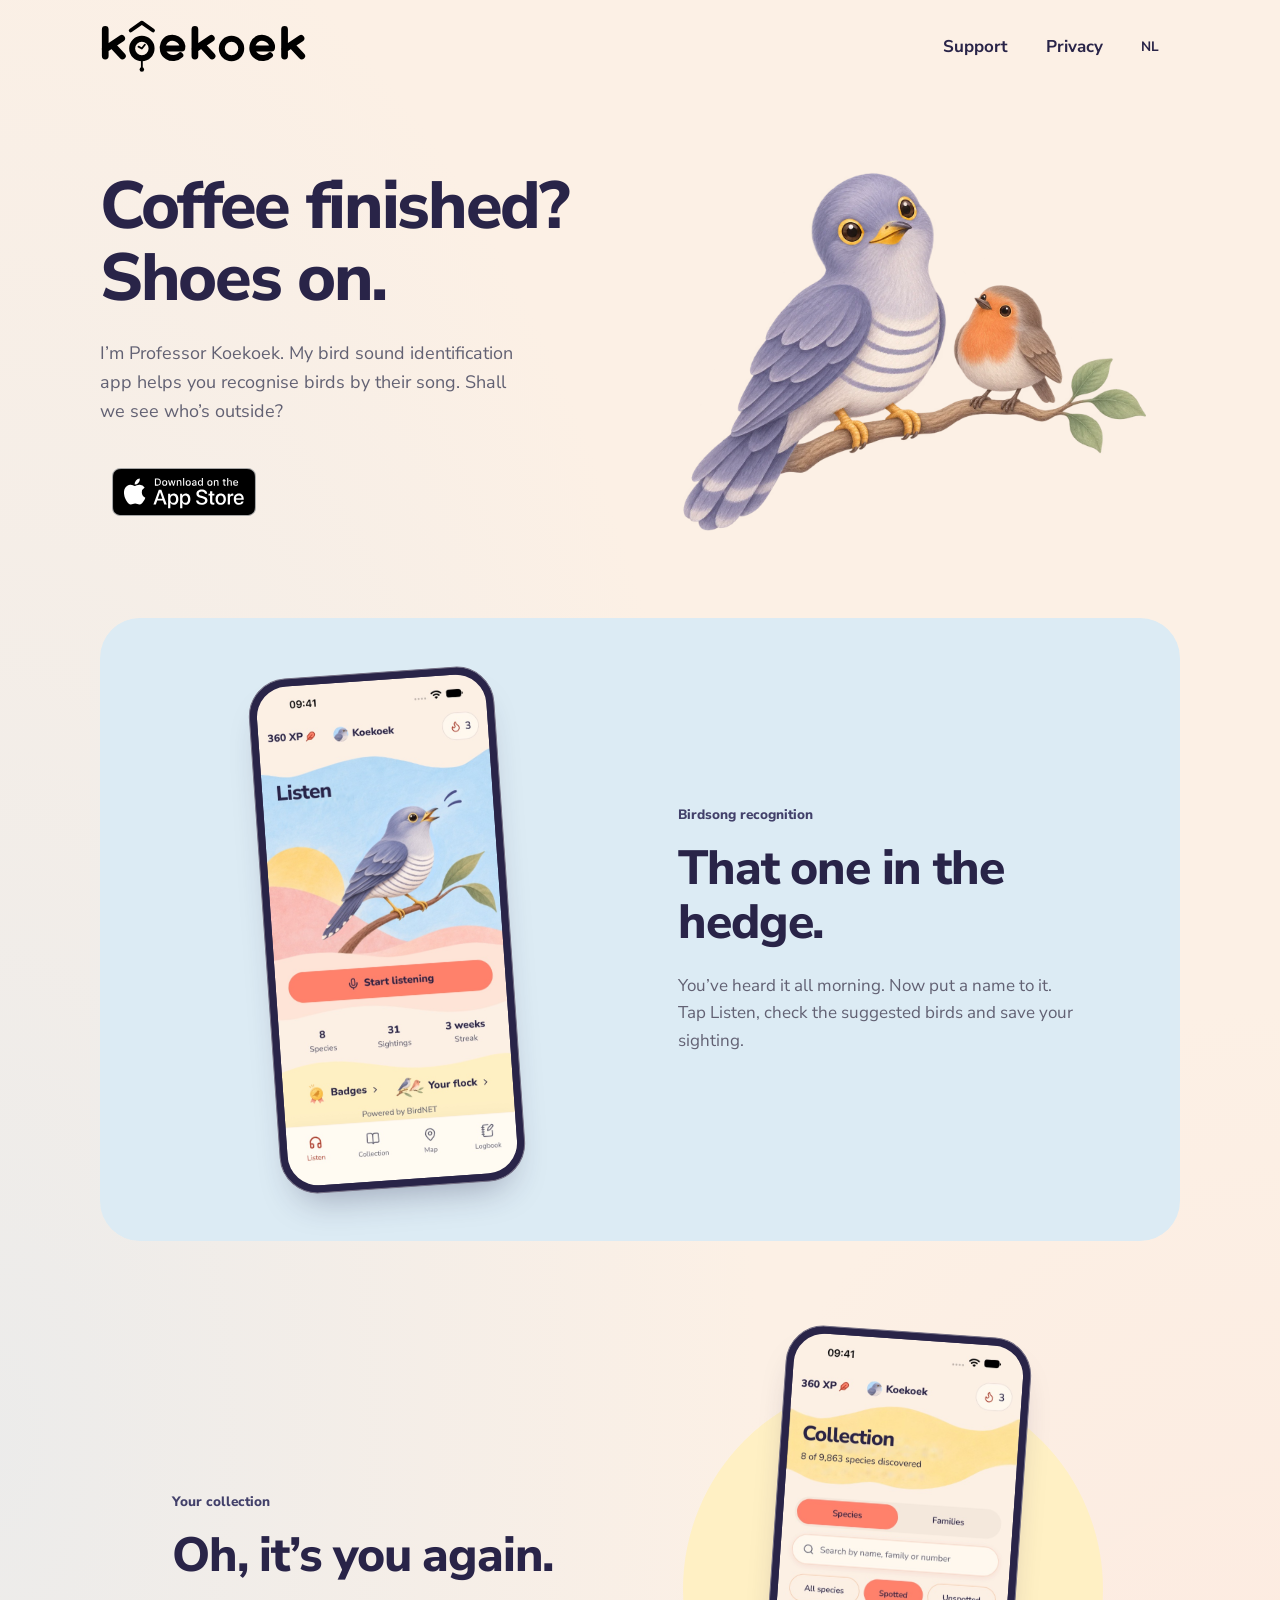
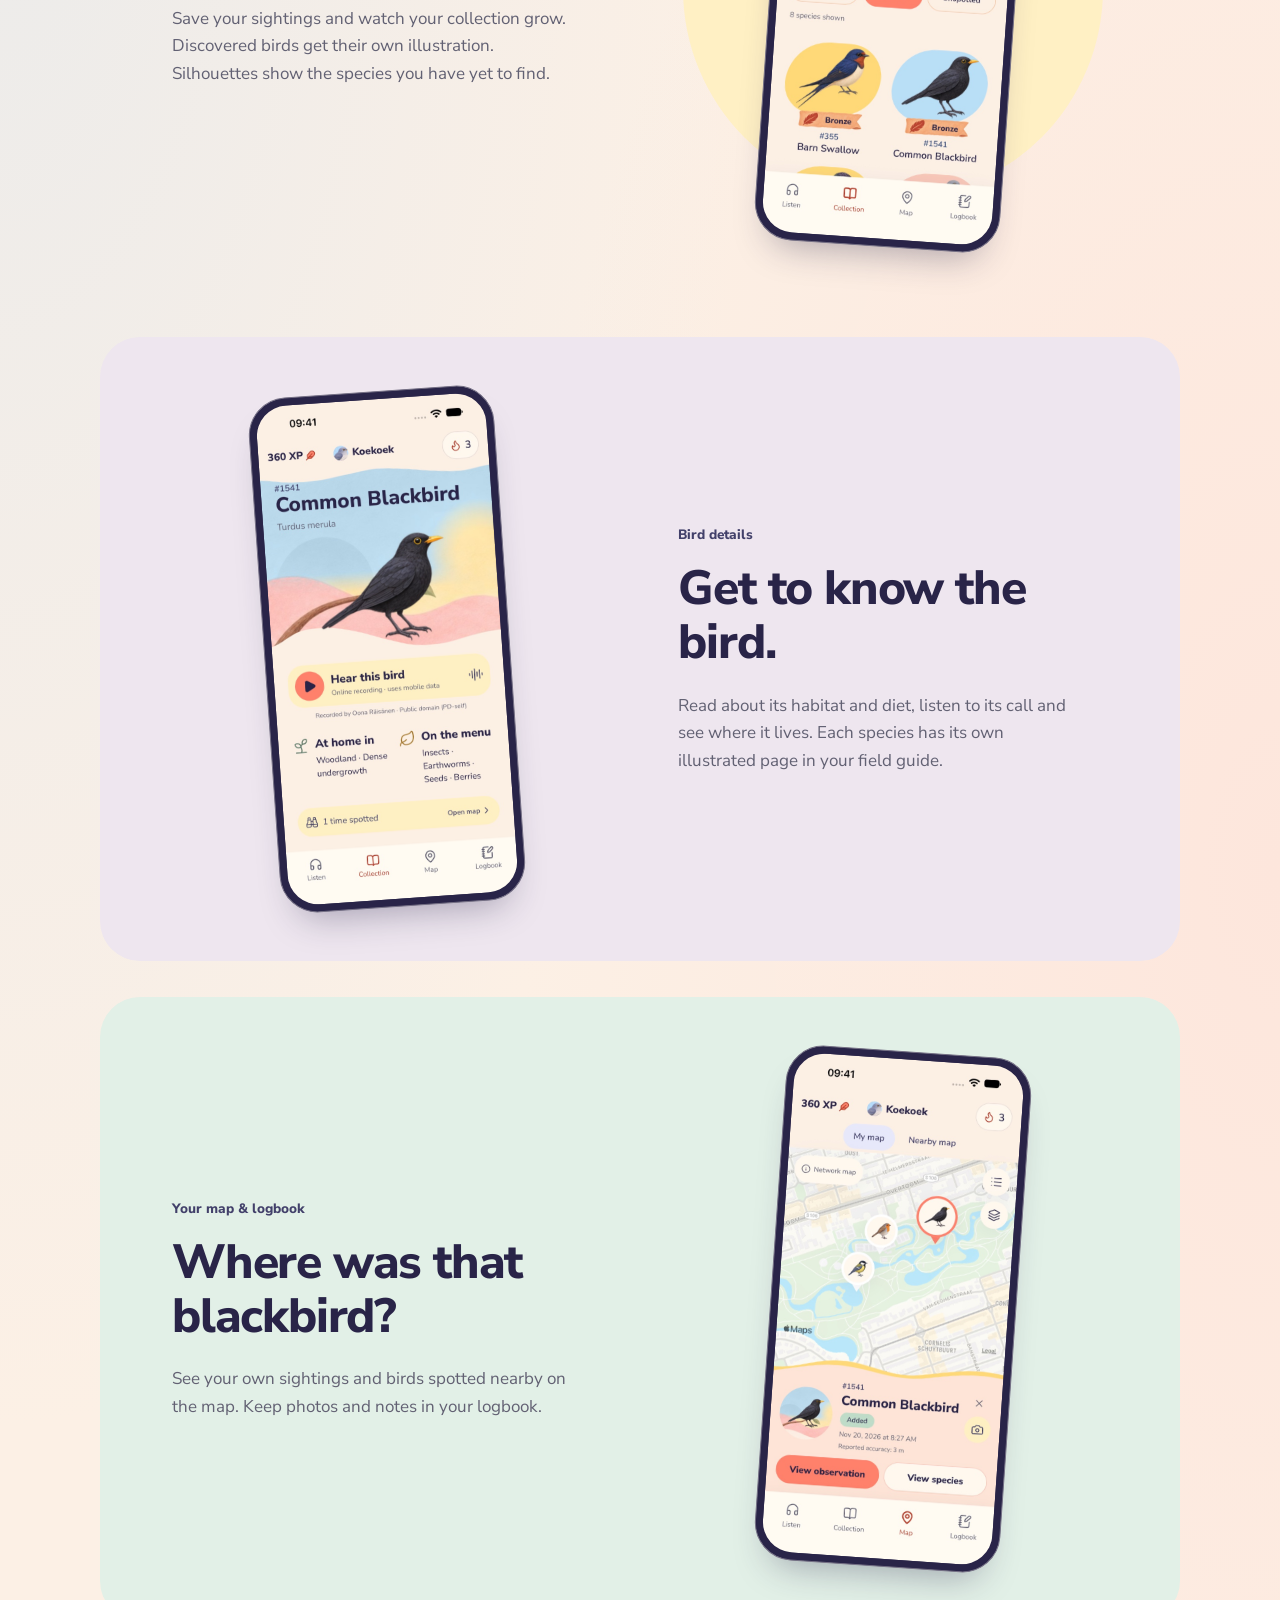
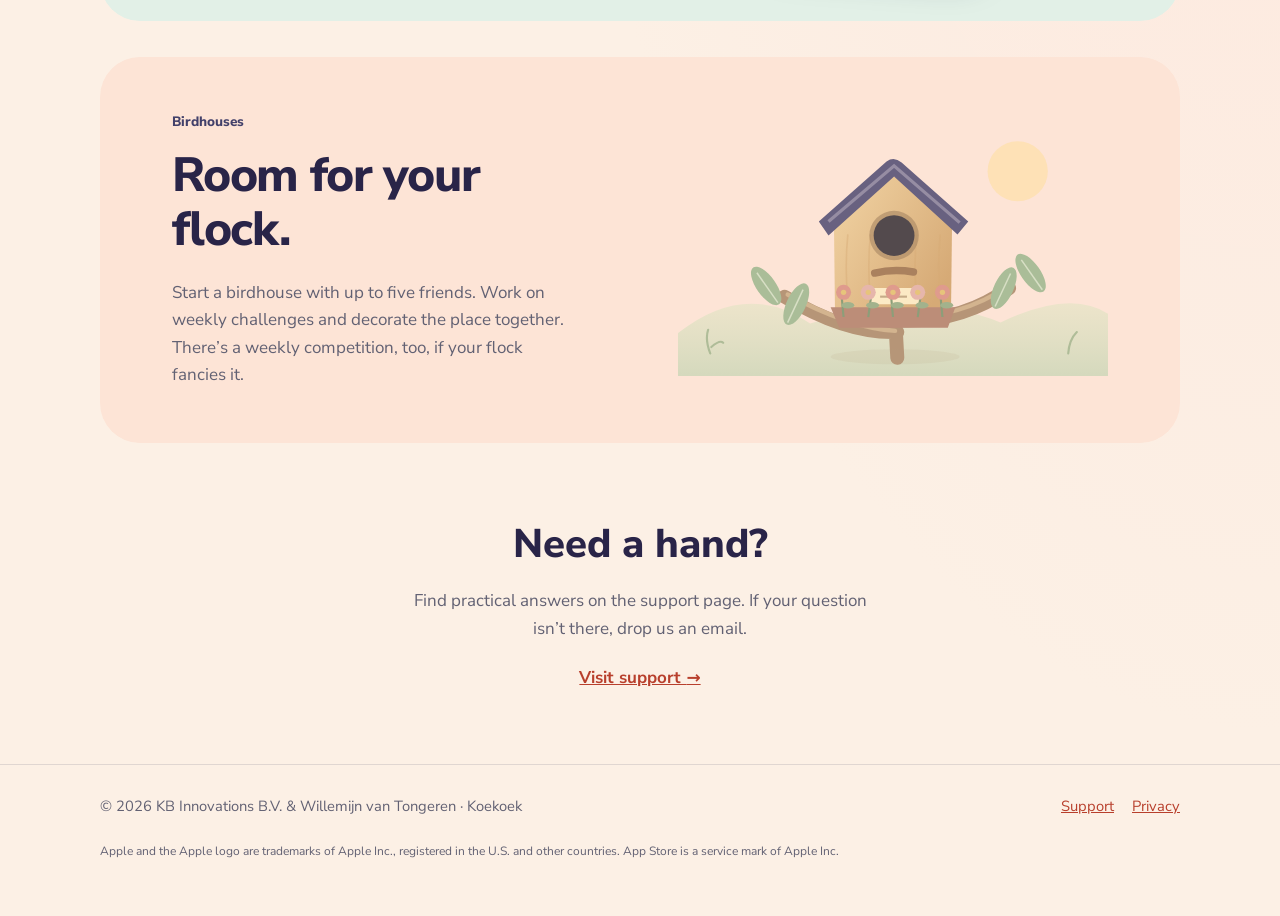
<file: index.html>
<!doctype html>
<html lang="en">
<head>
  <meta charset="utf-8">
  <meta name="viewport" content="width=device-width, initial-scale=1">
  <meta name="description" content="Identify birds by their song with Koekoek for iPhone. Explore an illustrated bird guide, grow your collection and save sightings in your personal map and journal.">
  <meta name="google-site-verification" content="uFy38neTs4CDeQjcP2WMVZZkWDocq8o_EN4hPaXrdE8">
  <meta name="theme-color" content="#FCF0E5">
  <title>Koekoek · Bird Sound Identification App for iPhone</title>
  <link rel="icon" href="assets/app-icon.png">
  <link rel="stylesheet" href="styles.css">
  <script src="locale.js" defer></script>
  <link rel="canonical" href="https://koekoekapp.com/">
  <link rel="alternate" hreflang="en" href="https://koekoekapp.com/">
  <link rel="alternate" hreflang="nl" href="https://koekoekapp.com/nl/">
  <link rel="alternate" hreflang="x-default" href="https://koekoekapp.com/">
  <meta name="apple-itunes-app" content="app-id=6829680066">
  <meta name="referrer" content="strict-origin-when-cross-origin">
  <meta property="og:type" content="website">
  <meta property="og:site_name" content="Koekoek">
  <meta property="og:title" content="Koekoek · Bird Sound Identification App for iPhone">
  <meta property="og:description" content="Identify birds by their song with Koekoek for iPhone. Explore an illustrated bird guide, grow your collection and save sightings in your personal map and journal.">
  <meta property="og:url" content="https://koekoekapp.com/">
  <meta property="og:locale" content="en_US">
  <meta property="og:locale:alternate" content="nl_NL">
  <meta property="og:image" content="https://koekoekapp.com/assets/koekoek-garden-hero.webp">
  <meta property="og:image:width" content="1536">
  <meta property="og:image:height" content="1024">
  <meta property="og:image:alt" content="Professor Koekoek and a robin on a leafy branch">
  <meta name="twitter:card" content="summary_large_image">
  <script type="application/ld+json">
{
  "@context": "https://schema.org",
  "@type": "WebSite",
  "name": "Koekoek",
  "alternateName": "Koekoek app",
  "url": "https://koekoekapp.com/",
  "inLanguage": [
    "en",
    "nl"
  ]
}
  </script>
  <meta name="koekoek-web-analytics" content="a0ad6fab3697454eadd23d260f0ae81c">
</head>
<body class="home-site">
  <header class="site-header site-shell">
    <a class="wordmark" href="./?lang=en"><img src="assets/koekoek-wordmark.svg" width="554" height="144" alt="Koekoek"></a>
    <nav class="site-nav" aria-label="Main navigation">
      <a href="support/?lang=en">Support</a>
      <a href="privacy/?lang=en">Privacy</a>
    <a href="nl/" hreflang="nl" lang="nl" aria-label="Nederlands" title="Nederlands">NL</a></nav>
  </header>

  <main class="site-shell">
    <section class="home-hero" aria-labelledby="welcome-title">
      <div class="home-welcome">
        <h1 id="welcome-title">Coffee finished?<br>Shoes on.</h1>
        <p class="hero-intro">I’m Professor Koekoek. My bird sound identification app helps you recognise birds by their song. Shall we see who’s outside?</p>
        <div class="actions">
          <a class="app-store-badge" href="https://apps.apple.com/app/id6829680066"><img src="assets/app-store-badge-en.svg" width="120" height="40" alt="Download Koekoek on the App Store"></a>
        </div>
      </div>
      <img class="home-illustration" src="assets/koekoek-garden-hero.webp" width="1536" height="1024" alt="The Koekoek bird and a robin together on a leafy branch." fetchpriority="high">
    </section>

    <section class="feature feature-listen" id="listen" aria-labelledby="listen-title">
      <div class="feature-visual">
        <div class="phone phone-left"><img src="assets/screens/listen.jpg" width="600" height="1304" alt="Koekoek’s Listen screen with its Start listening button." loading="lazy"></div>
      </div>
      <div class="feature-copy">
        <p class="feature-label">Birdsong recognition</p>
        <h2 id="listen-title">That one in the hedge.</h2>
        <p>You’ve heard it all morning. Now put a name to it. Tap Listen, check the suggested birds and save your sighting.</p>
      </div>
    </section>

    <section class="feature feature-collection" aria-labelledby="collection-title">
      <div class="feature-copy">
        <p class="feature-label">Your collection</p>
        <h2 id="collection-title">Oh, it’s you again.</h2>
        <p>Save your sightings and watch your collection grow. Discovered birds get their own illustration. Silhouettes show the species you have yet to find.</p>
      </div>
      <div class="feature-visual">
        <div class="phone phone-right"><img src="assets/screens/collection.jpg" width="600" height="1304" alt="A personal Koekoek collection showing illustrated Barn Swallow and Common Blackbird entries." loading="lazy"></div>
      </div>
    </section>

    <section class="feature feature-species" aria-labelledby="species-title">
      <div class="feature-visual">
        <div class="phone phone-left"><img src="assets/screens/species.jpg" width="600" height="1304" alt="The Common Blackbird detail page with its call, habitat and diet." loading="lazy"></div>
      </div>
      <div class="feature-copy">
        <p class="feature-label">Bird details</p>
        <h2 id="species-title">Get to know the bird.</h2>
        <p>Read about its habitat and diet, listen to its call and see where it lives. Each species has its own illustrated page in your field guide.</p>
      </div>
    </section>

    <section class="feature feature-map" aria-labelledby="map-title">
      <div class="feature-copy">
        <p class="feature-label">Your map &amp; logbook</p>
        <h2 id="map-title">Where was that blackbird?</h2>
        <p>See your own sightings and birds spotted nearby on the map. Keep photos and notes in your logbook.</p>
      </div>
      <div class="feature-visual">
        <div class="phone phone-right"><img src="assets/screens/map.jpg" width="600" height="1304" alt="Koekoek’s personal map with three saved bird sightings and an observation preview." loading="lazy"></div>
      </div>
    </section>

    <section class="feature feature-house" aria-labelledby="house-title">
      <div class="feature-copy">
        <p class="feature-label">Birdhouses</p>
        <h2 id="house-title">Room for your flock.</h2>
        <p>Start a birdhouse with up to five friends. Work on weekly challenges and decorate the place together. There’s a weekly competition, too, if your flock fancies it.</p>
      </div>
      <img class="house-art" src="assets/birdhouse.svg" width="400" height="235" alt="A wooden Koekoek birdhouse with a purple roof and a window box of flowers." loading="lazy">
    </section>
    <section class="home-closing">
      <h2>Need a hand?</h2>
      <p>Find practical answers on the support page. If your question isn’t there, drop us an email.</p>
      <a href="support/?lang=en">Visit support <span aria-hidden="true">→</span></a>
    </section>
  </main>

  <footer class="site-footer">
    <div class="site-shell footer-row">
      <div>© 2026 KB Innovations B.V. &amp; Willemijn van Tongeren · Koekoek</div>
      <div class="footer-links"><a href="support/?lang=en">Support</a><a href="privacy/?lang=en">Privacy</a></div>
    </div>
    <p class="site-shell trademark-note">Apple and the Apple logo are trademarks of Apple Inc., registered in the U.S. and other countries. App Store is a service mark of Apple Inc.</p>
  </footer>
</body>
</html>
</file>
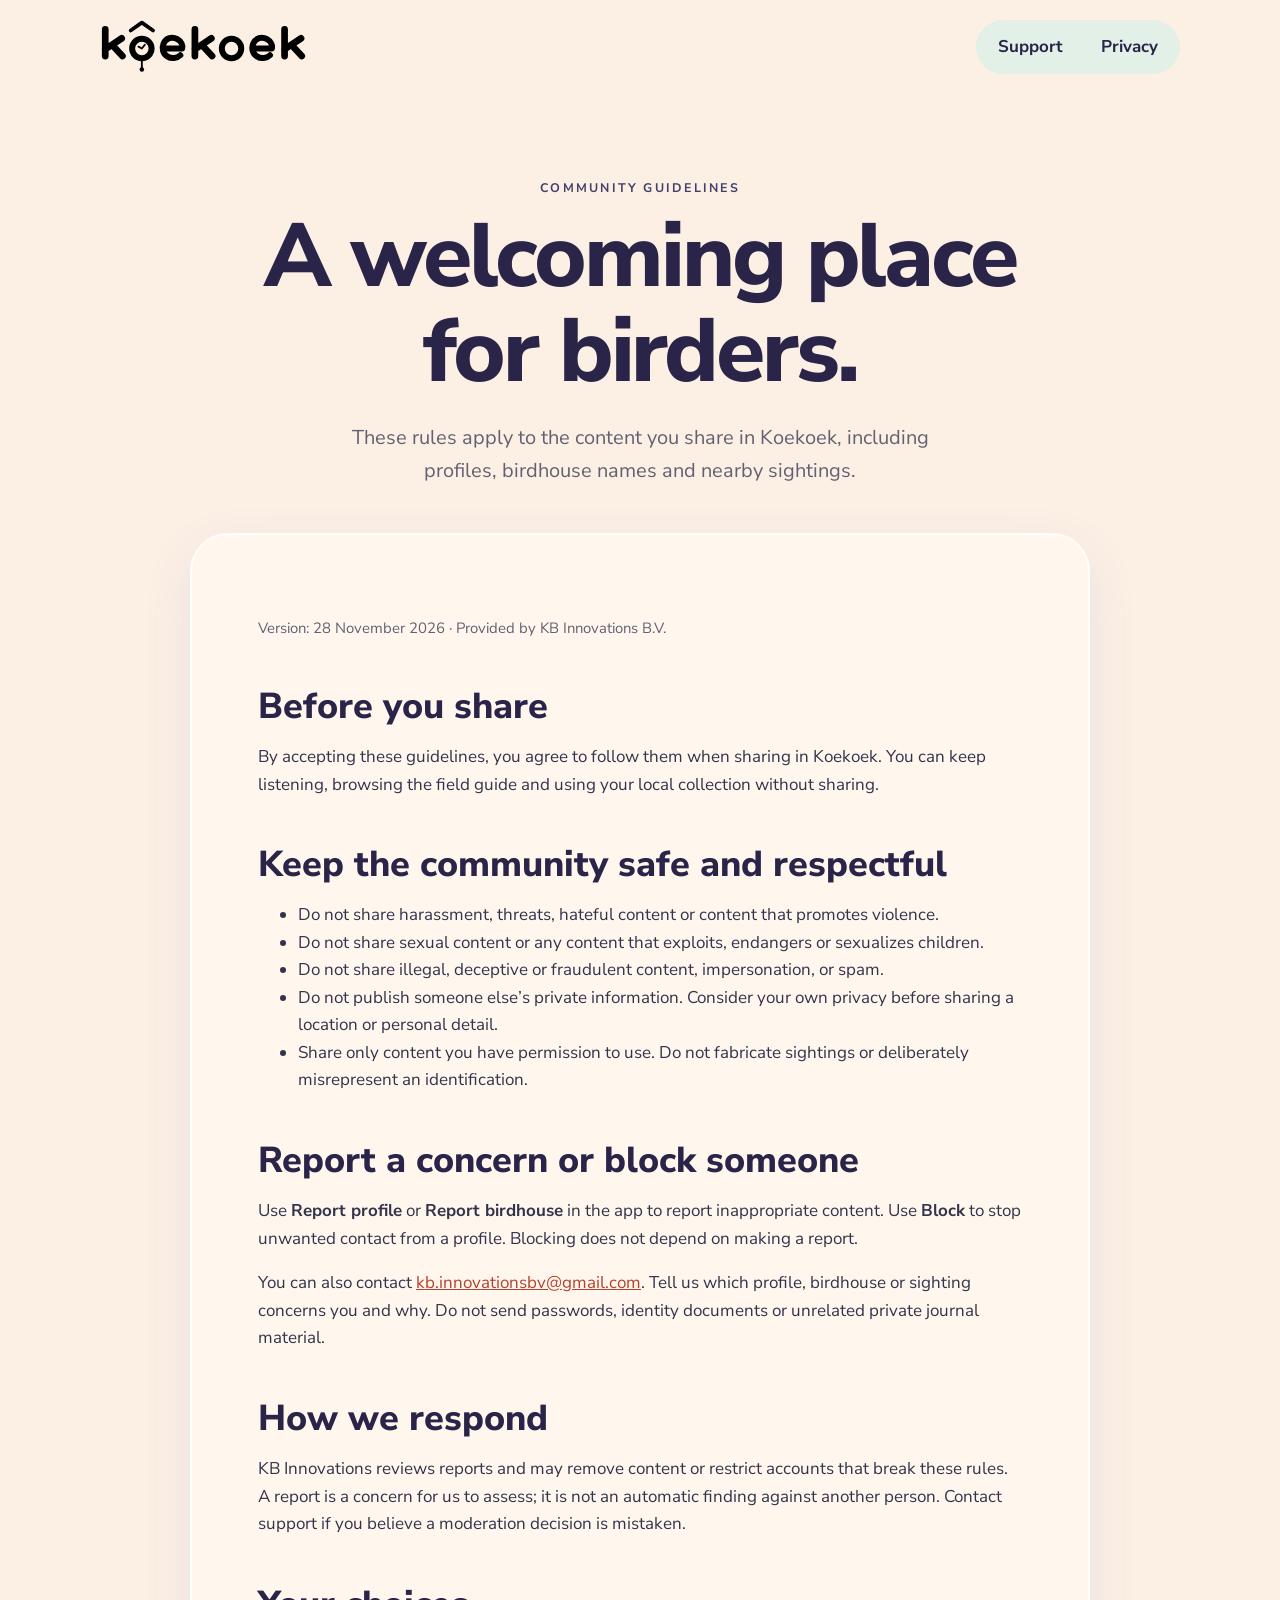
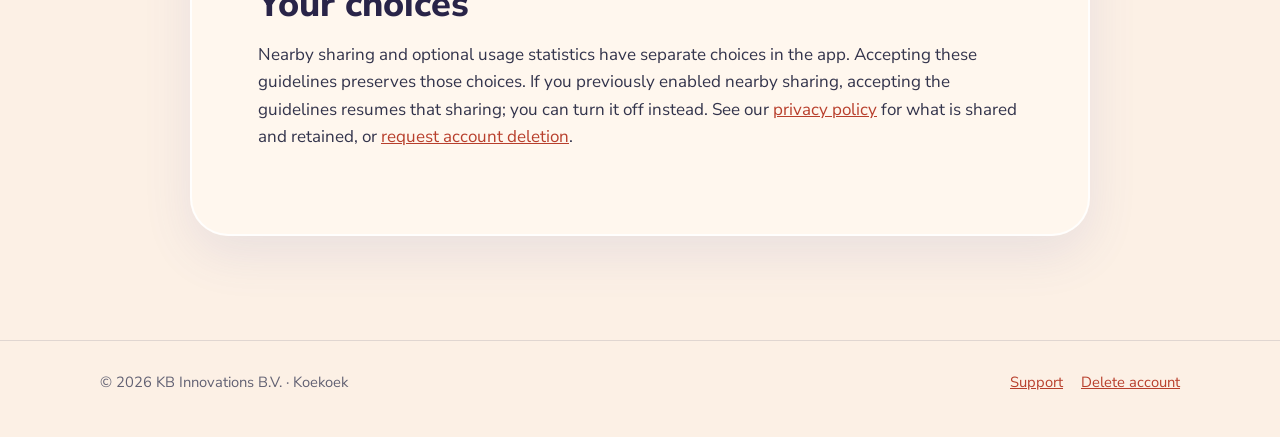
<file: community/index.html>
<!doctype html>
<html lang="en">
<head>
  <meta charset="utf-8">
  <meta name="viewport" content="width=device-width, initial-scale=1">
  <meta name="description" content="Community guidelines for sharing profiles, birdhouse names and nearby sightings in Koekoek.">
  <title>Koekoek Community Guidelines</title>
  <link rel="canonical" href="https://koekoekapp.com/community/">
  <link rel="icon" href="../assets/app-icon.png">
  <link rel="stylesheet" href="../styles.css">
</head>
<body>
  <header class="site-header site-shell">
    <a class="wordmark" href="../?lang=en"><img src="../assets/koekoek-wordmark.svg" width="554" height="144" alt="Koekoek"></a>
    <nav class="site-nav" aria-label="Main navigation"><a href="../support/?lang=en">Support</a><a href="../privacy/?lang=en">Privacy</a></nav>
  </header>
  <main class="site-shell">
    <header class="page-hero"><p class="eyebrow">Community guidelines</p><h1>A welcoming place for birders.</h1><p class="lead">These rules apply to the content you share in Koekoek, including profiles, birdhouse names and nearby sightings.</p></header>
    <article class="content-card">
      <p class="meta">Version: 28 November 2026 · Provided by KB Innovations B.V.</p>
      <h2>Before you share</h2>
      <p>By accepting these guidelines, you agree to follow them when sharing in Koekoek. You can keep listening, browsing the field guide and using your local collection without sharing.</p>
      <h2>Keep the community safe and respectful</h2>
      <ul>
        <li>Do not share harassment, threats, hateful content or content that promotes violence.</li>
        <li>Do not share sexual content or any content that exploits, endangers or sexualizes children.</li>
        <li>Do not share illegal, deceptive or fraudulent content, impersonation, or spam.</li>
        <li>Do not publish someone else’s private information. Consider your own privacy before sharing a location or personal detail.</li>
        <li>Share only content you have permission to use. Do not fabricate sightings or deliberately misrepresent an identification.</li>
      </ul>
      <h2>Report a concern or block someone</h2>
      <p>Use <strong>Report profile</strong> or <strong>Report birdhouse</strong> in the app to report inappropriate content. Use <strong>Block</strong> to stop unwanted contact from a profile. Blocking does not depend on making a report.</p>
      <p>You can also contact <a href="mailto:kb.innovationsbv@gmail.com?subject=Koekoek%20community%20report">kb.innovationsbv@gmail.com</a>. Tell us which profile, birdhouse or sighting concerns you and why. Do not send passwords, identity documents or unrelated private journal material.</p>
      <h2>How we respond</h2>
      <p>KB Innovations reviews reports and may remove content or restrict accounts that break these rules. A report is a concern for us to assess; it is not an automatic finding against another person. Contact support if you believe a moderation decision is mistaken.</p>
      <h2>Your choices</h2>
      <p>Nearby sharing and optional usage statistics have separate choices in the app. Accepting these guidelines preserves those choices. If you previously enabled nearby sharing, accepting the guidelines resumes that sharing; you can turn it off instead. See our <a href="../privacy/?lang=en">privacy policy</a> for what is shared and retained, or <a href="../delete-account/">request account deletion</a>.</p>
    </article>
  </main>
  <footer class="site-footer"><div class="site-shell footer-row"><div>© 2026 KB Innovations B.V. · Koekoek</div><div class="footer-links"><a href="../support/?lang=en">Support</a><a href="../delete-account/">Delete account</a></div></div></footer>
</body>
</html>
</file>
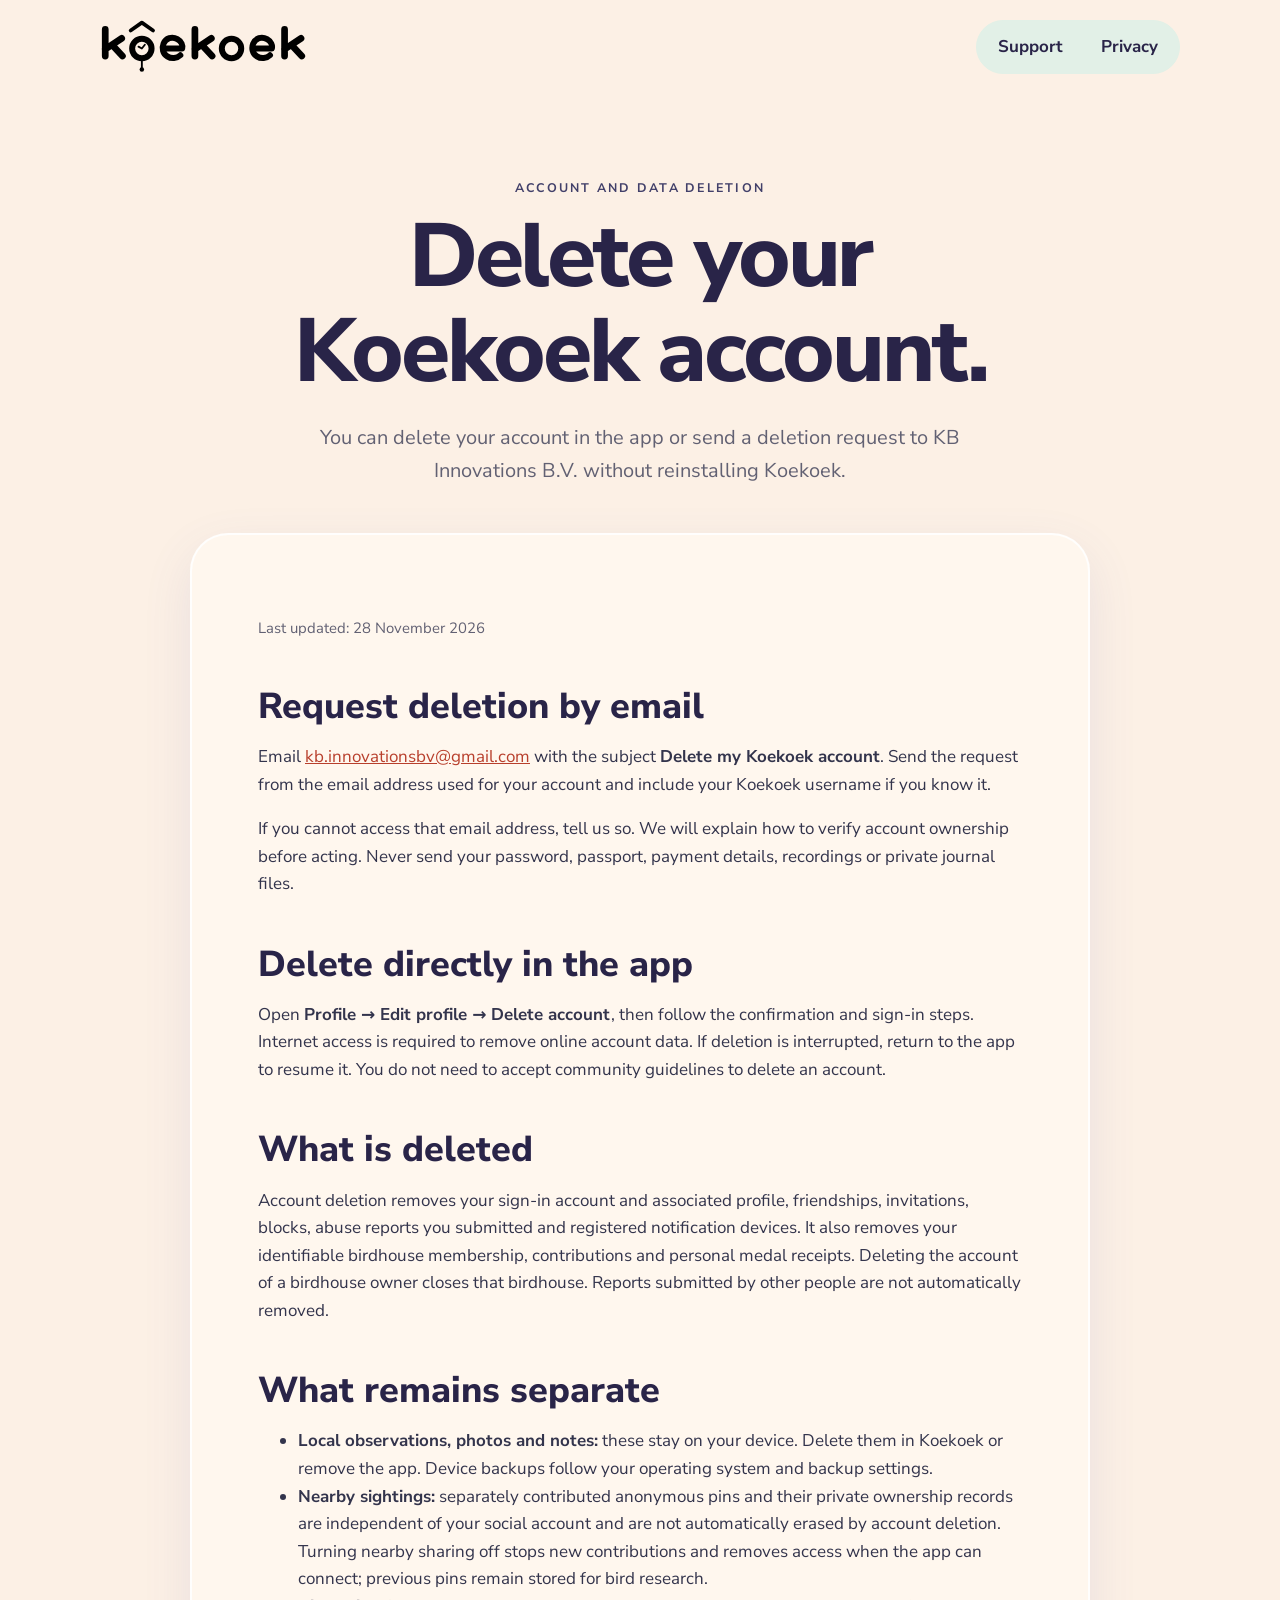
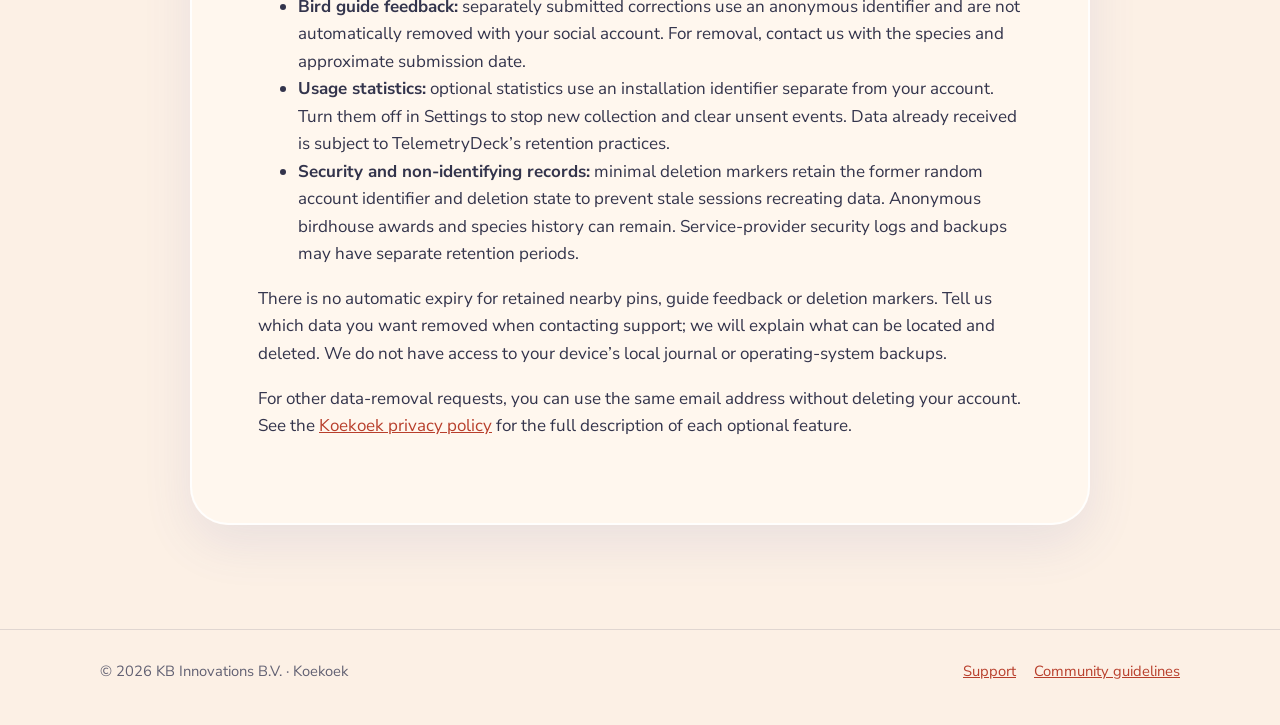
<file: delete-account/index.html>
<!doctype html>
<html lang="en">
<head>
  <meta charset="utf-8">
  <meta name="viewport" content="width=device-width, initial-scale=1">
  <meta name="description" content="Delete your Koekoek account in the app or request deletion from KB Innovations B.V. by email.">
  <title>Delete Your Koekoek Account</title>
  <link rel="canonical" href="https://koekoekapp.com/delete-account/">
  <link rel="icon" href="../assets/app-icon.png">
  <link rel="stylesheet" href="../styles.css">
</head>
<body>
  <header class="site-header site-shell">
    <a class="wordmark" href="../?lang=en"><img src="../assets/koekoek-wordmark.svg" width="554" height="144" alt="Koekoek"></a>
    <nav class="site-nav" aria-label="Main navigation"><a href="../support/?lang=en">Support</a><a href="../privacy/?lang=en">Privacy</a></nav>
  </header>
  <main class="site-shell">
    <header class="page-hero"><p class="eyebrow">Account and data deletion</p><h1>Delete your Koekoek account.</h1><p class="lead">You can delete your account in the app or send a deletion request to KB Innovations B.V. without reinstalling Koekoek.</p></header>
    <article class="content-card">
      <p class="meta">Last updated: 28 November 2026</p>
      <h2>Request deletion by email</h2>
      <p>Email <a href="mailto:kb.innovationsbv@gmail.com?subject=Delete%20my%20Koekoek%20account">kb.innovationsbv@gmail.com</a> with the subject <strong>Delete my Koekoek account</strong>. Send the request from the email address used for your account and include your Koekoek username if you know it.</p>
      <p>If you cannot access that email address, tell us so. We will explain how to verify account ownership before acting. Never send your password, passport, payment details, recordings or private journal files.</p>
      <h2>Delete directly in the app</h2>
      <p>Open <strong>Profile → Edit profile → Delete account</strong>, then follow the confirmation and sign-in steps. Internet access is required to remove online account data. If deletion is interrupted, return to the app to resume it. You do not need to accept community guidelines to delete an account.</p>
      <h2>What is deleted</h2>
      <p>Account deletion removes your sign-in account and associated profile, friendships, invitations, blocks, abuse reports you submitted and registered notification devices. It also removes your identifiable birdhouse membership, contributions and personal medal receipts. Deleting the account of a birdhouse owner closes that birdhouse. Reports submitted by other people are not automatically removed.</p>
      <h2>What remains separate</h2>
      <ul>
        <li><strong>Local observations, photos and notes:</strong> these stay on your device. Delete them in Koekoek or remove the app. Device backups follow your operating system and backup settings.</li>
        <li><strong>Nearby sightings:</strong> separately contributed anonymous pins and their private ownership records are independent of your social account and are not automatically erased by account deletion. Turning nearby sharing off stops new contributions and removes access when the app can connect; previous pins remain stored for bird research.</li>
        <li><strong>Bird guide feedback:</strong> separately submitted corrections use an anonymous identifier and are not automatically removed with your social account. For removal, contact us with the species and approximate submission date.</li>
        <li><strong>Usage statistics:</strong> optional statistics use an installation identifier separate from your account. Turn them off in Settings to stop new collection and clear unsent events. Data already received is subject to TelemetryDeck’s retention practices.</li>
        <li><strong>Security and non-identifying records:</strong> minimal deletion markers retain the former random account identifier and deletion state to prevent stale sessions recreating data. Anonymous birdhouse awards and species history can remain. Service-provider security logs and backups may have separate retention periods.</li>
      </ul>
      <p>There is no automatic expiry for retained nearby pins, guide feedback or deletion markers. Tell us which data you want removed when contacting support; we will explain what can be located and deleted. We do not have access to your device’s local journal or operating-system backups.</p>
      <p>For other data-removal requests, you can use the same email address without deleting your account. See the <a href="../privacy/?lang=en">Koekoek privacy policy</a> for the full description of each optional feature.</p>
    </article>
  </main>
  <footer class="site-footer"><div class="site-shell footer-row"><div>© 2026 KB Innovations B.V. · Koekoek</div><div class="footer-links"><a href="../support/?lang=en">Support</a><a href="../community/">Community guidelines</a></div></div></footer>
</body>
</html>
</file>
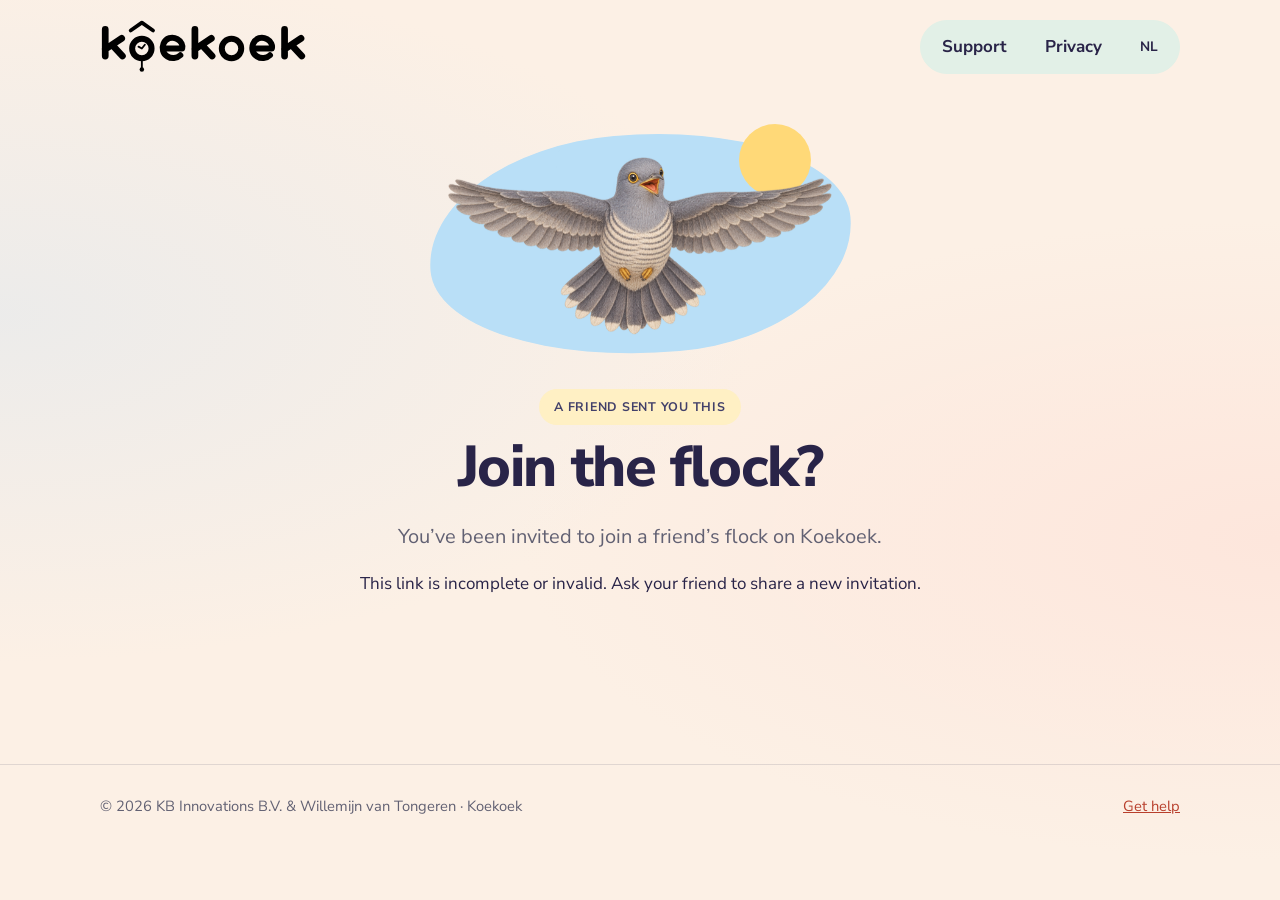
<file: invite/index.html>
<!doctype html>
<html lang="en">
<head>
  <meta charset="utf-8">
  <meta name="viewport" content="width=device-width, initial-scale=1">
  <meta name="referrer" content="no-referrer">
  <meta name="robots" content="noindex, nofollow">
  <meta http-equiv="Content-Security-Policy" content="default-src 'none'; script-src 'self'; style-src 'self'; img-src 'self'; font-src 'self'; connect-src 'none'; base-uri 'none'; form-action 'none'">
  <meta name="theme-color" content="#FCF0E5">
  <title>You’re invited · Koekoek</title>
  <link rel="icon" href="../assets/app-icon.png">
  <link rel="stylesheet" href="../styles.css">
  <script src="invite.js" defer></script>
  <link rel="alternate" hreflang="en" href="./">
  <link rel="alternate" hreflang="nl" href="../nl/invite/">
  <script src="../locale.js" defer></script>
</head>
<body class="invitation-site">
  <header class="site-header site-shell">
    <a class="wordmark" href="../?lang=en"><img src="../assets/koekoek-wordmark.svg" width="554" height="144" alt="Koekoek"></a>
    <nav class="site-nav" aria-label="Main navigation"><a href="../support/?lang=en">Support</a><a href="../privacy/?lang=en">Privacy</a><a href="../nl/invite/" hreflang="nl" lang="nl" aria-label="Nederlands" title="Nederlands">NL</a></nav>
  </header>
  <main class="site-shell invite-page">
    <section class="page-hero">
      <div class="invite-art"><img class="invite-bird" src="../assets/professor-flock.png" width="640" height="328" alt=""></div>
      <p class="eyebrow">A friend sent you this</p>
      <h1>Join the flock?</h1>
      <p class="hero-intro">You’ve been invited to join a friend’s flock on Koekoek.</p>
      <div id="invitation" hidden>
        <p><a id="open-app" class="button">Open Koekoek</a></p>
        <p>Sign in or create a profile, then accept the invitation in the app.</p>
        <details class="invite-help">
          <summary>App not opening?</summary>
          <p>Open Koekoek, go to Your flock → Add friends → Enter invite code, and paste this code.</p>
          <p><code id="invite-code"></code></p>
          <button id="copy-code" class="button" type="button">Copy invite code</button>
          <p id="copy-status" role="status"></p>
          <p>Don’t have Koekoek yet? Ask your friend for the current installation link. Keep this invitation and open it again after installing.</p>
        </details>
        <p class="invite-note">For one friend, valid for seven days.</p>
      </div>
      <p id="invalid-invite" role="status">This link is incomplete or invalid. Ask your friend to share a new invitation.</p>
      <noscript><p>Enable JavaScript to open the invitation, or paste the invitation link into Your flock → Add friends in Koekoek.</p></noscript>
    </section>
  </main>
  <footer class="site-footer"><div class="site-shell footer-row"><div>© 2026 KB Innovations B.V. &amp; Willemijn van Tongeren · Koekoek</div><a href="../support/?lang=en">Get help</a></div></footer>
</body>
</html>
</file>
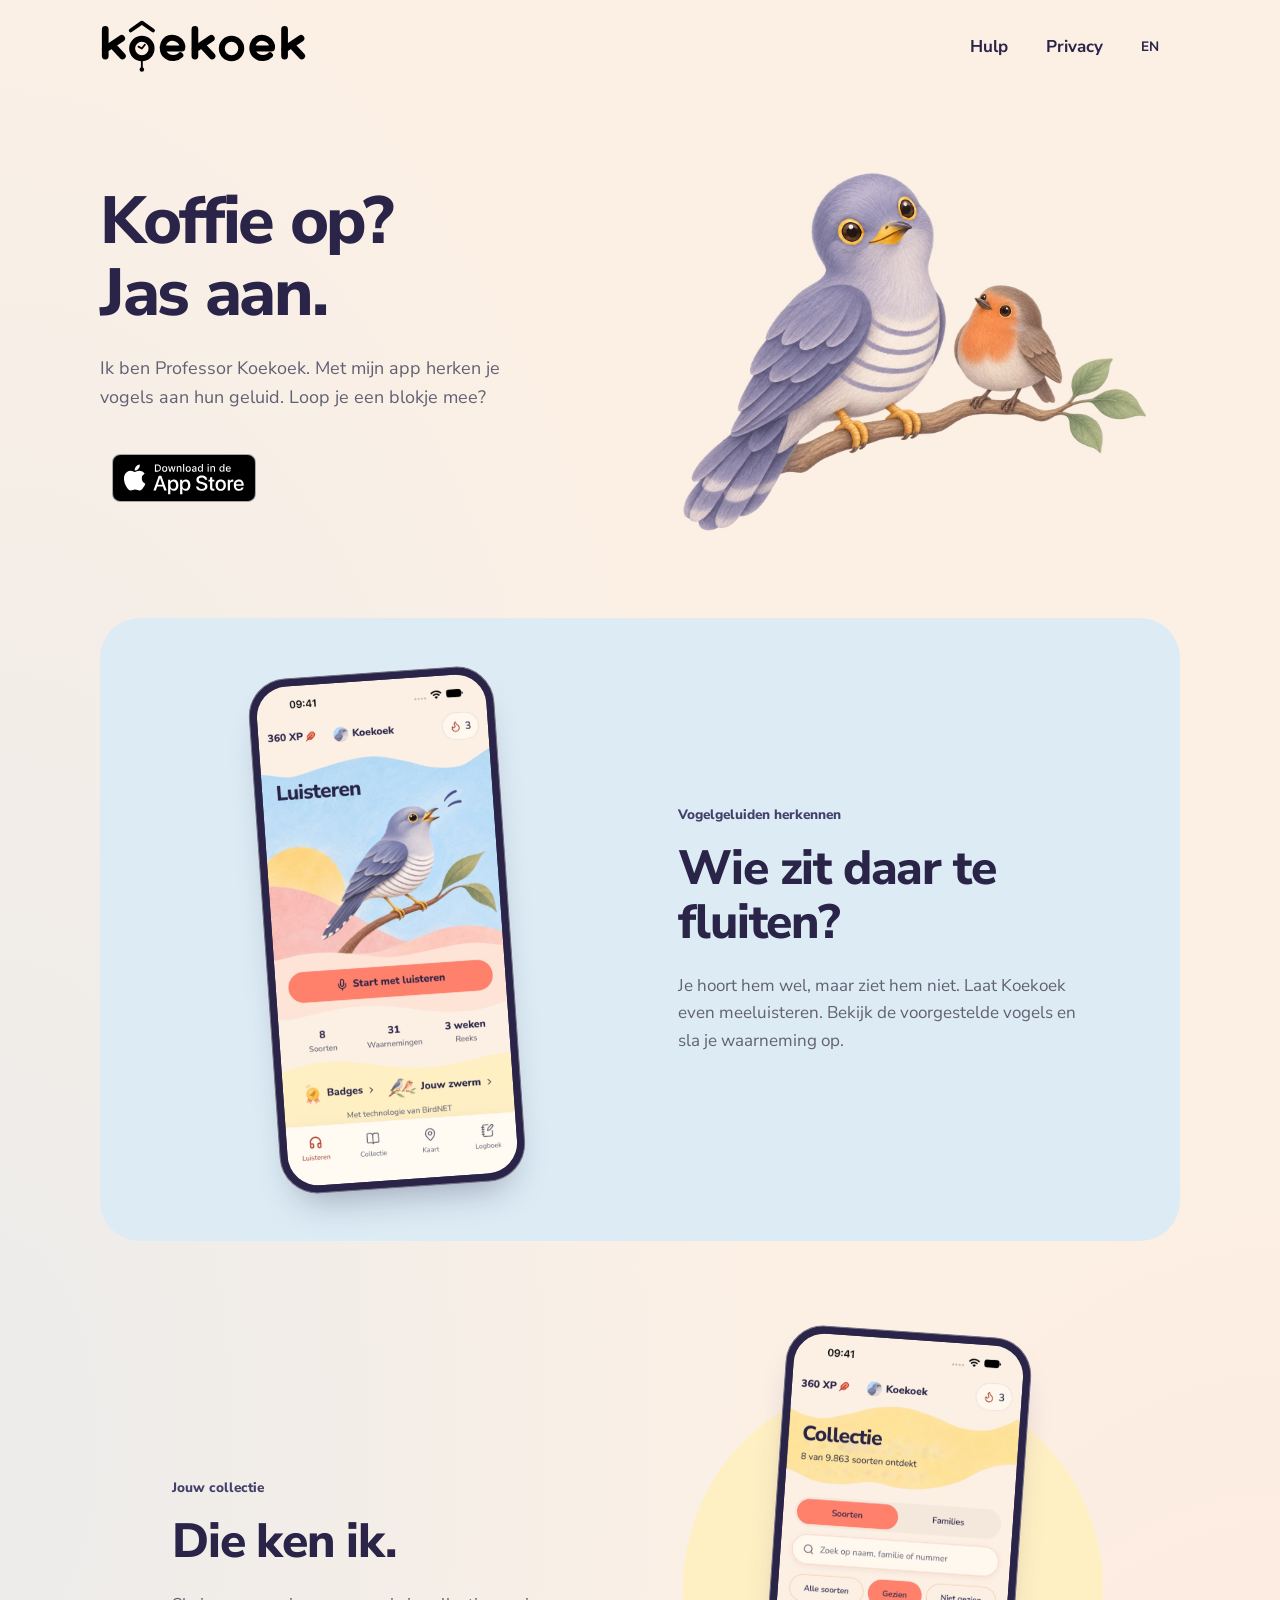
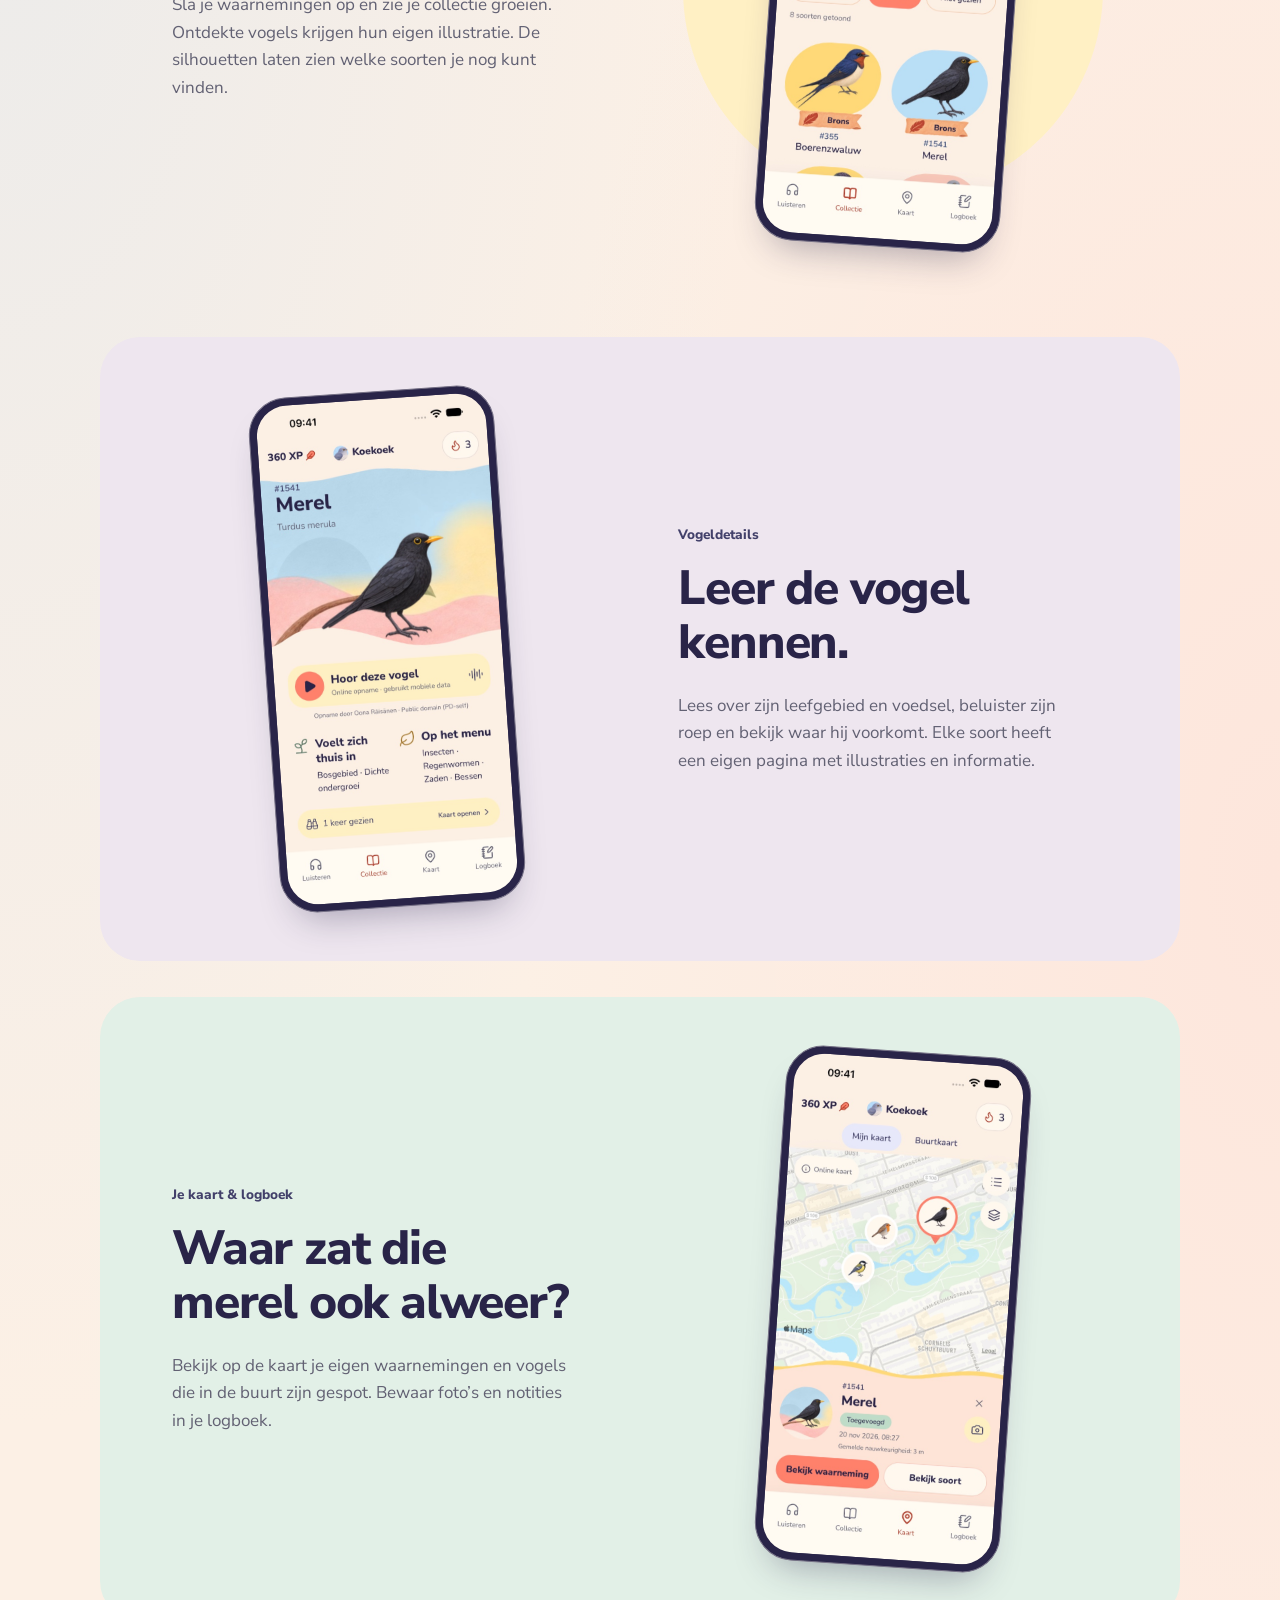
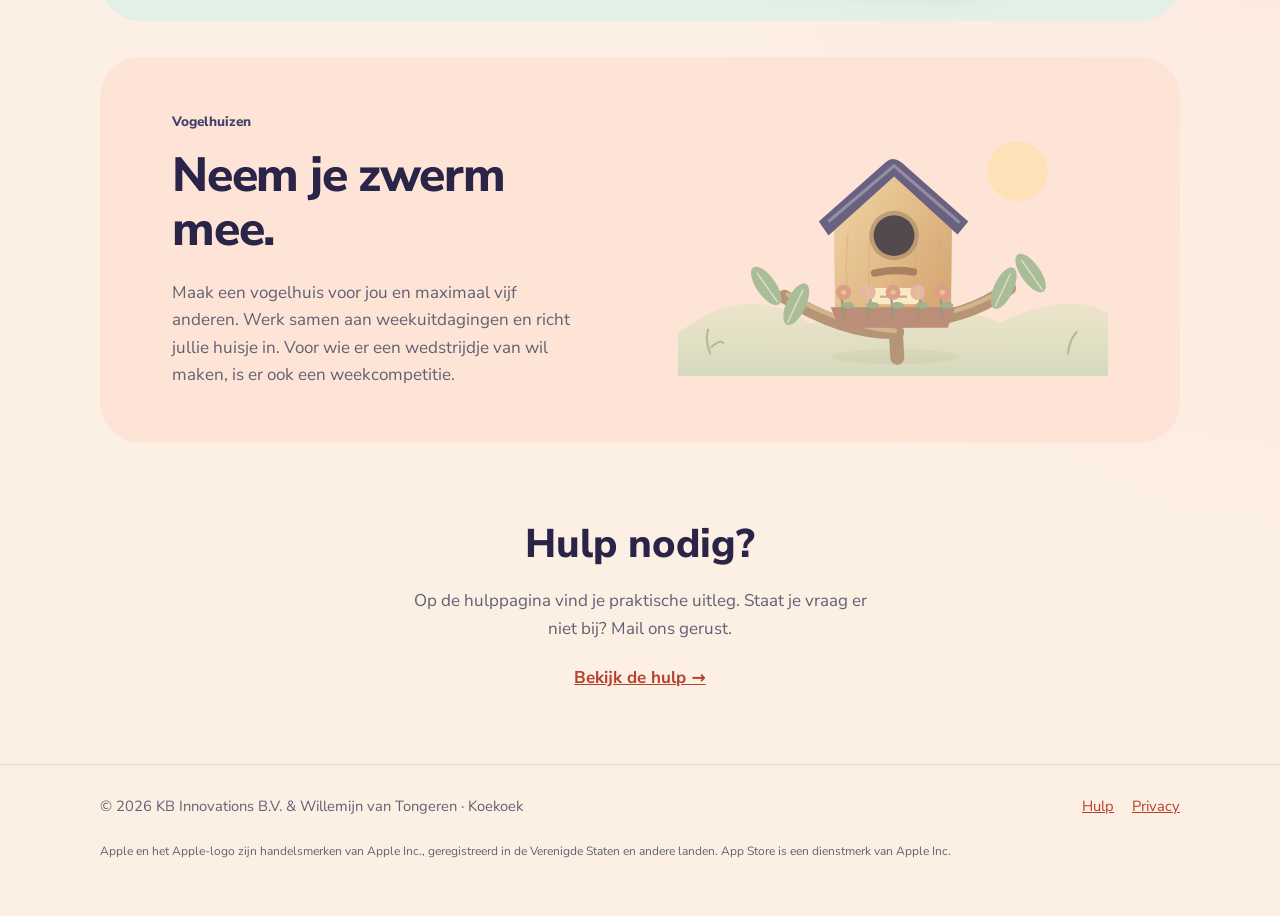
<file: nl/index.html>
<!doctype html>
<html lang="nl">
<head>
  <meta charset="utf-8">
  <meta name="viewport" content="width=device-width, initial-scale=1">
  <meta name="description" content="Herken vogels aan hun geluid met Koekoek voor iPhone. Ontdek de vogelgids, vul je collectie en bewaar waarnemingen op je persoonlijke kaart en in je vogelboek.">
  <meta name="google-site-verification" content="uFy38neTs4CDeQjcP2WMVZZkWDocq8o_EN4hPaXrdE8">
  <meta name="theme-color" content="#FCF0E5">
  <title>Koekoek · Vogels herkennen aan geluid met je iPhone</title>
  <link rel="icon" href="../assets/app-icon.png">
  <link rel="stylesheet" href="../styles.css">
  <script src="../locale.js" defer></script>
  <link rel="canonical" href="https://koekoekapp.com/nl/">
  <link rel="alternate" hreflang="en" href="https://koekoekapp.com/">
  <link rel="alternate" hreflang="nl" href="https://koekoekapp.com/nl/">
  <link rel="alternate" hreflang="x-default" href="https://koekoekapp.com/">
  <meta name="apple-itunes-app" content="app-id=6829680066">
  <meta name="referrer" content="strict-origin-when-cross-origin">
  <meta property="og:type" content="website">
  <meta property="og:site_name" content="Koekoek">
  <meta property="og:title" content="Koekoek · Vogels herkennen aan geluid met je iPhone">
  <meta property="og:description" content="Herken vogels aan hun geluid met Koekoek voor iPhone. Ontdek de vogelgids, vul je collectie en bewaar waarnemingen op je persoonlijke kaart en in je vogelboek.">
  <meta property="og:url" content="https://koekoekapp.com/nl/">
  <meta property="og:locale" content="nl_NL">
  <meta property="og:locale:alternate" content="en_US">
  <meta property="og:image" content="https://koekoekapp.com/assets/koekoek-garden-hero.webp">
  <meta property="og:image:width" content="1536">
  <meta property="og:image:height" content="1024">
  <meta property="og:image:alt" content="Professor Koekoek en een roodborstje op een tak">
  <meta name="twitter:card" content="summary_large_image">
  <script type="application/ld+json">
{
  "@context": "https://schema.org",
  "@type": "WebSite",
  "name": "Koekoek",
  "alternateName": "Koekoek app",
  "url": "https://koekoekapp.com/",
  "inLanguage": [
    "en",
    "nl"
  ]
}
  </script>
  <meta name="koekoek-web-analytics" content="a0ad6fab3697454eadd23d260f0ae81c">
</head>
<body class="home-site">
  <header class="site-header site-shell">
    <a class="wordmark" href="./"><img src="../assets/koekoek-wordmark.svg" width="554" height="144" alt="Koekoek"></a>
    <nav class="site-nav" aria-label="Hoofdnavigatie">
      <a href="support/">Hulp</a>
      <a href="privacy/">Privacy</a>
    <a href="../?lang=en" hreflang="en" lang="en" aria-label="English" title="English">EN</a></nav>
  </header>

  <main class="site-shell">
    <section class="home-hero" aria-labelledby="welcome-title">
      <div class="home-welcome">
        <h1 id="welcome-title">Koffie op?<br>Jas aan.</h1>
        <p class="hero-intro">Ik ben Professor Koekoek. Met mijn app herken je vogels aan hun geluid. Loop je een blokje mee?</p>
        <div class="actions">
          <a class="app-store-badge" href="https://apps.apple.com/app/id6829680066"><img src="../assets/app-store-badge-nl.svg" width="120" height="40" alt="Download Koekoek in de App Store"></a>
        </div>
      </div>
      <img class="home-illustration" src="../assets/koekoek-garden-hero.webp" width="1536" height="1024" alt="De Koekoek-vogel en een roodborstje samen op een tak." fetchpriority="high">
    </section>

    <section class="feature feature-listen" id="listen" aria-labelledby="listen-title">
      <div class="feature-visual">
        <div class="phone phone-left"><img src="../assets/screens/listen-nl.jpg" width="600" height="1304" alt="Het Luisteren-scherm van Koekoek met de knop Start luisteren." loading="lazy"></div>
      </div>
      <div class="feature-copy">
        <p class="feature-label">Vogelgeluiden herkennen</p>
        <h2 id="listen-title">Wie zit daar te fluiten?</h2>
        <p>Je hoort hem wel, maar ziet hem niet. Laat Koekoek even meeluisteren. Bekijk de voorgestelde vogels en sla je waarneming op.</p>
      </div>
    </section>

    <section class="feature feature-collection" aria-labelledby="collection-title">
      <div class="feature-copy">
        <p class="feature-label">Jouw collectie</p>
        <h2 id="collection-title">Die ken ik.</h2>
        <p>Sla je waarnemingen op en zie je collectie groeien. Ontdekte vogels krijgen hun eigen illustratie. De silhouetten laten zien welke soorten je nog kunt vinden.</p>
      </div>
      <div class="feature-visual">
        <div class="phone phone-right"><img src="../assets/screens/collection-nl.jpg" width="600" height="1304" alt="Een persoonlijke Koekoek-collectie met illustraties van de boerenzwaluw en merel." loading="lazy"></div>
      </div>
    </section>

    <section class="feature feature-species" aria-labelledby="species-title">
      <div class="feature-visual">
        <div class="phone phone-left"><img src="../assets/screens/species-nl.jpg" width="600" height="1304" alt="De detailpagina van de merel met zijn roep, leefgebied en voedsel." loading="lazy"></div>
      </div>
      <div class="feature-copy">
        <p class="feature-label">Vogeldetails</p>
        <h2 id="species-title">Leer de vogel kennen.</h2>
        <p>Lees over zijn leefgebied en voedsel, beluister zijn roep en bekijk waar hij voorkomt. Elke soort heeft een eigen pagina met illustraties en informatie.</p>
      </div>
    </section>

    <section class="feature feature-map" aria-labelledby="map-title">
      <div class="feature-copy">
        <p class="feature-label">Je kaart &amp; logboek</p>
        <h2 id="map-title">Waar zat die merel ook alweer?</h2>
        <p>Bekijk op de kaart je eigen waarnemingen en vogels die in de buurt zijn gespot. Bewaar foto’s en notities in je logboek.</p>
      </div>
      <div class="feature-visual">
        <div class="phone phone-right"><img src="../assets/screens/map-nl.jpg" width="600" height="1304" alt="De persoonlijke kaart van Koekoek met drie opgeslagen vogels en de details van een waarneming." loading="lazy"></div>
      </div>
    </section>

    <section class="feature feature-house" aria-labelledby="house-title">
      <div class="feature-copy">
        <p class="feature-label">Vogelhuizen</p>
        <h2 id="house-title">Neem je zwerm mee.</h2>
        <p>Maak een vogelhuis voor jou en maximaal vijf anderen. Werk samen aan weekuitdagingen en richt jullie huisje in. Voor wie er een wedstrijdje van wil maken, is er ook een weekcompetitie.</p>
      </div>
      <img class="house-art" src="../assets/birdhouse.svg" width="400" height="235" alt="Een houten Koekoek-vogelhuis met een paars dak en een bloembak." loading="lazy">
    </section>
    <section class="home-closing">
      <h2>Hulp nodig?</h2>
      <p>Op de hulppagina vind je praktische uitleg. Staat je vraag er niet bij? Mail ons gerust.</p>
      <a href="support/">Bekijk de hulp <span aria-hidden="true">→</span></a>
    </section>
  </main>

  <footer class="site-footer">
    <div class="site-shell footer-row">
      <div>© 2026 KB Innovations B.V. &amp; Willemijn van Tongeren · Koekoek</div>
      <div class="footer-links"><a href="support/">Hulp</a><a href="privacy/">Privacy</a></div>
    </div>
    <p class="site-shell trademark-note">Apple en het Apple-logo zijn handelsmerken van Apple Inc., geregistreerd in de Verenigde Staten en andere landen. App Store is een dienstmerk van Apple Inc.</p>
  </footer>
</body>
</html>
</file>
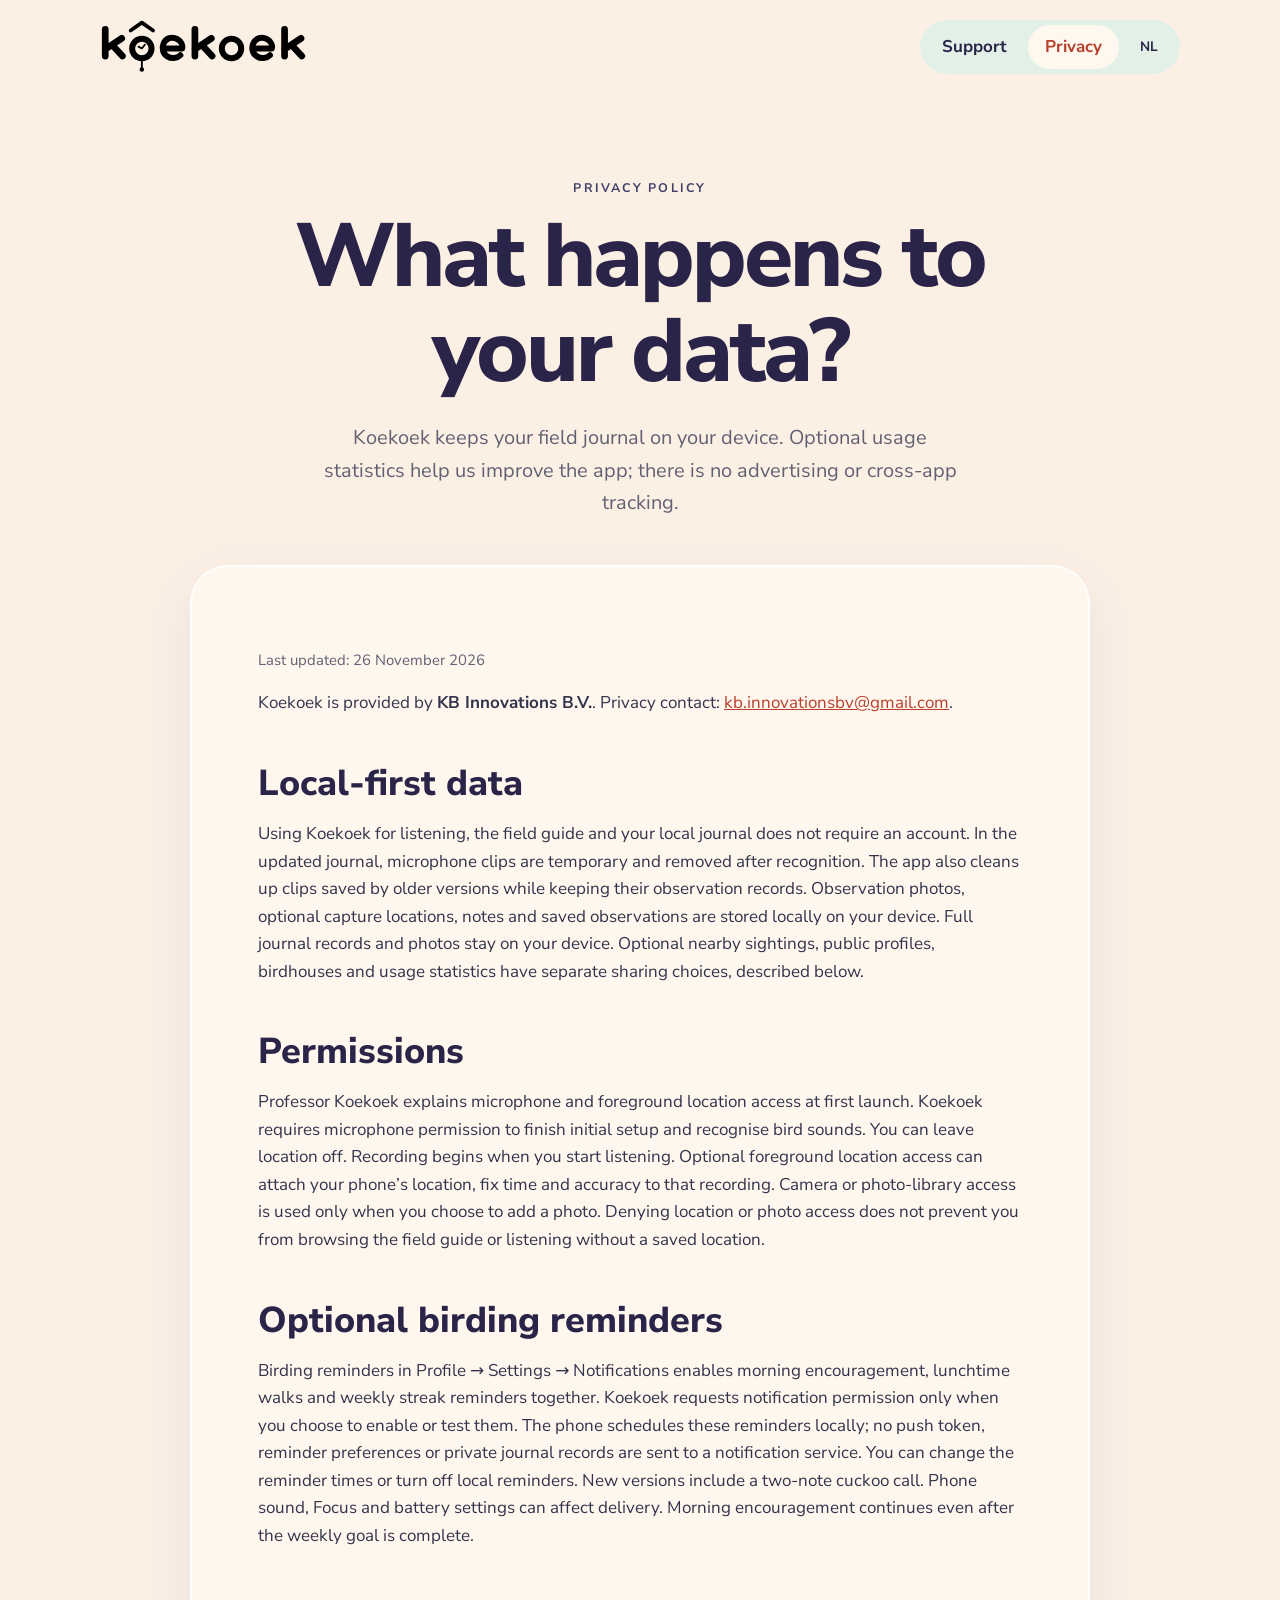
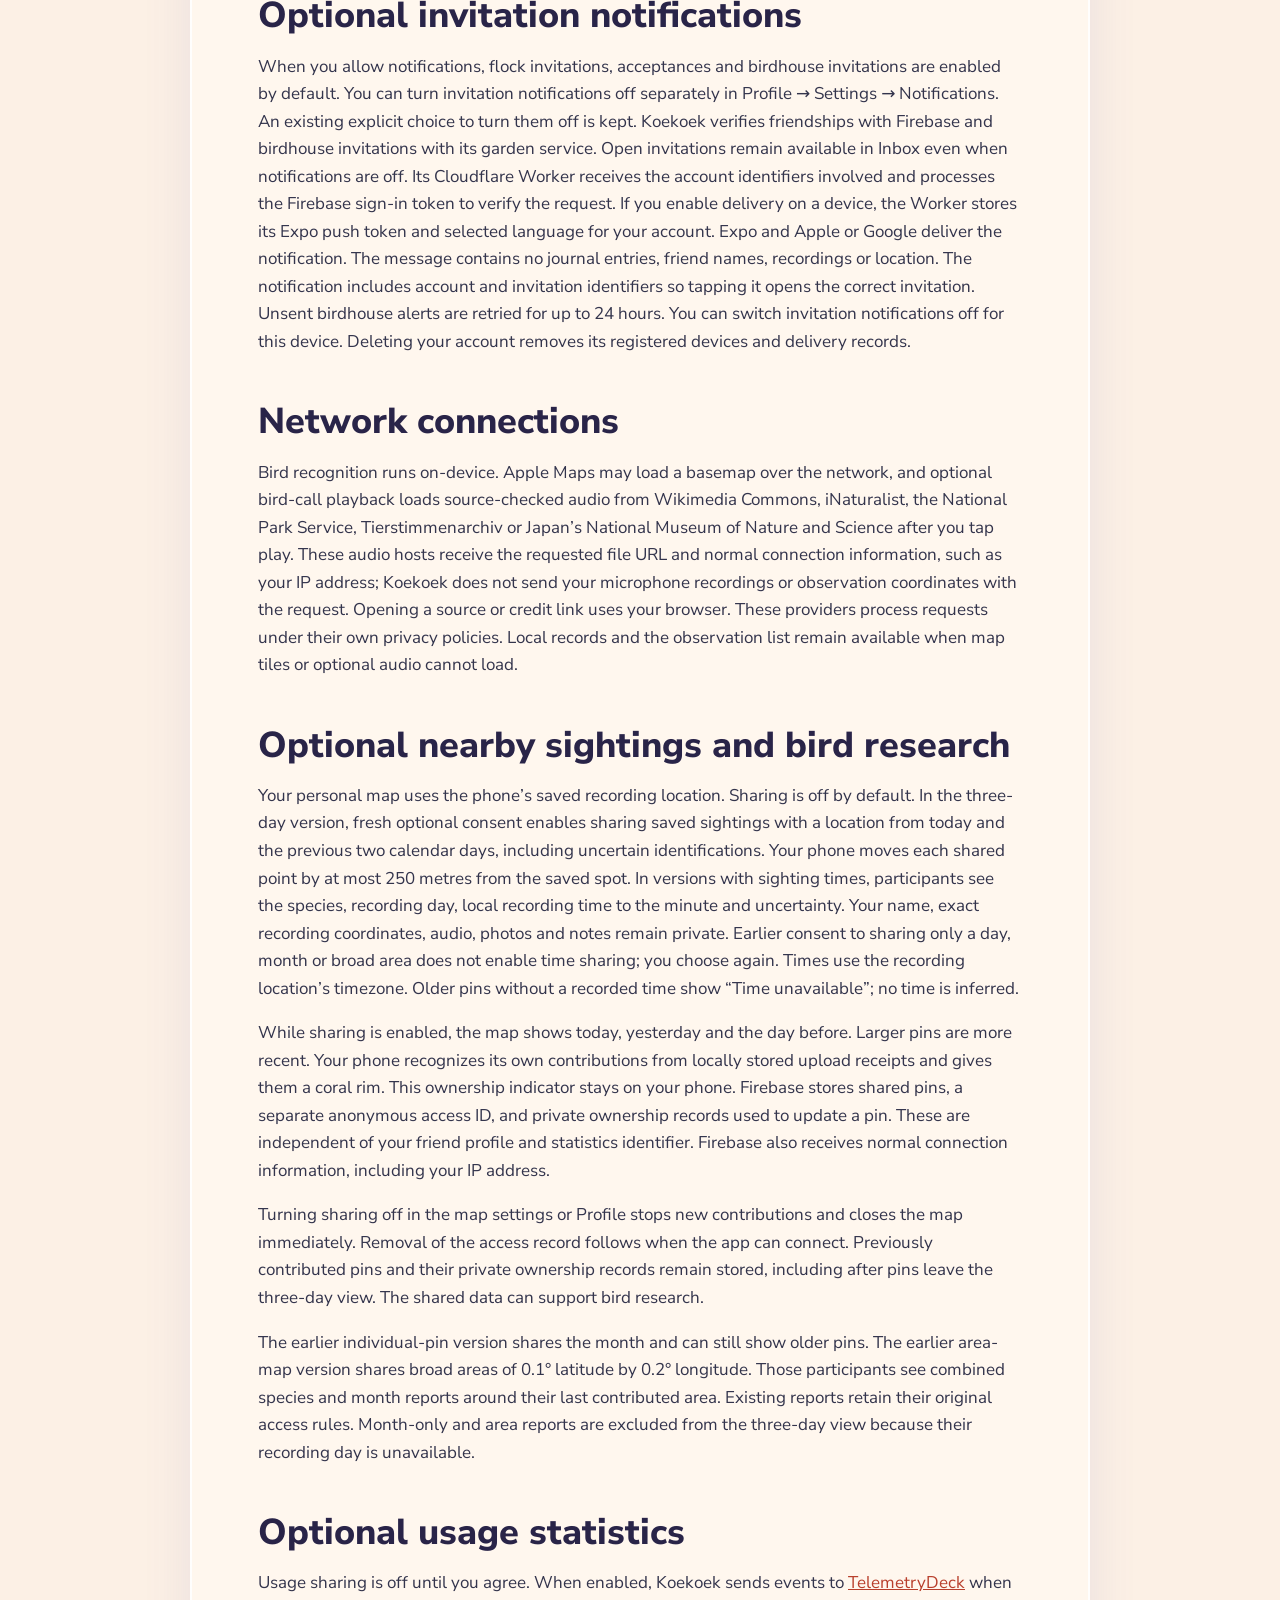
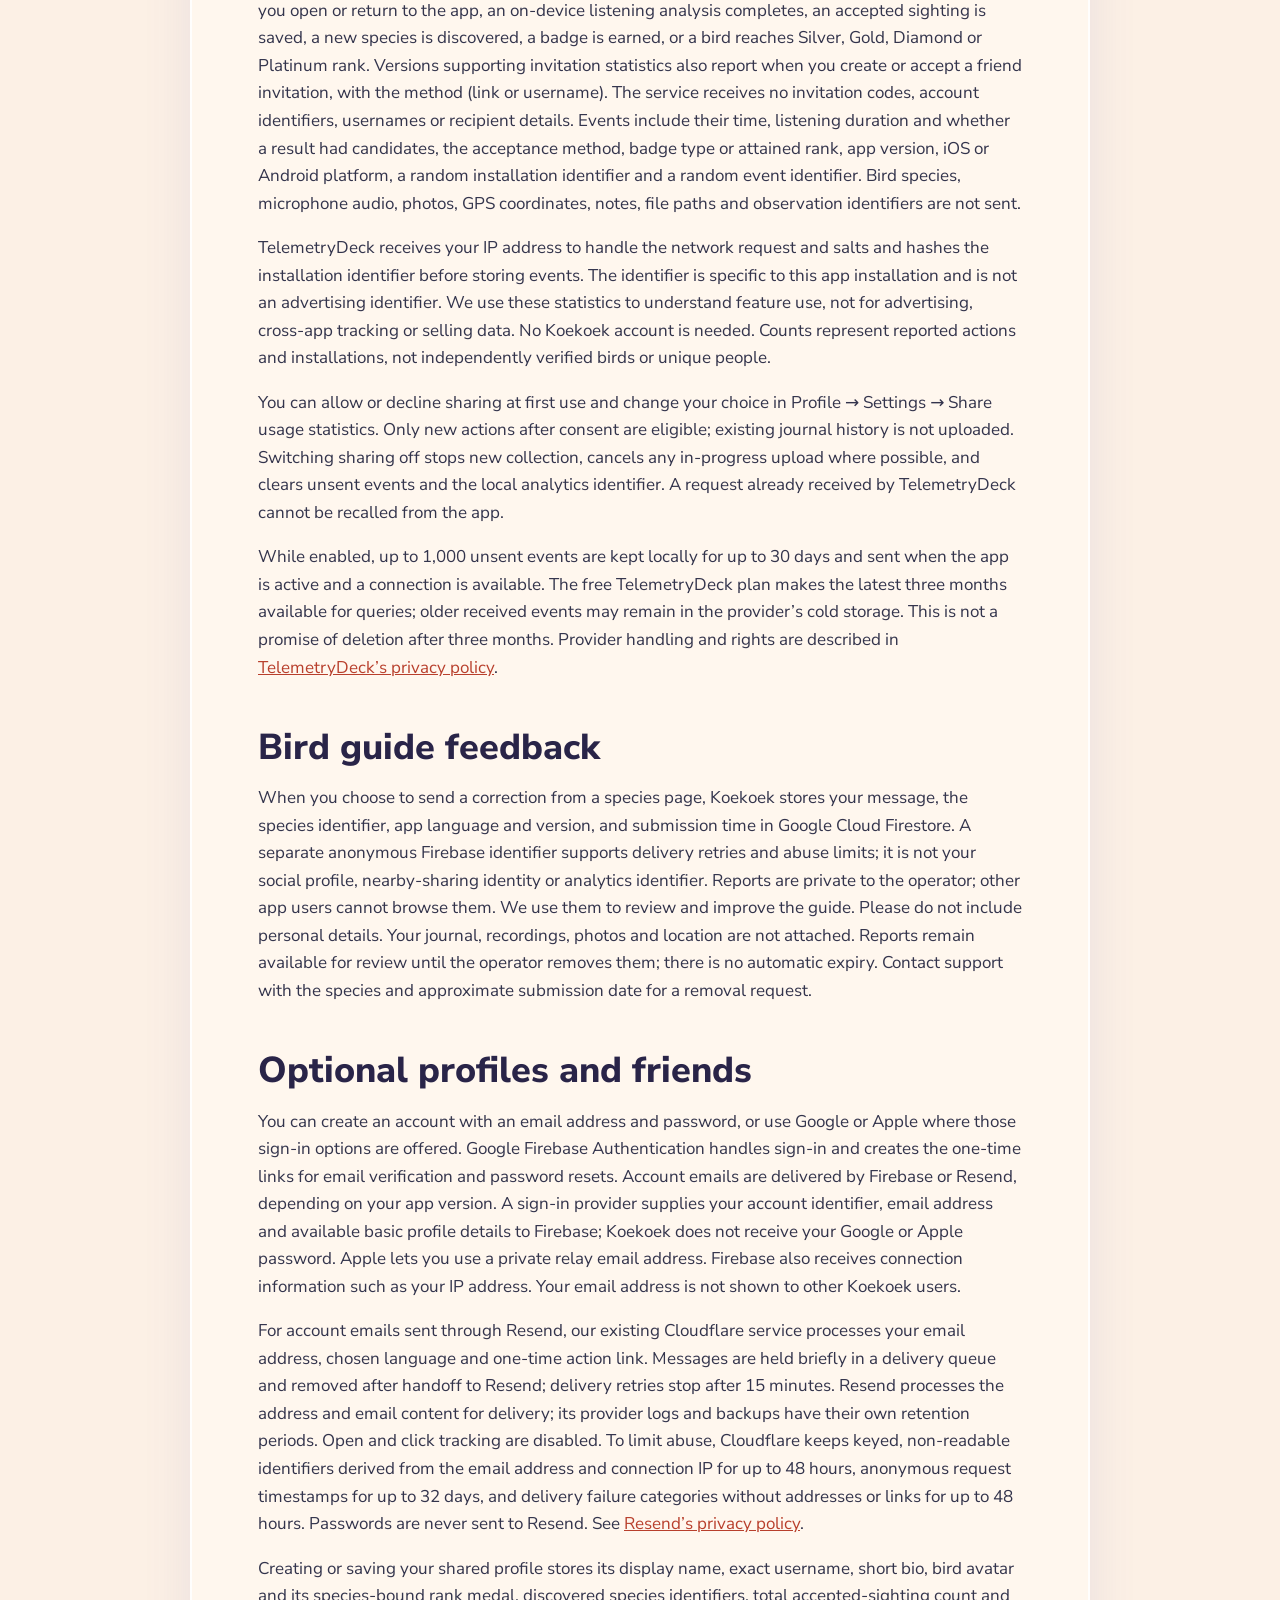
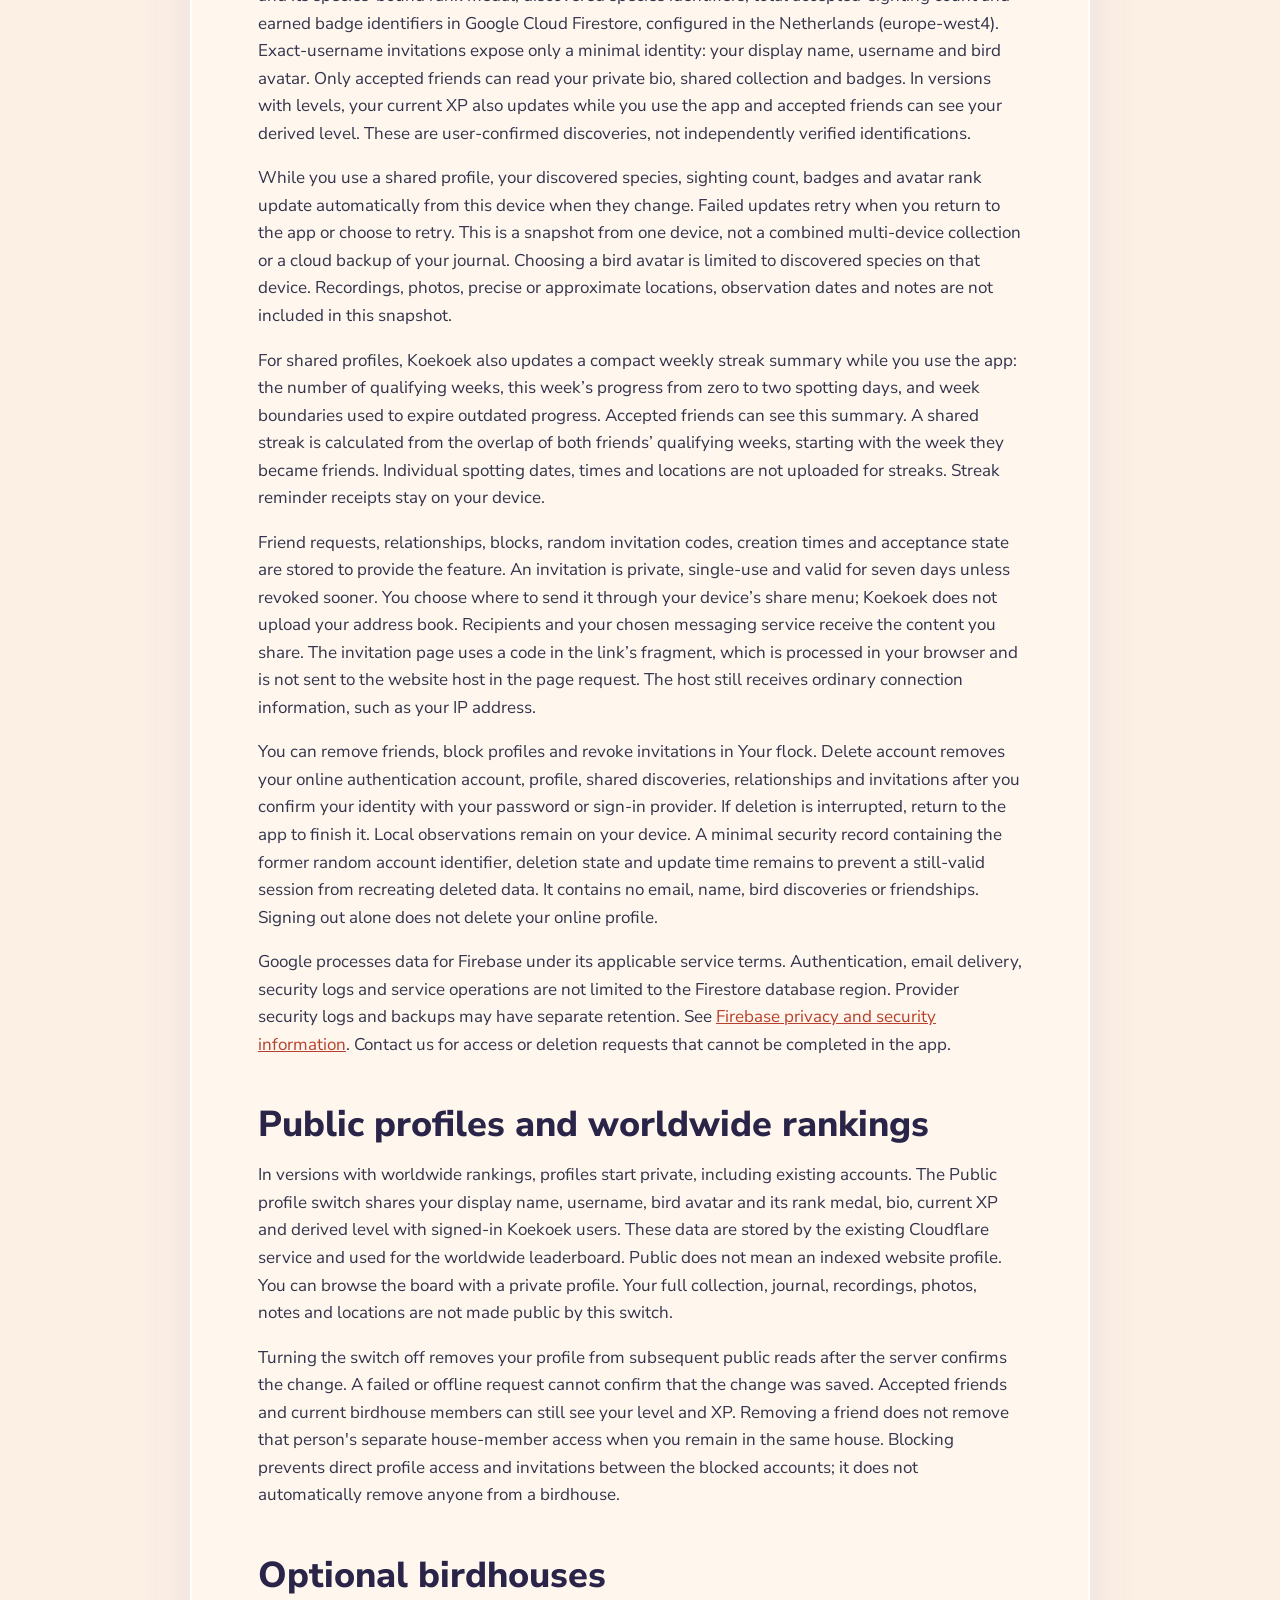
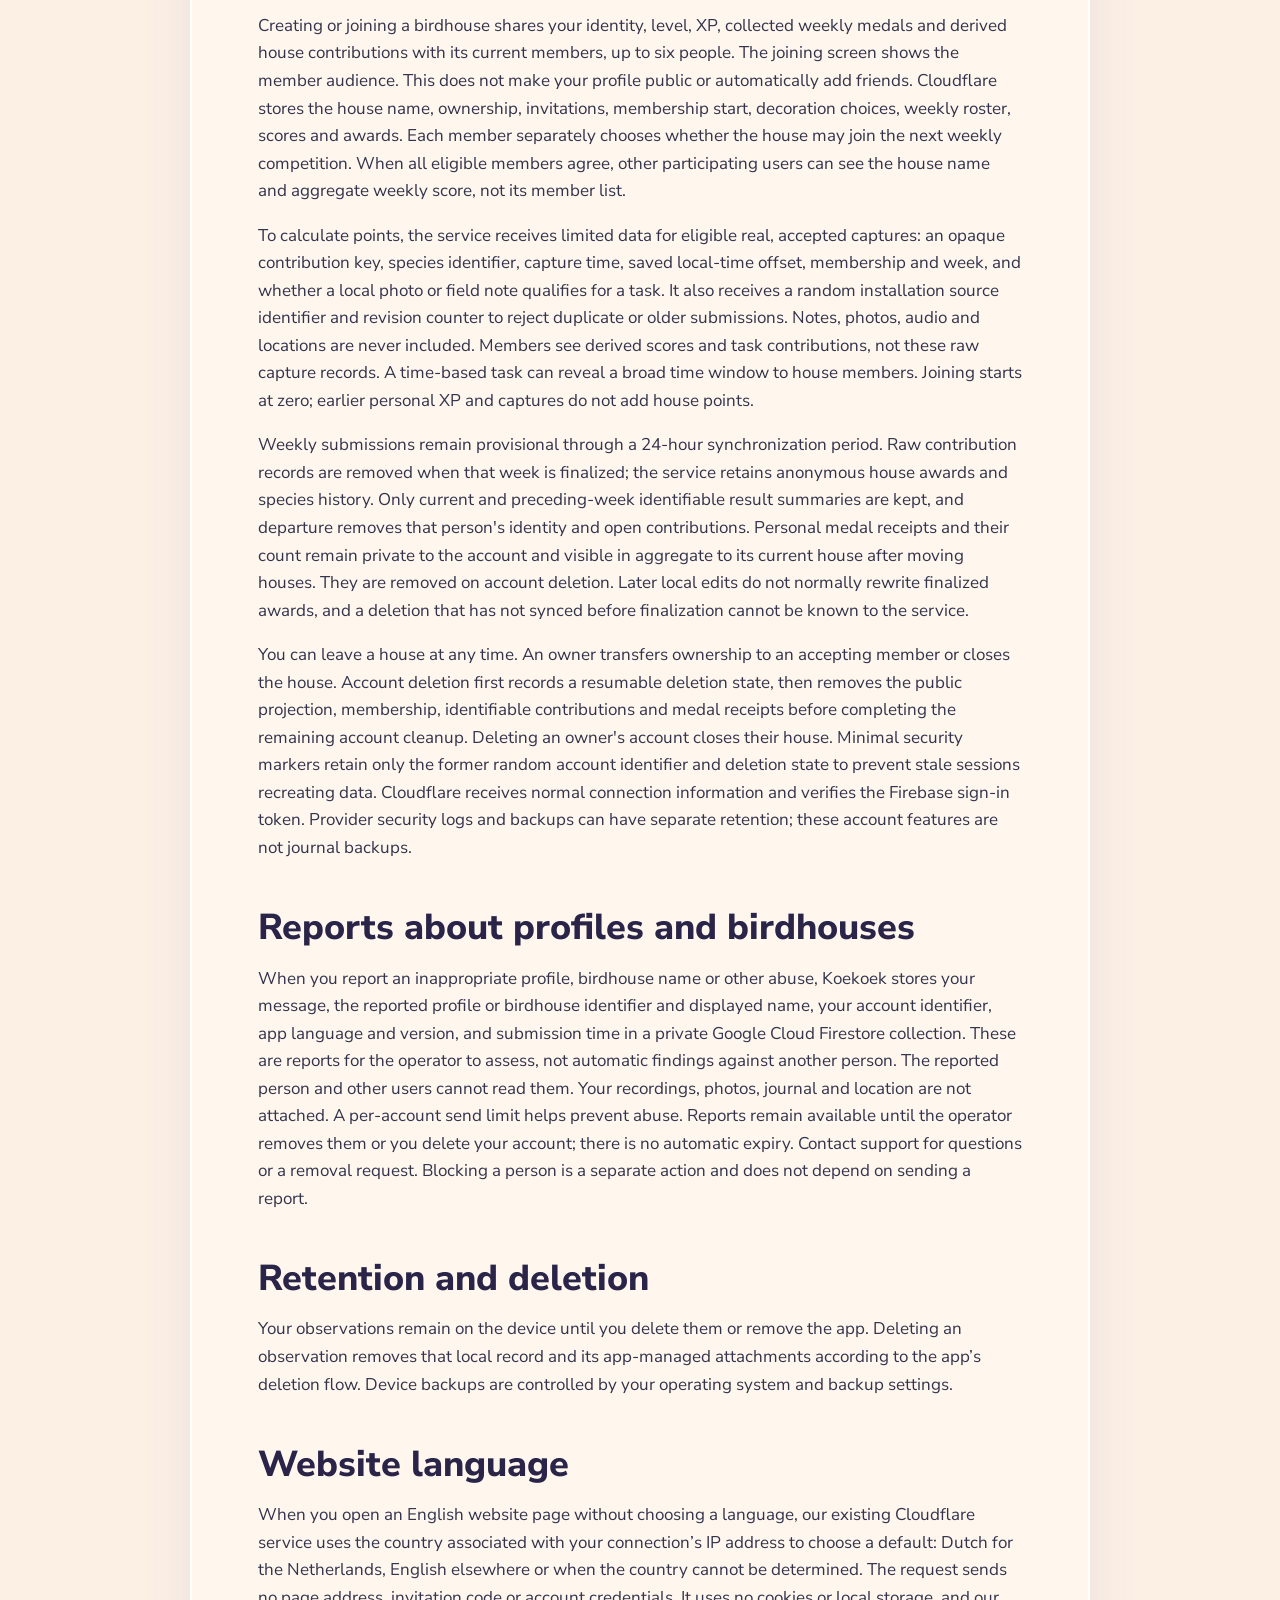
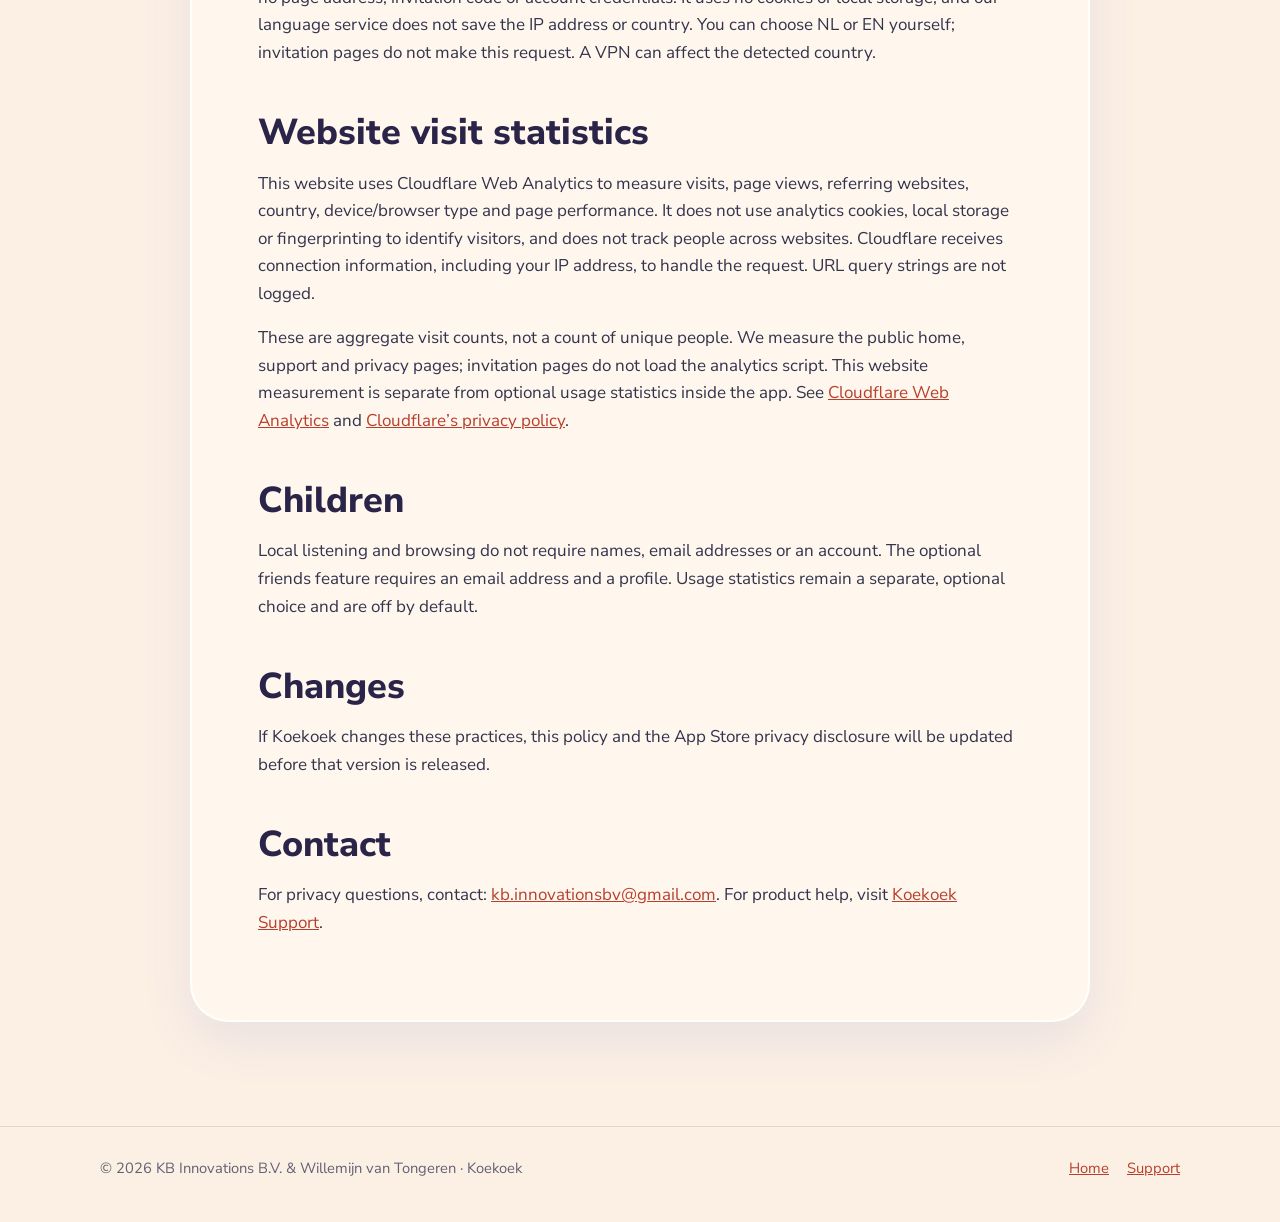
<file: privacy/index.html>
<!doctype html>
<html lang="en">
<head>
  <meta charset="utf-8">
  <meta name="viewport" content="width=device-width, initial-scale=1">
  <meta name="description" content="How Koekoek handles recordings, observations, location, optional social features and usage statistics, including this website.">
  <meta name="theme-color" content="#FCF0E5">
  <title>Koekoek Privacy Policy · App and Website</title>
  <link rel="icon" href="../assets/app-icon.png">
  <link rel="stylesheet" href="../styles.css">
  <script src="../locale.js" defer></script>
  <link rel="canonical" href="https://koekoekapp.com/privacy/">
  <link rel="alternate" hreflang="en" href="https://koekoekapp.com/privacy/">
  <link rel="alternate" hreflang="nl" href="https://koekoekapp.com/nl/privacy/">
  <link rel="alternate" hreflang="x-default" href="https://koekoekapp.com/privacy/">
  <meta name="apple-itunes-app" content="app-id=6829680066">
  <meta name="referrer" content="strict-origin-when-cross-origin">
  <meta property="og:type" content="website">
  <meta property="og:site_name" content="Koekoek">
  <meta property="og:title" content="Koekoek Privacy Policy · App and Website">
  <meta property="og:description" content="How Koekoek handles recordings, observations, location, optional social features and usage statistics, including this website.">
  <meta property="og:url" content="https://koekoekapp.com/privacy/">
  <meta property="og:locale" content="en_US">
  <meta property="og:locale:alternate" content="nl_NL">
  <meta property="og:image" content="https://koekoekapp.com/assets/koekoek-garden-hero.webp">
  <meta property="og:image:width" content="1536">
  <meta property="og:image:height" content="1024">
  <meta property="og:image:alt" content="Professor Koekoek and a robin on a leafy branch">
  <meta name="twitter:card" content="summary_large_image">
  <meta name="koekoek-web-analytics" content="a0ad6fab3697454eadd23d260f0ae81c">
</head>
<body>
  <header class="site-header site-shell">
    <a class="wordmark" href="../?lang=en"><img src="../assets/koekoek-wordmark.svg" width="554" height="144" alt="Koekoek"></a>
    <nav class="site-nav" aria-label="Main navigation">
      <a href="../support/?lang=en">Support</a>
      <a href="./?lang=en" aria-current="page">Privacy</a>
    <a href="../nl/privacy/" hreflang="nl" lang="nl" aria-label="Nederlands" title="Nederlands">NL</a></nav>
  </header>

  <main class="site-shell">
    <header class="page-hero">
      <p class="eyebrow">Privacy policy</p>
      <h1>What happens to your data?</h1>
      <p class="lead">Koekoek keeps your field journal on your device. Optional usage statistics help us improve the app; there is no advertising or cross-app tracking.</p>
    </header>

    <article class="content-card">
      <p class="meta">Last updated: 26 November 2026</p>
      <p>Koekoek is provided by <strong>KB Innovations B.V.</strong>. Privacy contact: <a href="mailto:kb.innovationsbv@gmail.com">kb.innovationsbv@gmail.com</a>.</p>

      <h2>Local-first data</h2>
      <p>Using Koekoek for listening, the field guide and your local journal does not require an account. In the updated journal, microphone clips are temporary and removed after recognition. The app also cleans up clips saved by older versions while keeping their observation records. Observation photos, optional capture locations, notes and saved observations are stored locally on your device. Full journal records and photos stay on your device. Optional nearby sightings, public profiles, birdhouses and usage statistics have separate sharing choices, described below.</p>

      <h2>Permissions</h2>
      <p>Professor Koekoek explains microphone and foreground location access at first launch. Koekoek requires microphone permission to finish initial setup and recognise bird sounds. You can leave location off. Recording begins when you start listening. Optional foreground location access can attach your phone’s location, fix time and accuracy to that recording. Camera or photo-library access is used only when you choose to add a photo. Denying location or photo access does not prevent you from browsing the field guide or listening without a saved location.</p>

      <h2>Optional birding reminders</h2>
      <p>Birding reminders in Profile → Settings → Notifications enables morning encouragement, lunchtime walks and weekly streak reminders together. Koekoek requests notification permission only when you choose to enable or test them. The phone schedules these reminders locally; no push token, reminder preferences or private journal records are sent to a notification service. You can change the reminder times or turn off local reminders. New versions include a two-note cuckoo call. Phone sound, Focus and battery settings can affect delivery. Morning encouragement continues even after the weekly goal is complete.</p>

      <h2>Optional invitation notifications</h2>
      <p>When you allow notifications, flock invitations, acceptances and birdhouse invitations are enabled by default. You can turn invitation notifications off separately in Profile → Settings → Notifications. An existing explicit choice to turn them off is kept. Koekoek verifies friendships with Firebase and birdhouse invitations with its garden service. Open invitations remain available in Inbox even when notifications are off. Its Cloudflare Worker receives the account identifiers involved and processes the Firebase sign-in token to verify the request. If you enable delivery on a device, the Worker stores its Expo push token and selected language for your account. Expo and Apple or Google deliver the notification. The message contains no journal entries, friend names, recordings or location. The notification includes account and invitation identifiers so tapping it opens the correct invitation. Unsent birdhouse alerts are retried for up to 24 hours. You can switch invitation notifications off for this device. Deleting your account removes its registered devices and delivery records.</p>

      <h2>Network connections</h2>
      <p>Bird recognition runs on-device. Apple Maps may load a basemap over the network, and optional bird-call playback loads source-checked audio from Wikimedia Commons, iNaturalist, the National Park Service, Tierstimmenarchiv or Japan’s National Museum of Nature and Science after you tap play. These audio hosts receive the requested file URL and normal connection information, such as your IP address; Koekoek does not send your microphone recordings or observation coordinates with the request. Opening a source or credit link uses your browser. These providers process requests under their own privacy policies. Local records and the observation list remain available when map tiles or optional audio cannot load.</p>

      <h2>Optional nearby sightings and bird research</h2>
      <p>Your personal map uses the phone’s saved recording location. Sharing is off by default. In the three-day version, fresh optional consent enables sharing saved sightings with a location from today and the previous two calendar days, including uncertain identifications. Your phone moves each shared point by at most 250 metres from the saved spot. In versions with sighting times, participants see the species, recording day, local recording time to the minute and uncertainty. Your name, exact recording coordinates, audio, photos and notes remain private. Earlier consent to sharing only a day, month or broad area does not enable time sharing; you choose again. Times use the recording location’s timezone. Older pins without a recorded time show “Time unavailable”; no time is inferred.</p>
      <p>While sharing is enabled, the map shows today, yesterday and the day before. Larger pins are more recent. Your phone recognizes its own contributions from locally stored upload receipts and gives them a coral rim. This ownership indicator stays on your phone. Firebase stores shared pins, a separate anonymous access ID, and private ownership records used to update a pin. These are independent of your friend profile and statistics identifier. Firebase also receives normal connection information, including your IP address.</p>
      <p>Turning sharing off in the map settings or Profile stops new contributions and closes the map immediately. Removal of the access record follows when the app can connect. Previously contributed pins and their private ownership records remain stored, including after pins leave the three-day view. The shared data can support bird research.</p>
      <p>The earlier individual-pin version shares the month and can still show older pins. The earlier area-map version shares broad areas of 0.1° latitude by 0.2° longitude. Those participants see combined species and month reports around their last contributed area. Existing reports retain their original access rules. Month-only and area reports are excluded from the three-day view because their recording day is unavailable.</p>

      <h2>Optional usage statistics</h2>
      <p>Usage sharing is off until you agree. When enabled, Koekoek sends events to <a href="https://telemetrydeck.com/privacy/">TelemetryDeck</a> when you open or return to the app, an on-device listening analysis completes, an accepted sighting is saved, a new species is discovered, a badge is earned, or a bird reaches Silver, Gold, Diamond or Platinum rank. Versions supporting invitation statistics also report when you create or accept a friend invitation, with the method (link or username). The service receives no invitation codes, account identifiers, usernames or recipient details. Events include their time, listening duration and whether a result had candidates, the acceptance method, badge type or attained rank, app version, iOS or Android platform, a random installation identifier and a random event identifier. Bird species, microphone audio, photos, GPS coordinates, notes, file paths and observation identifiers are not sent.</p>
      <p>TelemetryDeck receives your IP address to handle the network request and salts and hashes the installation identifier before storing events. The identifier is specific to this app installation and is not an advertising identifier. We use these statistics to understand feature use, not for advertising, cross-app tracking or selling data. No Koekoek account is needed. Counts represent reported actions and installations, not independently verified birds or unique people.</p>
      <p>You can allow or decline sharing at first use and change your choice in Profile → Settings → Share usage statistics. Only new actions after consent are eligible; existing journal history is not uploaded. Switching sharing off stops new collection, cancels any in-progress upload where possible, and clears unsent events and the local analytics identifier. A request already received by TelemetryDeck cannot be recalled from the app.</p>
      <p>While enabled, up to 1,000 unsent events are kept locally for up to 30 days and sent when the app is active and a connection is available. The free TelemetryDeck plan makes the latest three months available for queries; older received events may remain in the provider’s cold storage. This is not a promise of deletion after three months. Provider handling and rights are described in <a href="https://telemetrydeck.com/privacy/">TelemetryDeck’s privacy policy</a>.</p>

      <h2>Bird guide feedback</h2>
      <p>When you choose to send a correction from a species page, Koekoek stores your message, the species identifier, app language and version, and submission time in Google Cloud Firestore. A separate anonymous Firebase identifier supports delivery retries and abuse limits; it is not your social profile, nearby-sharing identity or analytics identifier. Reports are private to the operator; other app users cannot browse them. We use them to review and improve the guide. Please do not include personal details. Your journal, recordings, photos and location are not attached. Reports remain available for review until the operator removes them; there is no automatic expiry. Contact support with the species and approximate submission date for a removal request.</p>

      <h2>Optional profiles and friends</h2>
      <p>You can create an account with an email address and password, or use Google or Apple where those sign-in options are offered. Google Firebase Authentication handles sign-in and creates the one-time links for email verification and password resets. Account emails are delivered by Firebase or Resend, depending on your app version. A sign-in provider supplies your account identifier, email address and available basic profile details to Firebase; Koekoek does not receive your Google or Apple password. Apple lets you use a private relay email address. Firebase also receives connection information such as your IP address. Your email address is not shown to other Koekoek users.</p>
      <p>For account emails sent through Resend, our existing Cloudflare service processes your email address, chosen language and one-time action link. Messages are held briefly in a delivery queue and removed after handoff to Resend; delivery retries stop after 15 minutes. Resend processes the address and email content for delivery; its provider logs and backups have their own retention periods. Open and click tracking are disabled. To limit abuse, Cloudflare keeps keyed, non-readable identifiers derived from the email address and connection IP for up to 48 hours, anonymous request timestamps for up to 32 days, and delivery failure categories without addresses or links for up to 48 hours. Passwords are never sent to Resend. See <a href="https://resend.com/legal/privacy-policy">Resend’s privacy policy</a>.</p>
      <p>Creating or saving your shared profile stores its display name, exact username, short bio, bird avatar and its species-bound rank medal, discovered species identifiers, total accepted-sighting count and earned badge identifiers in Google Cloud Firestore, configured in the Netherlands (europe-west4). Exact-username invitations expose only a minimal identity: your display name, username and bird avatar. Only accepted friends can read your private bio, shared collection and badges. In versions with levels, your current XP also updates while you use the app and accepted friends can see your derived level. These are user-confirmed discoveries, not independently verified identifications.</p>
      <p>While you use a shared profile, your discovered species, sighting count, badges and avatar rank update automatically from this device when they change. Failed updates retry when you return to the app or choose to retry. This is a snapshot from one device, not a combined multi-device collection or a cloud backup of your journal. Choosing a bird avatar is limited to discovered species on that device. Recordings, photos, precise or approximate locations, observation dates and notes are not included in this snapshot.</p>
      <p>For shared profiles, Koekoek also updates a compact weekly streak summary while you use the app: the number of qualifying weeks, this week’s progress from zero to two spotting days, and week boundaries used to expire outdated progress. Accepted friends can see this summary. A shared streak is calculated from the overlap of both friends’ qualifying weeks, starting with the week they became friends. Individual spotting dates, times and locations are not uploaded for streaks. Streak reminder receipts stay on your device.</p>
      <p>Friend requests, relationships, blocks, random invitation codes, creation times and acceptance state are stored to provide the feature. An invitation is private, single-use and valid for seven days unless revoked sooner. You choose where to send it through your device’s share menu; Koekoek does not upload your address book. Recipients and your chosen messaging service receive the content you share. The invitation page uses a code in the link’s fragment, which is processed in your browser and is not sent to the website host in the page request. The host still receives ordinary connection information, such as your IP address.</p>
      <p>You can remove friends, block profiles and revoke invitations in Your flock. Delete account removes your online authentication account, profile, shared discoveries, relationships and invitations after you confirm your identity with your password or sign-in provider. If deletion is interrupted, return to the app to finish it. Local observations remain on your device. A minimal security record containing the former random account identifier, deletion state and update time remains to prevent a still-valid session from recreating deleted data. It contains no email, name, bird discoveries or friendships. Signing out alone does not delete your online profile.</p>
      <p>Google processes data for Firebase under its applicable service terms. Authentication, email delivery, security logs and service operations are not limited to the Firestore database region. Provider security logs and backups may have separate retention. See <a href="https://firebase.google.com/support/privacy">Firebase privacy and security information</a>. Contact us for access or deletion requests that cannot be completed in the app.</p>

      <h2>Public profiles and worldwide rankings</h2>
      <p>In versions with worldwide rankings, profiles start private, including existing accounts. The Public profile switch shares your display name, username, bird avatar and its rank medal, bio, current XP and derived level with signed-in Koekoek users. These data are stored by the existing Cloudflare service and used for the worldwide leaderboard. Public does not mean an indexed website profile. You can browse the board with a private profile. Your full collection, journal, recordings, photos, notes and locations are not made public by this switch.</p>
      <p>Turning the switch off removes your profile from subsequent public reads after the server confirms the change. A failed or offline request cannot confirm that the change was saved. Accepted friends and current birdhouse members can still see your level and XP. Removing a friend does not remove that person's separate house-member access when you remain in the same house. Blocking prevents direct profile access and invitations between the blocked accounts; it does not automatically remove anyone from a birdhouse.</p>

      <h2>Optional birdhouses</h2>
      <p>Creating or joining a birdhouse shares your identity, level, XP, collected weekly medals and derived house contributions with its current members, up to six people. The joining screen shows the member audience. This does not make your profile public or automatically add friends. Cloudflare stores the house name, ownership, invitations, membership start, decoration choices, weekly roster, scores and awards. Each member separately chooses whether the house may join the next weekly competition. When all eligible members agree, other participating users can see the house name and aggregate weekly score, not its member list.</p>
      <p>To calculate points, the service receives limited data for eligible real, accepted captures: an opaque contribution key, species identifier, capture time, saved local-time offset, membership and week, and whether a local photo or field note qualifies for a task. It also receives a random installation source identifier and revision counter to reject duplicate or older submissions. Notes, photos, audio and locations are never included. Members see derived scores and task contributions, not these raw capture records. A time-based task can reveal a broad time window to house members. Joining starts at zero; earlier personal XP and captures do not add house points.</p>
      <p>Weekly submissions remain provisional through a 24-hour synchronization period. Raw contribution records are removed when that week is finalized; the service retains anonymous house awards and species history. Only current and preceding-week identifiable result summaries are kept, and departure removes that person's identity and open contributions. Personal medal receipts and their count remain private to the account and visible in aggregate to its current house after moving houses. They are removed on account deletion. Later local edits do not normally rewrite finalized awards, and a deletion that has not synced before finalization cannot be known to the service.</p>
      <p>You can leave a house at any time. An owner transfers ownership to an accepting member or closes the house. Account deletion first records a resumable deletion state, then removes the public projection, membership, identifiable contributions and medal receipts before completing the remaining account cleanup. Deleting an owner's account closes their house. Minimal security markers retain only the former random account identifier and deletion state to prevent stale sessions recreating data. Cloudflare receives normal connection information and verifies the Firebase sign-in token. Provider security logs and backups can have separate retention; these account features are not journal backups.</p>

      <h2>Reports about profiles and birdhouses</h2>
<p>When you report an inappropriate profile, birdhouse name or other abuse, Koekoek stores your message, the reported profile or birdhouse identifier and displayed name, your account identifier, app language and version, and submission time in a private Google Cloud Firestore collection. These are reports for the operator to assess, not automatic findings against another person. The reported person and other users cannot read them. Your recordings, photos, journal and location are not attached. A per-account send limit helps prevent abuse. Reports remain available until the operator removes them or you delete your account; there is no automatic expiry. Contact support for questions or a removal request. Blocking a person is a separate action and does not depend on sending a report.</p>
<h2>Retention and deletion</h2>
      <p>Your observations remain on the device until you delete them or remove the app. Deleting an observation removes that local record and its app-managed attachments according to the app’s deletion flow. Device backups are controlled by your operating system and backup settings.</p>

      <h2>Website language</h2>
      <p>When you open an English website page without choosing a language, our existing Cloudflare service uses the country associated with your connection’s IP address to choose a default: Dutch for the Netherlands, English elsewhere or when the country cannot be determined. The request sends no page address, invitation code or account credentials. It uses no cookies or local storage, and our language service does not save the IP address or country. You can choose NL or EN yourself; invitation pages do not make this request. A VPN can affect the detected country.</p>

      <h2>Website visit statistics</h2>
      <p>This website uses Cloudflare Web Analytics to measure visits, page views, referring websites, country, device/browser type and page performance. It does not use analytics cookies, local storage or fingerprinting to identify visitors, and does not track people across websites. Cloudflare receives connection information, including your IP address, to handle the request. URL query strings are not logged.</p>
      <p>These are aggregate visit counts, not a count of unique people. We measure the public home, support and privacy pages; invitation pages do not load the analytics script. This website measurement is separate from optional usage statistics inside the app. See <a href="https://www.cloudflare.com/web-analytics/">Cloudflare Web Analytics</a> and <a href="https://www.cloudflare.com/privacypolicy/">Cloudflare’s privacy policy</a>.</p>

      <h2>Children</h2>
      <p>Local listening and browsing do not require names, email addresses or an account. The optional friends feature requires an email address and a profile. Usage statistics remain a separate, optional choice and are off by default.</p>

      <h2>Changes</h2>
      <p>If Koekoek changes these practices, this policy and the App Store privacy disclosure will be updated before that version is released.</p>

      <h2>Contact</h2>
      <p>For privacy questions, contact: <a href="mailto:kb.innovationsbv@gmail.com">kb.innovationsbv@gmail.com</a>. For product help, visit <a href="../support/?lang=en">Koekoek Support</a>.</p>
    </article>
  </main>

  <footer class="site-footer">
    <div class="site-shell footer-row">
      <div>© 2026 KB Innovations B.V. &amp; Willemijn van Tongeren · Koekoek</div>
      <div class="footer-links"><a href="../?lang=en">Home</a><a href="../support/?lang=en">Support</a></div>
    </div>
  </footer>
</body>
</html>
</file>
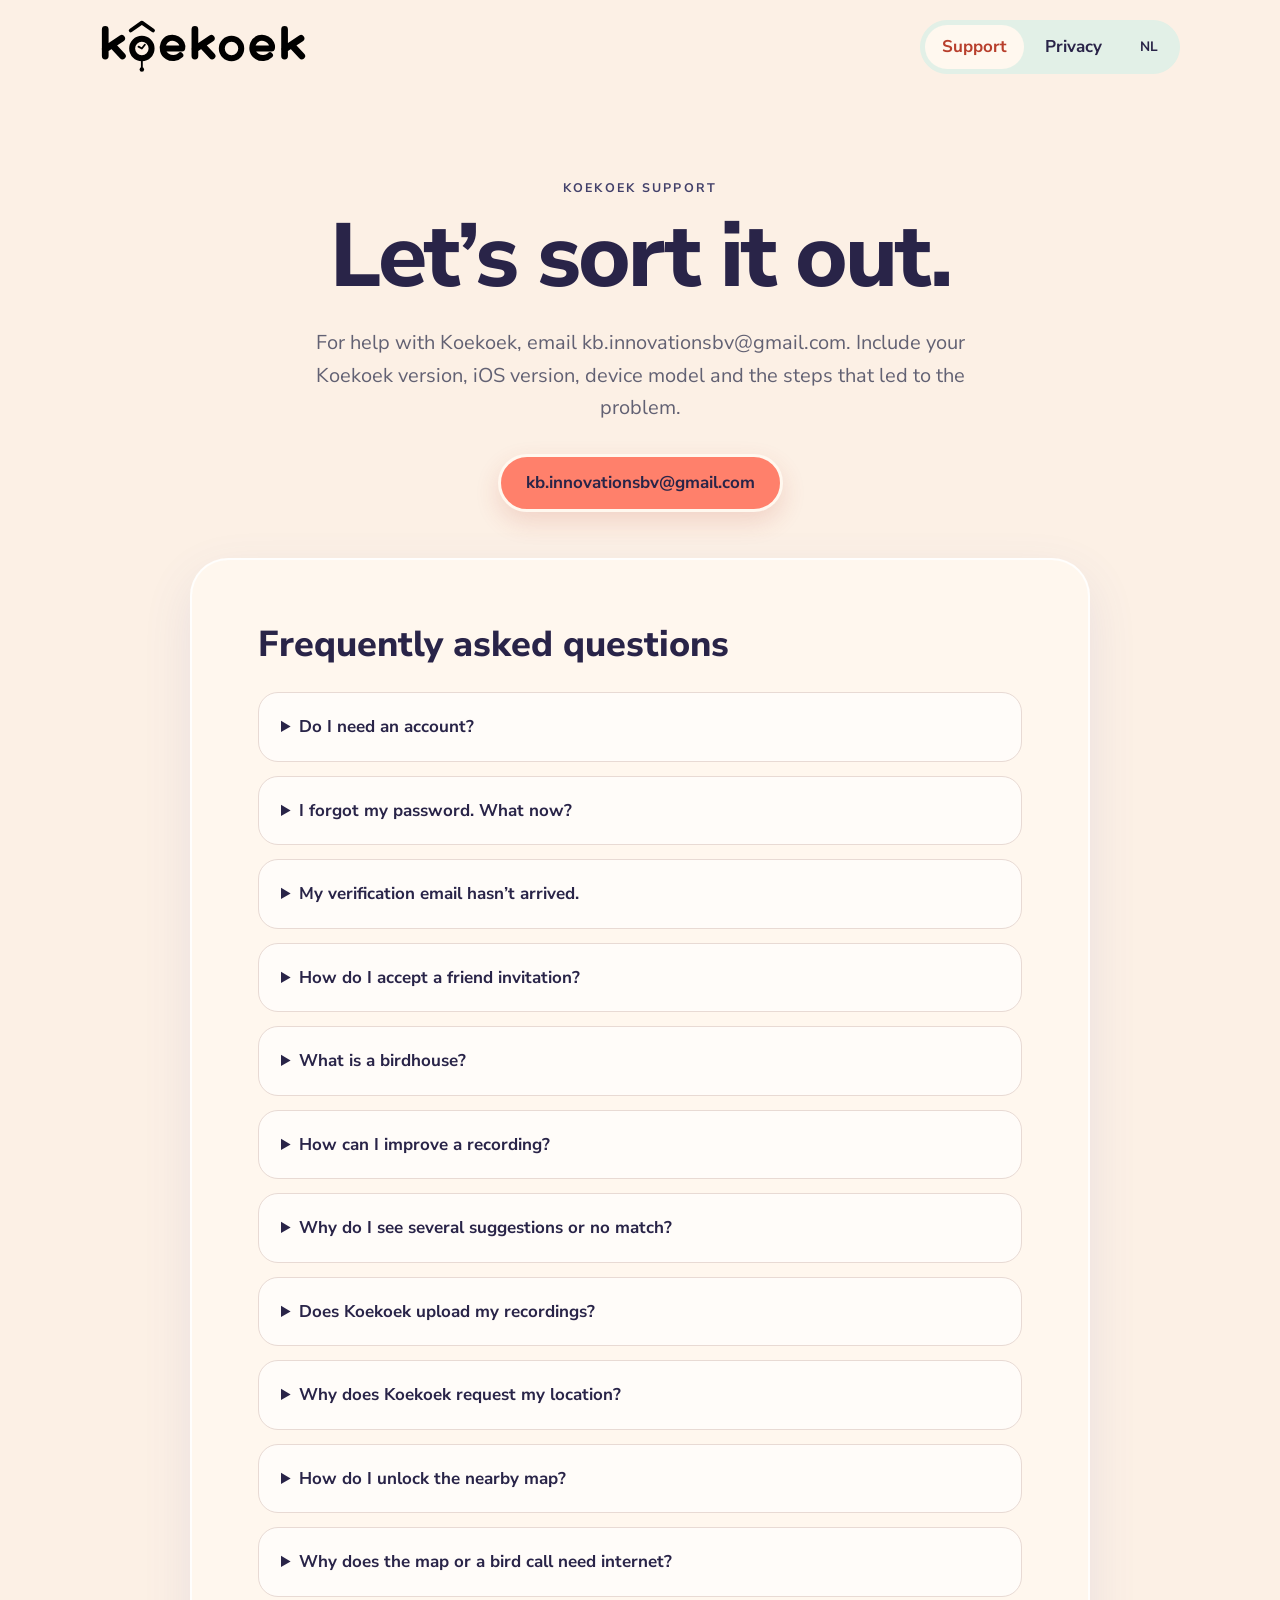
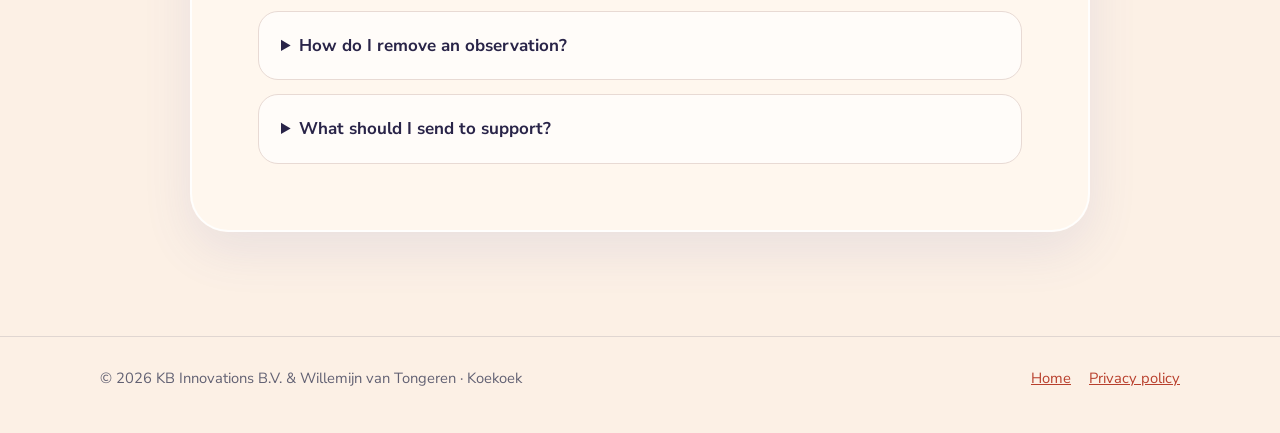
<file: support/index.html>
<!doctype html>
<html lang="en">
<head>
  <meta charset="utf-8">
  <meta name="viewport" content="width=device-width, initial-scale=1">
  <meta name="description" content="Get help with Koekoek: birdsong recognition, saved sightings, accounts, friends and birdhouses. Find practical answers or contact support.">
  <meta name="theme-color" content="#FCF0E5">
  <title>Koekoek Support · Bird Identification App Help</title>
  <link rel="icon" href="../assets/app-icon.png">
  <link rel="stylesheet" href="../styles.css">
  <script src="../locale.js" defer></script>
  <link rel="canonical" href="https://koekoekapp.com/support/">
  <link rel="alternate" hreflang="en" href="https://koekoekapp.com/support/">
  <link rel="alternate" hreflang="nl" href="https://koekoekapp.com/nl/support/">
  <link rel="alternate" hreflang="x-default" href="https://koekoekapp.com/support/">
  <meta name="apple-itunes-app" content="app-id=6829680066">
  <meta name="referrer" content="strict-origin-when-cross-origin">
  <meta property="og:type" content="website">
  <meta property="og:site_name" content="Koekoek">
  <meta property="og:title" content="Koekoek Support · Bird Identification App Help">
  <meta property="og:description" content="Get help with Koekoek: birdsong recognition, saved sightings, accounts, friends and birdhouses. Find practical answers or contact support.">
  <meta property="og:url" content="https://koekoekapp.com/support/">
  <meta property="og:locale" content="en_US">
  <meta property="og:locale:alternate" content="nl_NL">
  <meta property="og:image" content="https://koekoekapp.com/assets/koekoek-garden-hero.webp">
  <meta property="og:image:width" content="1536">
  <meta property="og:image:height" content="1024">
  <meta property="og:image:alt" content="Professor Koekoek and a robin on a leafy branch">
  <meta name="twitter:card" content="summary_large_image">
  <meta name="koekoek-web-analytics" content="a0ad6fab3697454eadd23d260f0ae81c">
</head>
<body>
  <header class="site-header site-shell">
    <a class="wordmark" href="../?lang=en"><img src="../assets/koekoek-wordmark.svg" width="554" height="144" alt="Koekoek"></a>
    <nav class="site-nav" aria-label="Main navigation">
      <a href="./?lang=en" aria-current="page">Support</a>
      <a href="../privacy/?lang=en">Privacy</a>
    <a href="../nl/support/" hreflang="nl" lang="nl" aria-label="Nederlands" title="Nederlands">NL</a></nav>
  </header>

  <main class="site-shell">
    <header class="page-hero">
      <p class="eyebrow">Koekoek support</p>
      <h1>Let’s sort it out.</h1>
      <p class="lead">For help with Koekoek, email kb.innovationsbv@gmail.com. Include your Koekoek version, iOS version, device model and the steps that led to the problem.</p>
      <div class="actions"><a class="button" href="mailto:kb.innovationsbv@gmail.com" aria-label="Contact support — kb.innovationsbv@gmail.com">kb.innovationsbv@gmail.com</a></div>
    </header>

    <section class="content-card" aria-labelledby="faq-title">
      <h2 id="faq-title">Frequently asked questions</h2>
      <div class="faq">
        <details>
          <summary>Do I need an account?</summary>
          <p>You can listen, browse birds and keep your own journal without an account. Create a profile when you want to add friends or join a birdhouse. Microphone access is part of the initial setup; location and sharing are optional.</p>
        </details>
        <details>
          <summary>I forgot my password. What now?</summary>
          <p>On the sign-in screen, choose Forgot password?, enter your email address and check your inbox. Check spam too. If you use Google or Apple to sign in, choose the same sign-in button instead.</p>
        </details>
        <details>
          <summary>My verification email hasn’t arrived.</summary>
          <p>Check the email address shown in the app and your spam folder. You can send the verification email again from that screen. After opening its link, return to Koekoek and choose I’ve verified my email.</p>
        </details>
        <details>
          <summary>How do I accept a friend invitation?</summary>
          <p>Open the invitation link and choose Open Koekoek. Sign in or create a profile, then accept the invitation. If the app doesn’t open, copy the code from the page and paste it into Your flock → Add friends. Each invitation is for one friend and lasts seven days. Ask for a new one if it has expired or already been used.</p>
        </details>
        <details>
          <summary>What is a birdhouse?</summary>
          <p>A birdhouse is a group for you and up to five others. Work on weekly challenges, earn decorations and furnish your house together. The weekly competition is optional and needs agreement from every eligible member.</p>
        </details>
        <details>
          <summary>How can I improve a recording?</summary>
          <p>Move away from traffic and conversation, keep the phone clear of wind and avoid covering the microphone. A nearby, clear call works better than distant or overlapping sounds.</p>
        </details>
        <details>
          <summary>Why do I see several suggestions or no match?</summary>
          <p>Recognition results are model suggestions, not guaranteed scientific identifications. Quiet audio, overlapping species and unfamiliar sounds can produce several candidates or no match.</p>
        </details>
        <details>
          <summary>Does Koekoek upload my recordings?</summary>
          <p>No. Recognition runs on your device. New journal entries keep the observation details and discard the microphone clip after review. Tapping the sound in an observation plays an available species reference call. The app also removes microphone clips saved by older versions while keeping their observation records.</p>
        </details>
        <details>
          <summary>Why does Koekoek request my location?</summary>
          <p>Foreground location is optional and can be attached to a recording so your saved observation appears on your personal map. Denying it does not block listening or the field guide.</p>
        </details>
        <details>
          <summary>How do I unlock the nearby map?</summary>
          <p>Choose Nearby map and enable sighting sharing. The three-day version shows birds from today, yesterday and the day before. Larger pins are more recent. Your contributions have a coral rim and “My sighting” in their details. Versions with sighting times also show the local recording time in the pin preview and list. You share the species, recording day, recording time to the minute and uncertainty. Older pins without a time show “Time unavailable”. Each public pin is within 250 metres of the saved recording spot. Use the gear to switch sharing off again. Time sharing requests fresh consent if you previously shared only a day, month or broad area.</p>
        </details>
        <details>
          <summary>Why does the map or a bird call need internet?</summary>
          <p>Apple Maps can load its basemap over the network. Optional example calls stream from source-checked Wikimedia Commons, iNaturalist, the National Park Service or Tierstimmenarchiv recordings when you tap play. Optional usage statistics connect to TelemetryDeck only after you agree in the app. Your local observation list remains available when those services cannot load.</p>
        </details>
        <details>
          <summary>How do I remove an observation?</summary>
          <p>Open the observation from Map or your saved records and choose the delete action. Removing the last accepted observation for a species returns that species to its undiscovered silhouette.</p>
        </details>
        <details>
          <summary>What should I send to support?</summary>
          <p>Send the app version, iOS version, device model and reproducible steps. Please do not send private recordings, photos or exact locations unless support specifically asks and you choose to share them.</p>
        </details>
      </div>
    </section>
  </main>

  <footer class="site-footer">
    <div class="site-shell footer-row">
      <div>© 2026 KB Innovations B.V. &amp; Willemijn van Tongeren · Koekoek</div>
      <div class="footer-links"><a href="../?lang=en">Home</a><a href="../privacy/?lang=en">Privacy policy</a></div>
    </div>
  </footer>
</body>
</html>
</file>
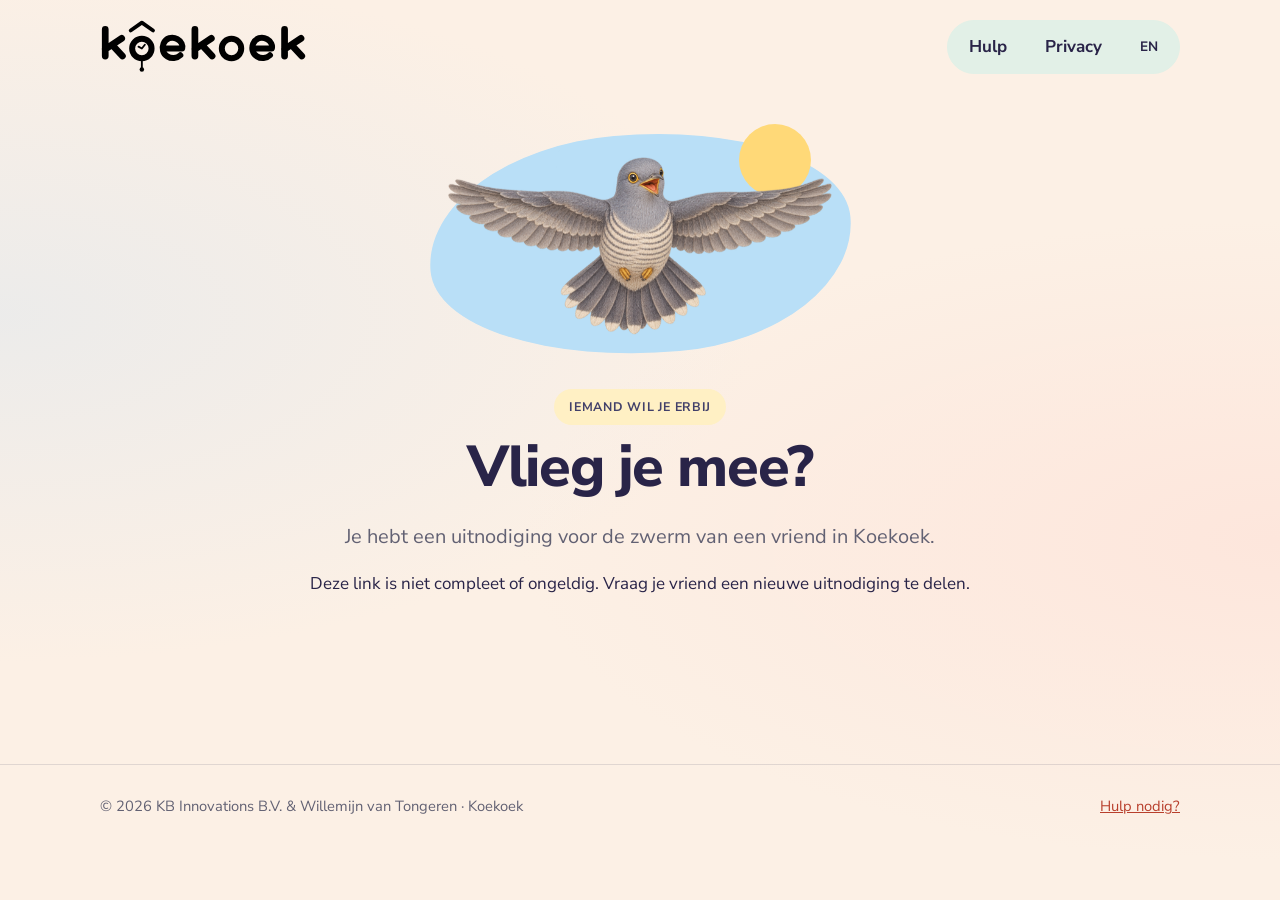
<file: nl/invite/index.html>
<!doctype html>
<html lang="nl">
<head>
  <meta charset="utf-8">
  <meta name="viewport" content="width=device-width, initial-scale=1">
  <meta name="referrer" content="no-referrer">
  <meta name="robots" content="noindex, nofollow">
  <meta http-equiv="Content-Security-Policy" content="default-src 'none'; script-src 'self'; style-src 'self'; img-src 'self'; font-src 'self'; connect-src 'none'; base-uri 'none'; form-action 'none'">
  <meta name="theme-color" content="#FCF0E5">
  <title>Je bent uitgenodigd · Koekoek</title>
  <link rel="icon" href="../../assets/app-icon.png">
  <link rel="stylesheet" href="../../styles.css">
  <script src="../../invite/invite.js" defer></script>
  <link rel="alternate" hreflang="en" href="../../invite/">
  <link rel="alternate" hreflang="nl" href="./">
  <script src="../../locale.js" defer></script>
</head>
<body class="invitation-site">
  <header class="site-header site-shell">
    <a class="wordmark" href="../"><img src="../../assets/koekoek-wordmark.svg" width="554" height="144" alt="Koekoek"></a>
    <nav class="site-nav" aria-label="Hoofdnavigatie"><a href="../support/">Hulp</a><a href="../privacy/">Privacy</a><a href="../../invite/?lang=en" hreflang="en" lang="en" aria-label="English" title="English">EN</a></nav>
  </header>
  <main class="site-shell invite-page">
    <section class="page-hero">
      <div class="invite-art"><img class="invite-bird" src="../../assets/professor-flock.png" width="640" height="328" alt=""></div>
      <p class="eyebrow">Iemand wil je erbij</p>
      <h1>Vlieg je mee?</h1>
      <p class="hero-intro">Je hebt een uitnodiging voor de zwerm van een vriend in Koekoek.</p>
      <div id="invitation" hidden>
        <p><a id="open-app" class="button">Open Koekoek</a></p>
        <p>Log in of maak een profiel en accepteer de uitnodiging in de app.</p>
        <details class="invite-help">
          <summary>Opent de app niet?</summary>
          <p>Open Koekoek en ga naar Jouw zwerm → Vrienden toevoegen → Uitnodigingscode invoeren. Plak daar deze code.</p>
          <p><code id="invite-code"></code></p>
          <button id="copy-code" class="button" type="button">Kopieer uitnodigingscode</button>
          <p id="copy-status" role="status"></p>
          <p>Heb je Koekoek nog niet? Vraag je vriend om de huidige installatielink. Bewaar deze uitnodiging en open hem opnieuw na het installeren.</p>
        </details>
        <p class="invite-note">Voor één vriend, zeven dagen geldig.</p>
      </div>
      <p id="invalid-invite" role="status">Deze link is niet compleet of ongeldig. Vraag je vriend een nieuwe uitnodiging te delen.</p>
      <noscript><p>Zet JavaScript aan om de uitnodiging te openen, of plak de uitnodigingslink bij Jouw zwerm → Vrienden toevoegen in Koekoek.</p></noscript>
    </section>
  </main>
  <footer class="site-footer"><div class="site-shell footer-row"><div>© 2026 KB Innovations B.V. &amp; Willemijn van Tongeren · Koekoek</div><a href="../support/">Hulp nodig?</a></div></footer>
</body>
</html>
</file>
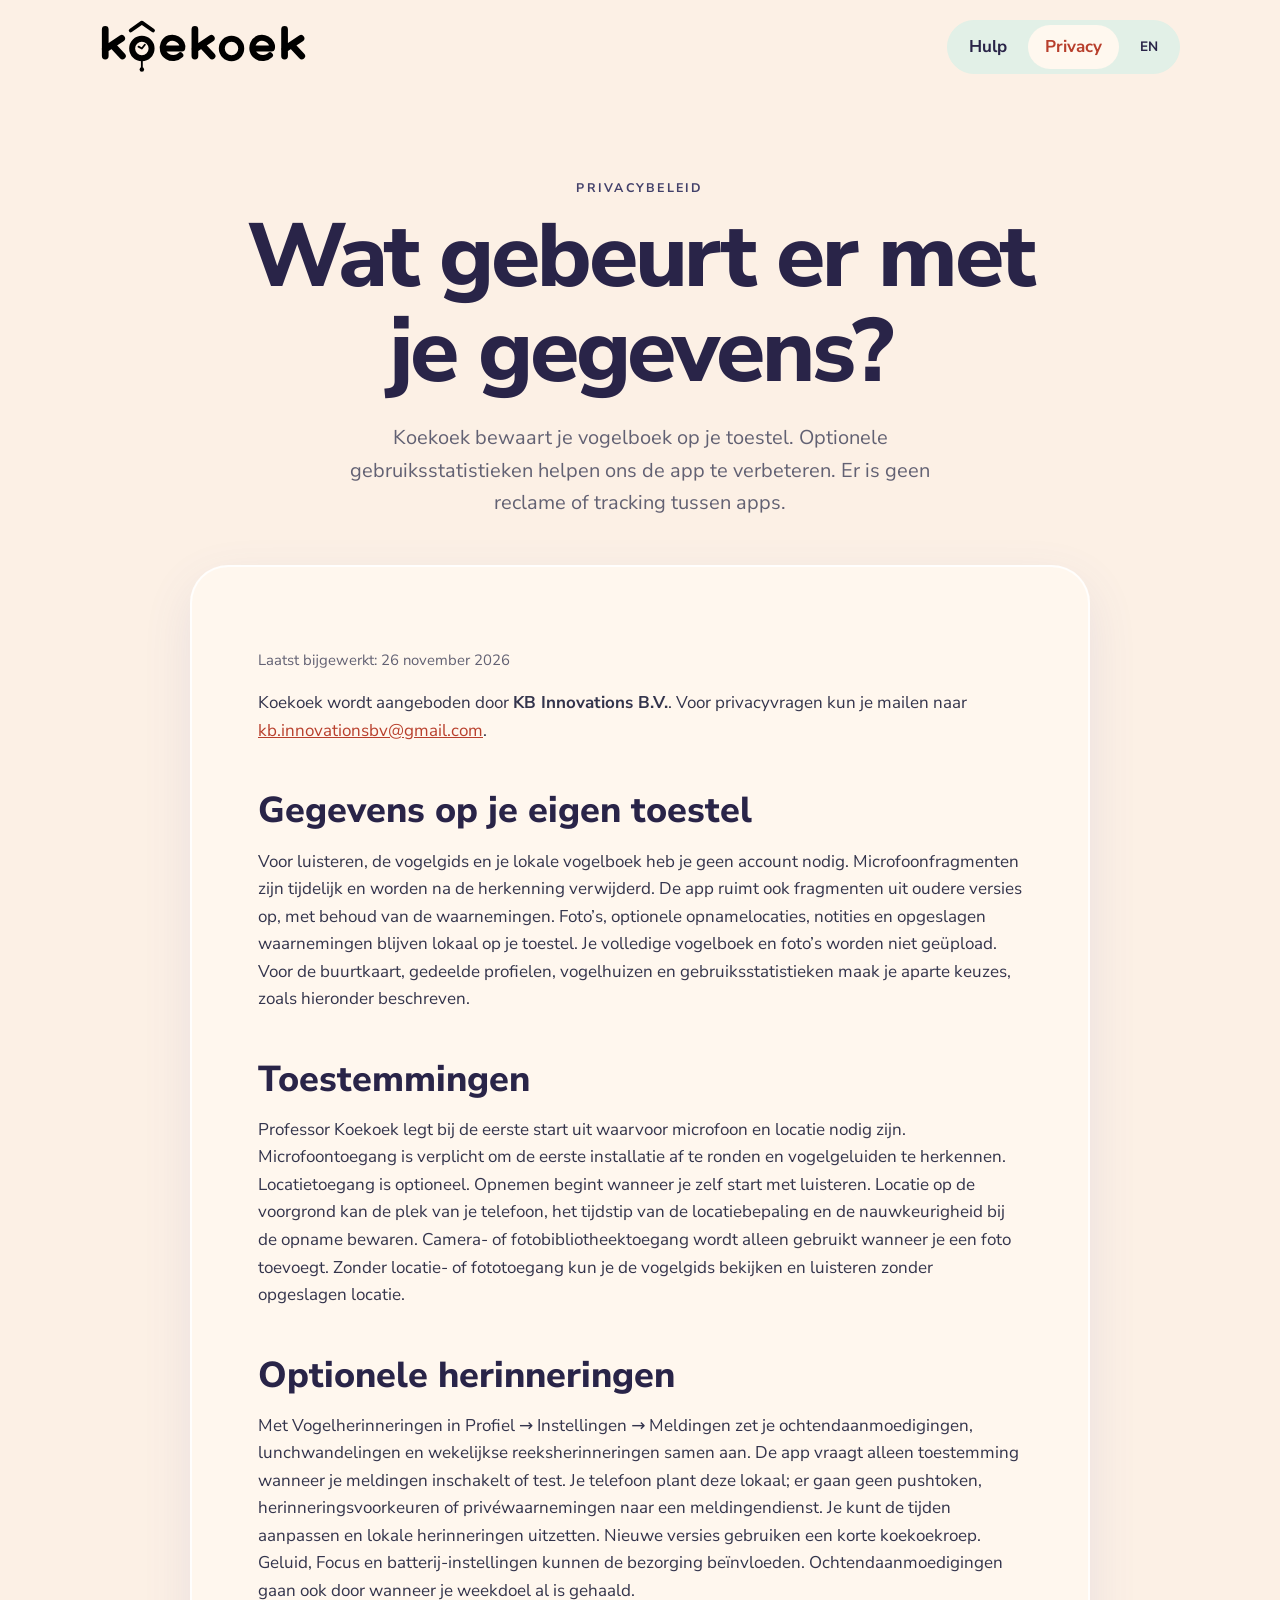
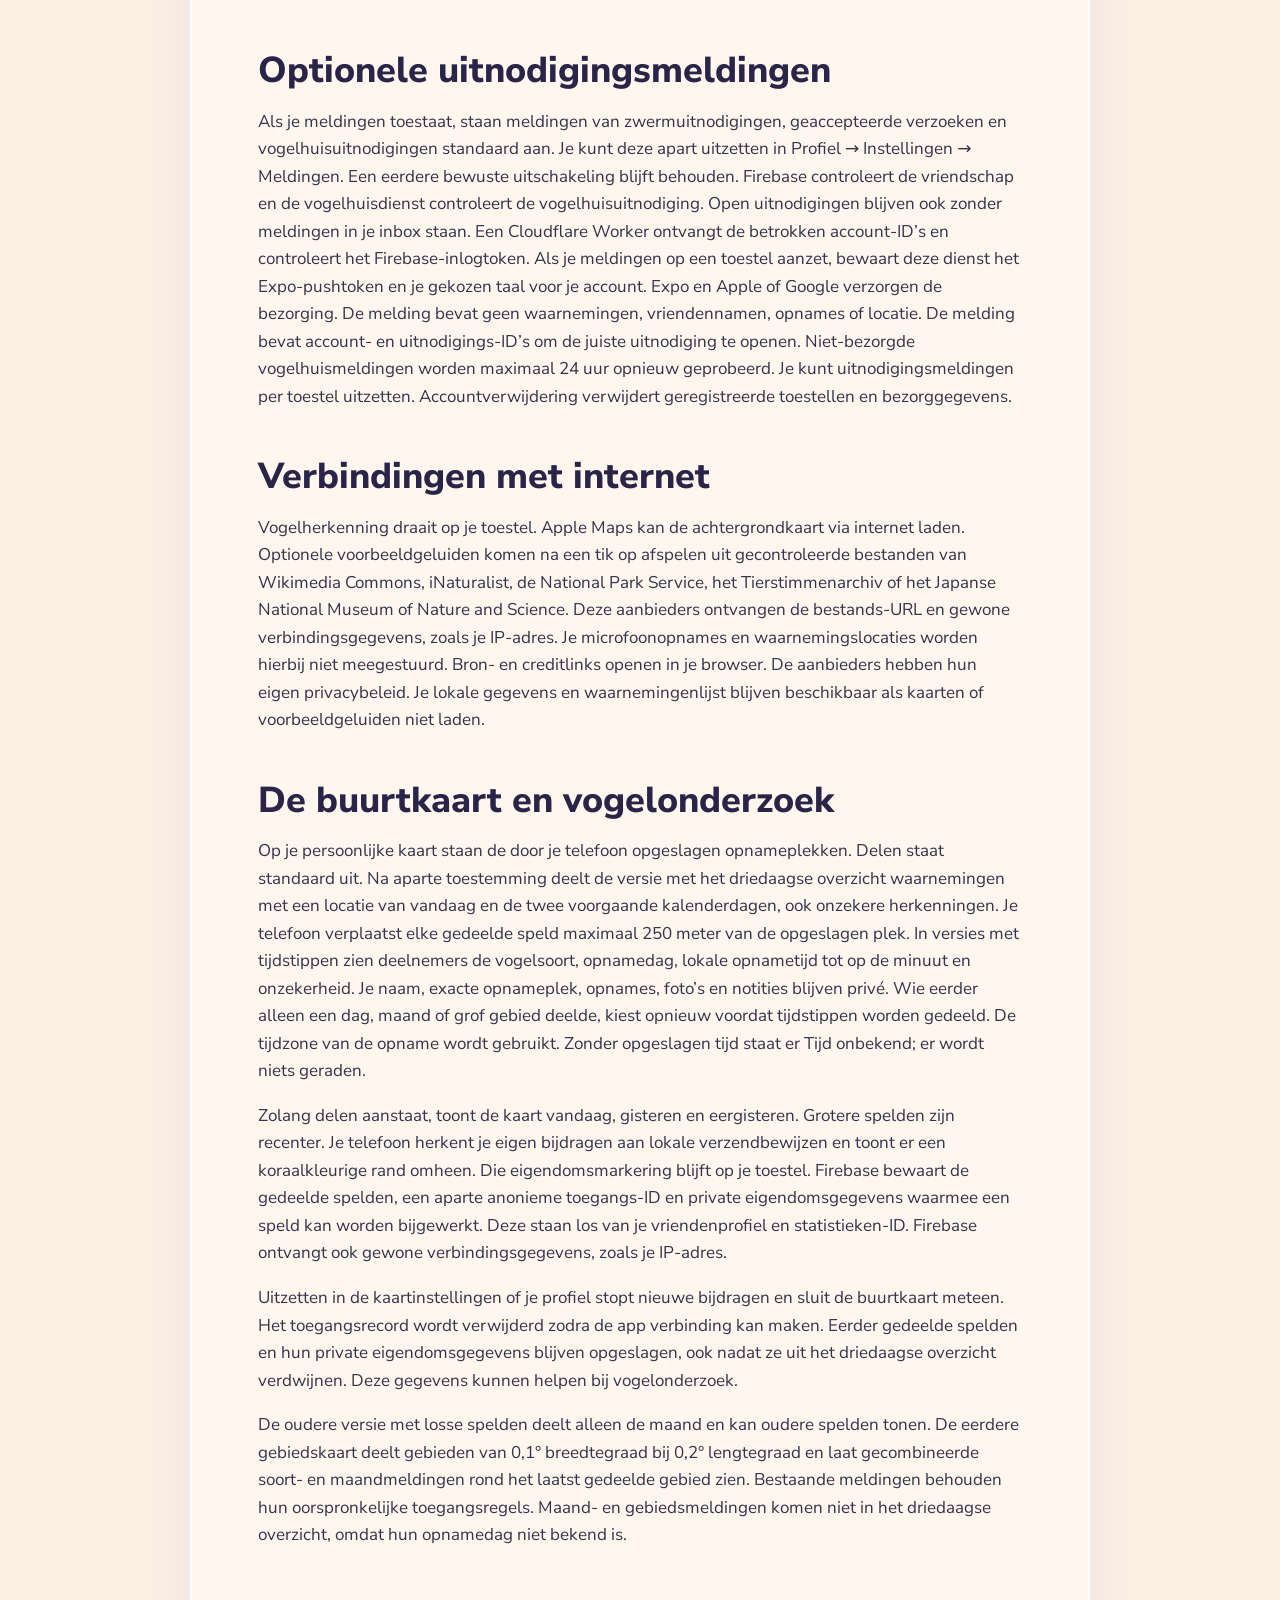
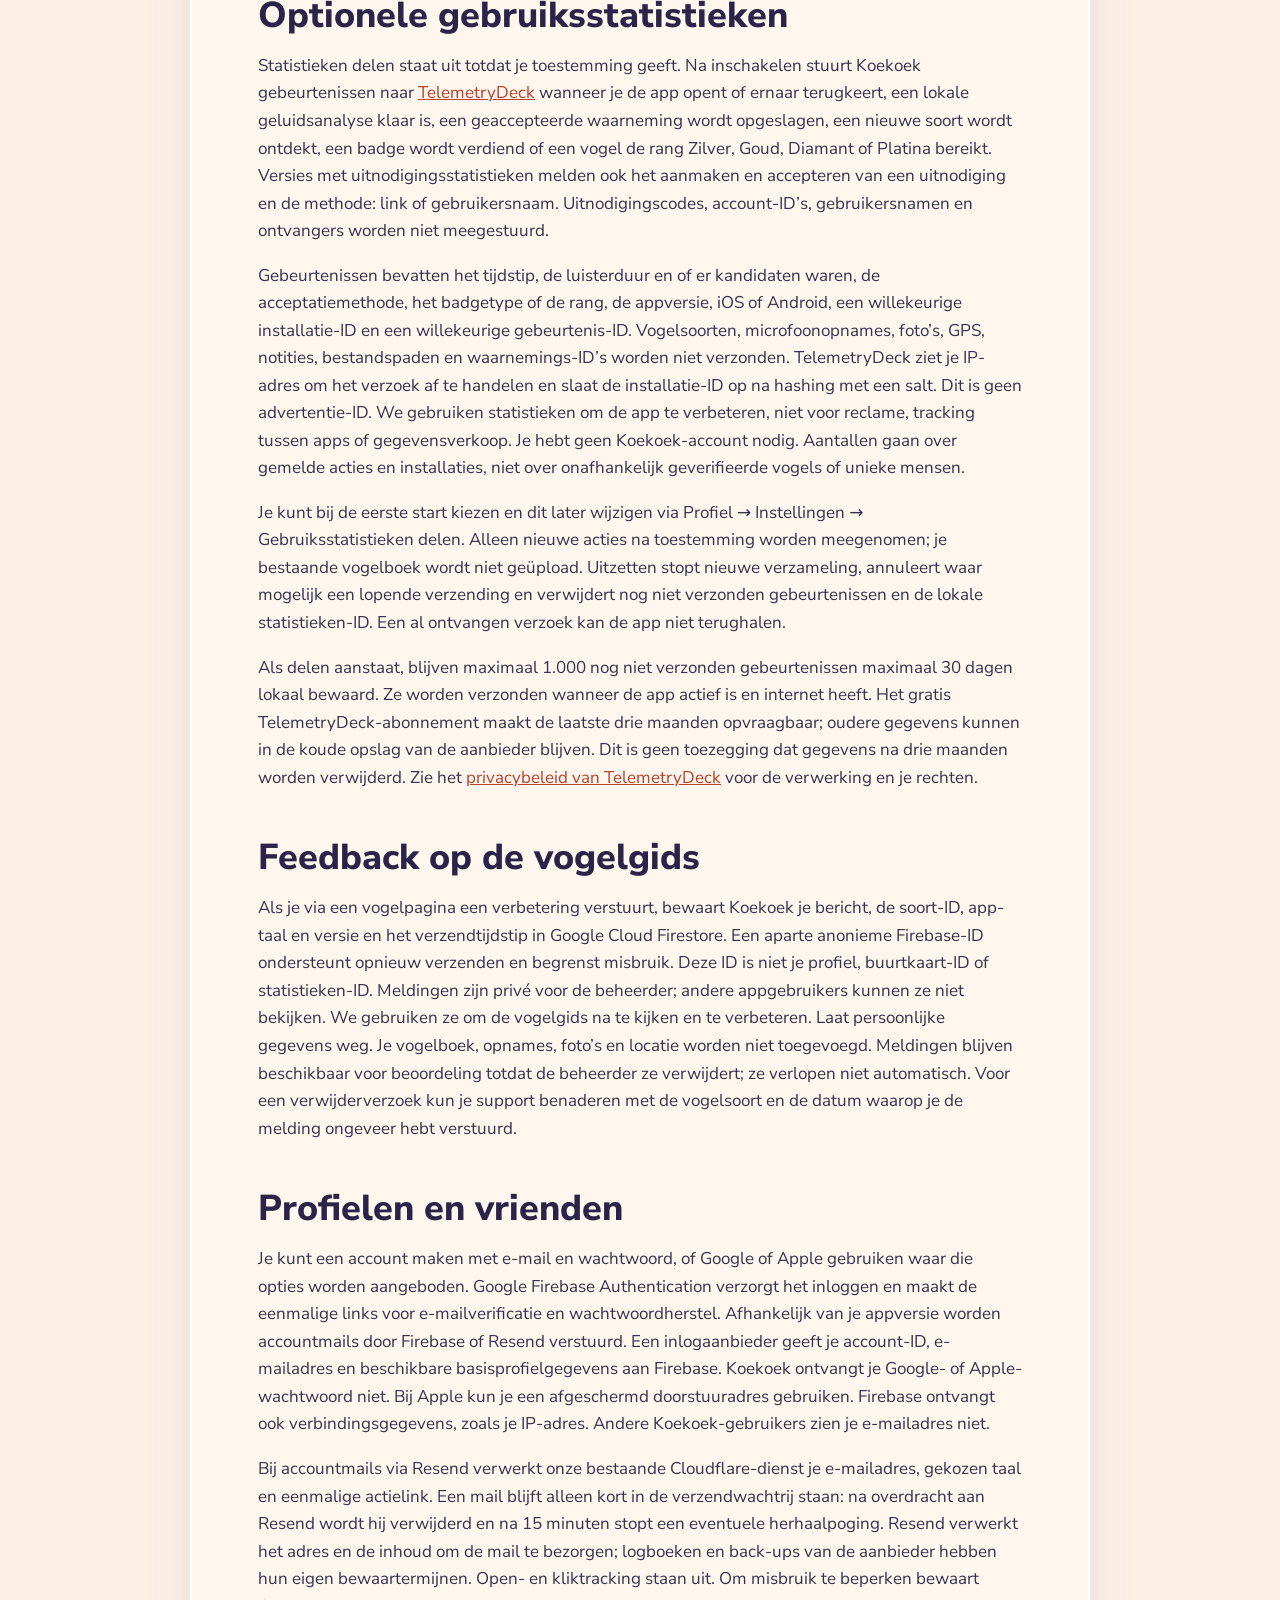
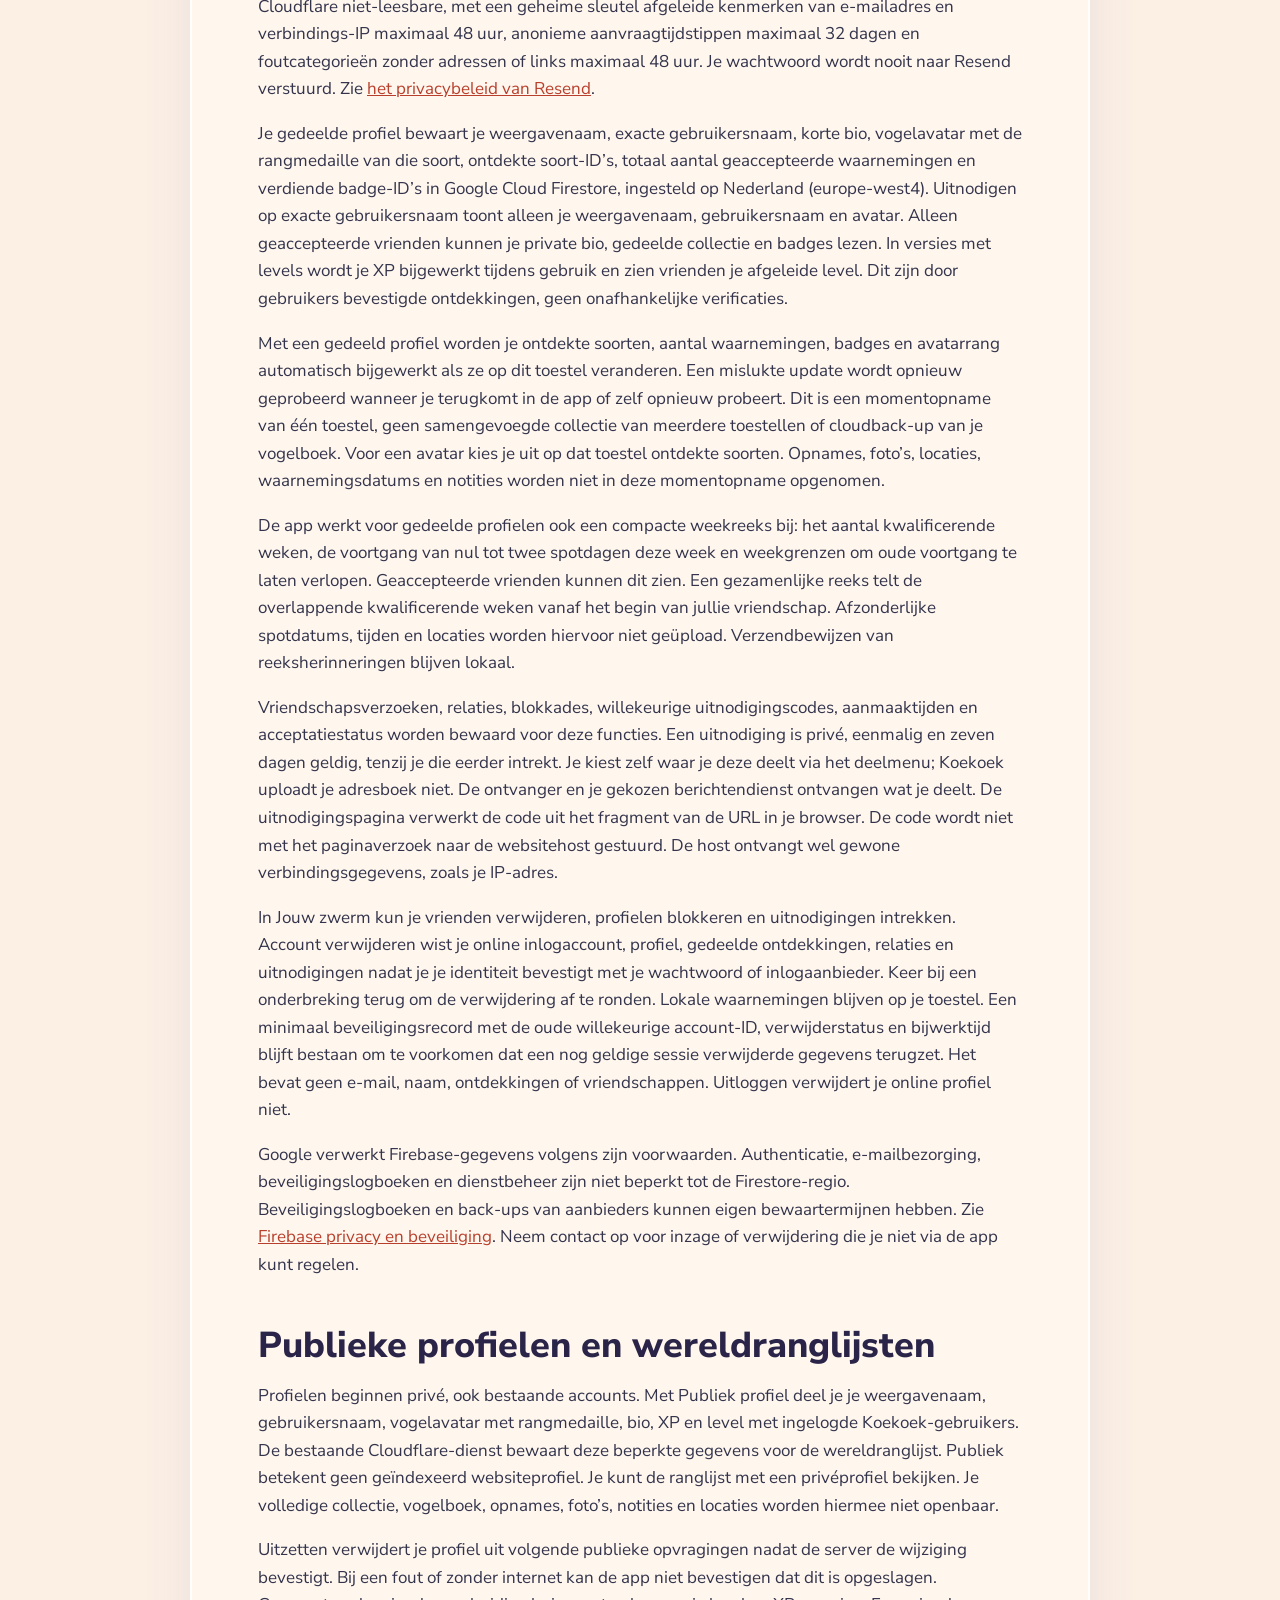
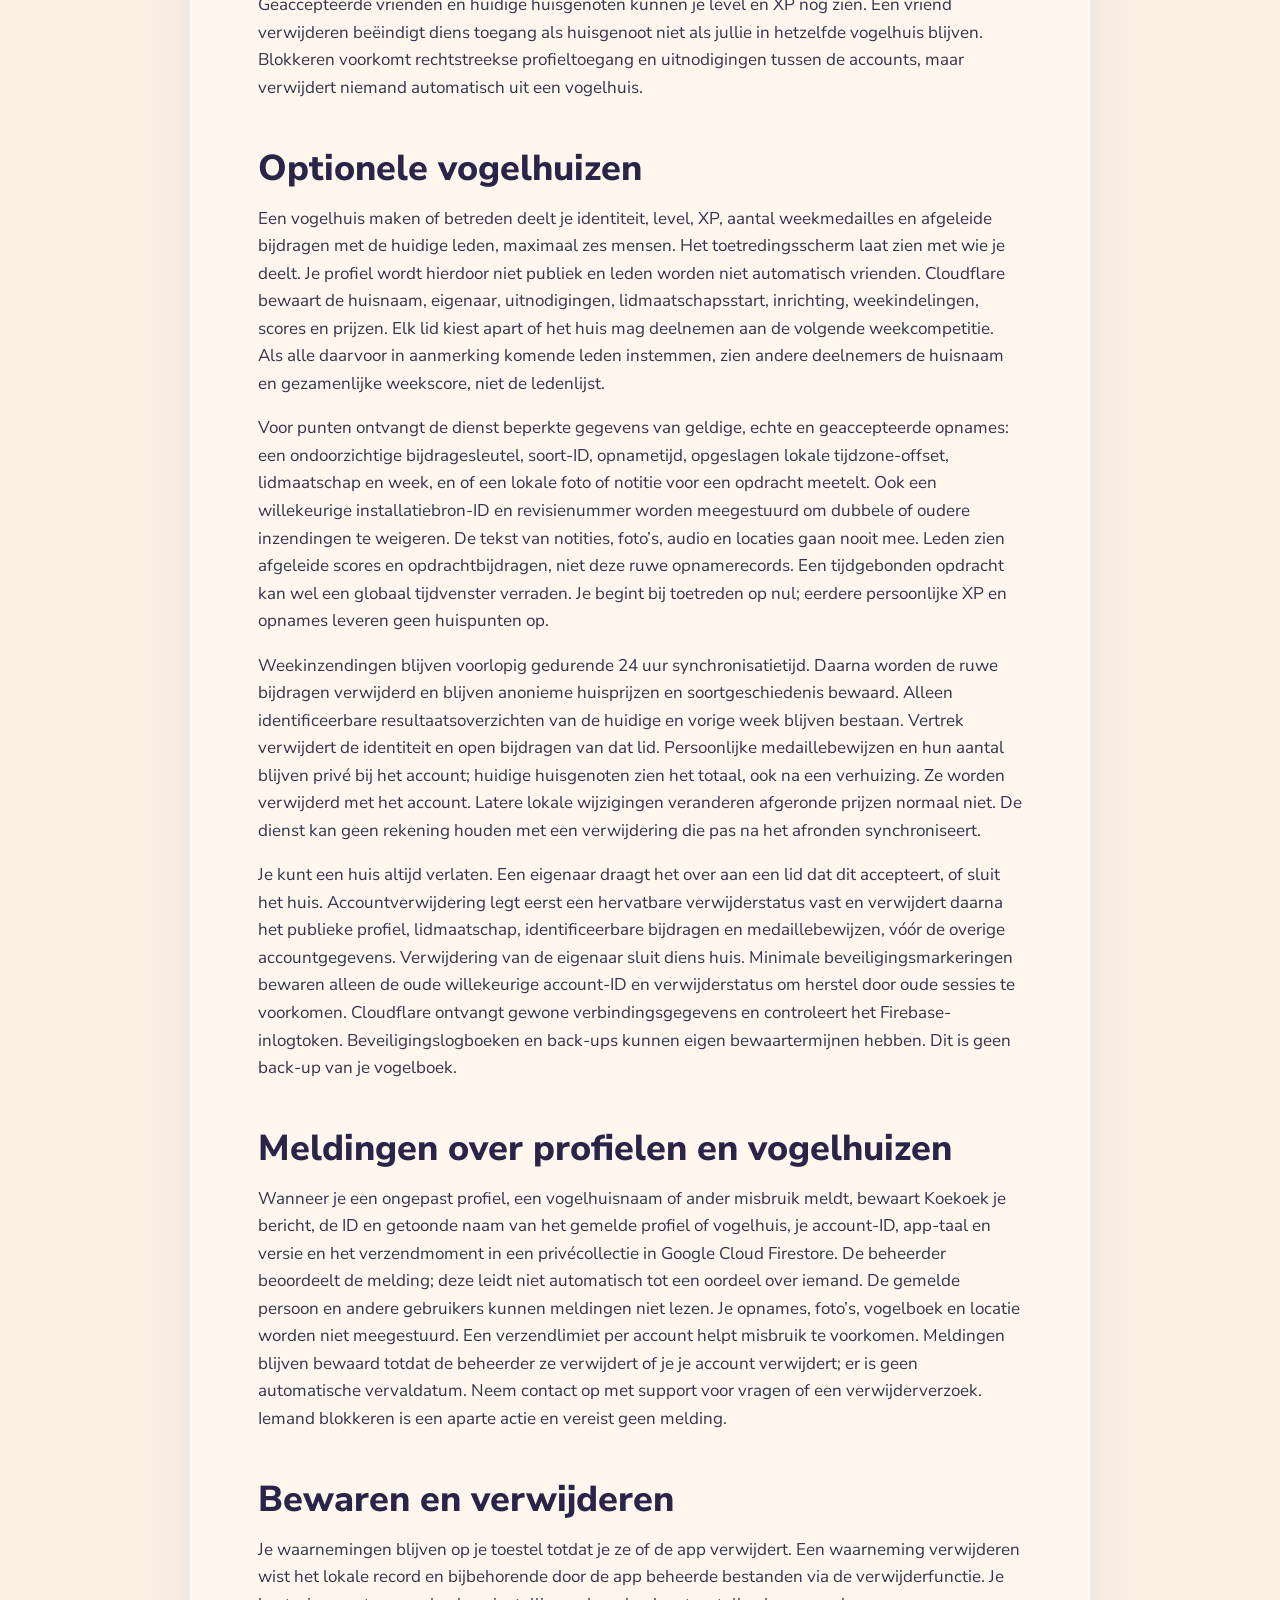
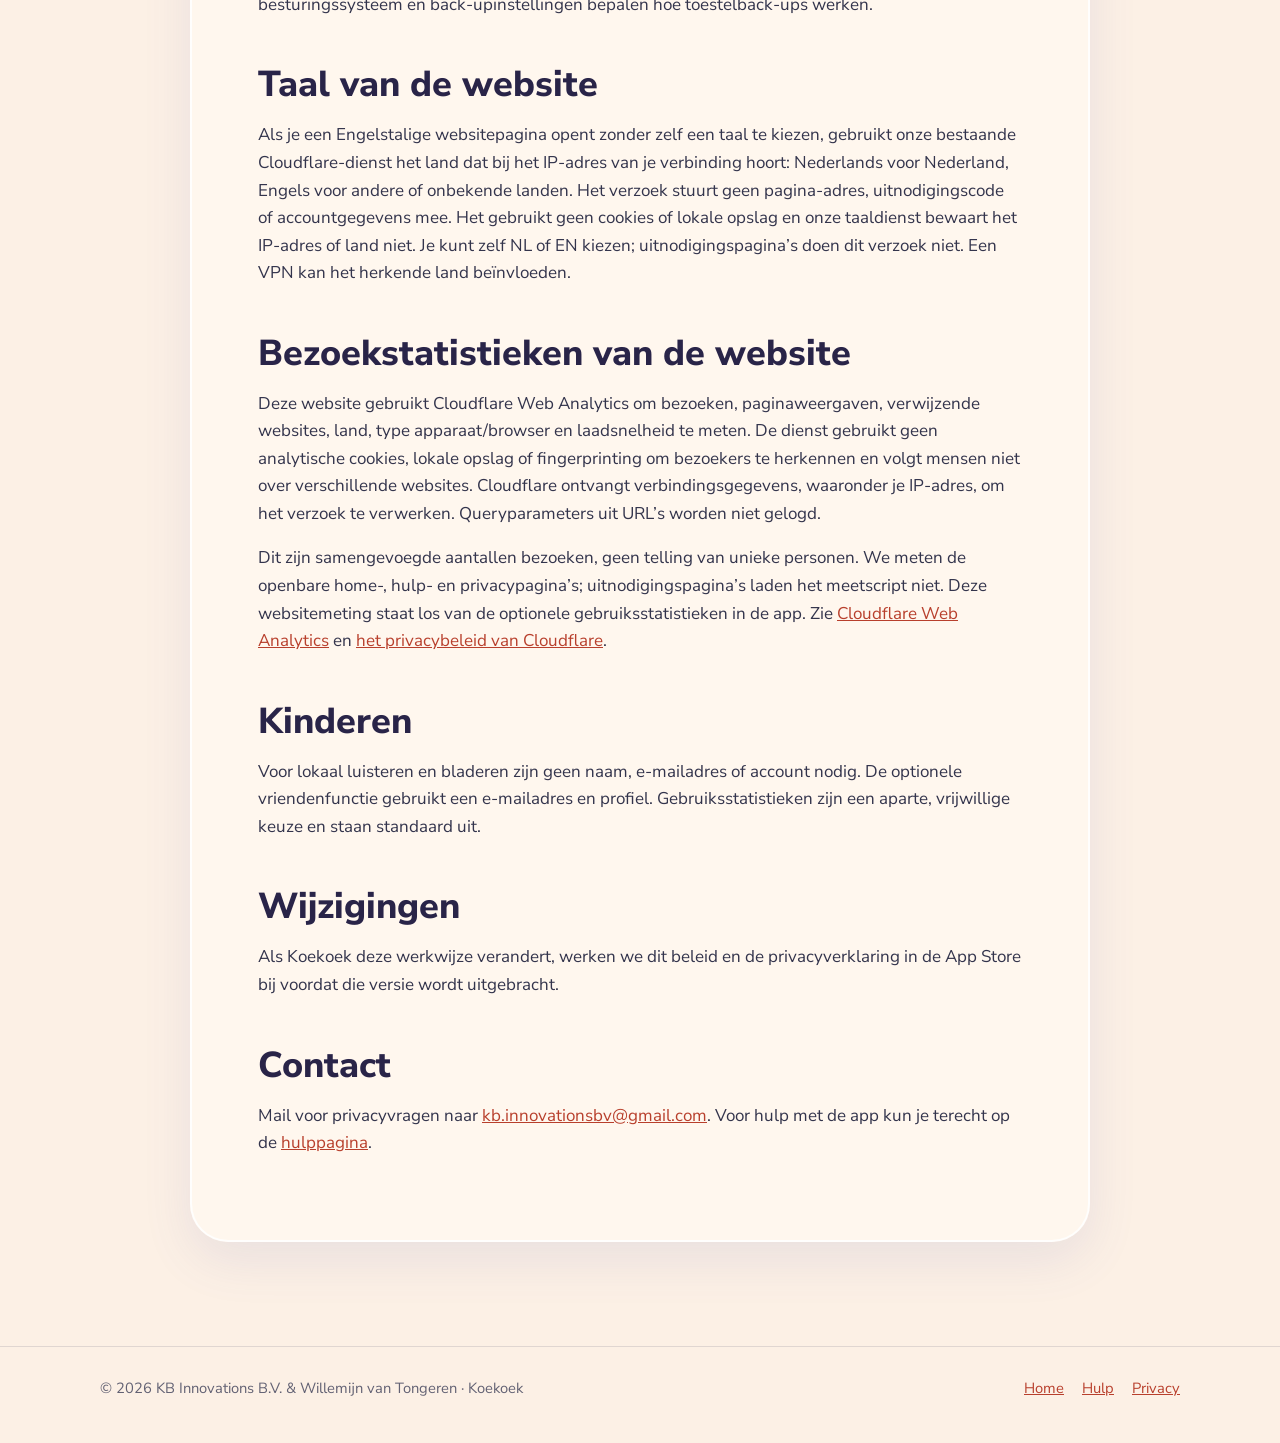
<file: nl/privacy/index.html>
<!doctype html>
<html lang="nl">
<head>
  <meta charset="utf-8"><meta name="viewport" content="width=device-width, initial-scale=1">
  <meta name="description" content="Lees hoe Koekoek omgaat met opnames, waarnemingen, locatie, optionele sociale functies en gebruiksstatistieken van de app en website."><meta name="theme-color" content="#FCF0E5">
  <title>Koekoek Privacybeleid · App en website</title>
  <link rel="icon" href="../../assets/app-icon.png"><link rel="stylesheet" href="../../styles.css">
  <script src="../../locale.js" defer></script>
  <link rel="canonical" href="https://koekoekapp.com/nl/privacy/">
  <link rel="alternate" hreflang="en" href="https://koekoekapp.com/privacy/">
  <link rel="alternate" hreflang="nl" href="https://koekoekapp.com/nl/privacy/">
  <link rel="alternate" hreflang="x-default" href="https://koekoekapp.com/privacy/">
  <meta name="apple-itunes-app" content="app-id=6829680066">
  <meta name="referrer" content="strict-origin-when-cross-origin">
  <meta property="og:type" content="website">
  <meta property="og:site_name" content="Koekoek">
  <meta property="og:title" content="Koekoek Privacybeleid · App en website">
  <meta property="og:description" content="Lees hoe Koekoek omgaat met opnames, waarnemingen, locatie, optionele sociale functies en gebruiksstatistieken van de app en website.">
  <meta property="og:url" content="https://koekoekapp.com/nl/privacy/">
  <meta property="og:locale" content="nl_NL">
  <meta property="og:locale:alternate" content="en_US">
  <meta property="og:image" content="https://koekoekapp.com/assets/koekoek-garden-hero.webp">
  <meta property="og:image:width" content="1536">
  <meta property="og:image:height" content="1024">
  <meta property="og:image:alt" content="Professor Koekoek en een roodborstje op een tak">
  <meta name="twitter:card" content="summary_large_image">
  <meta name="koekoek-web-analytics" content="a0ad6fab3697454eadd23d260f0ae81c">
</head>
<body>
<header class="site-header site-shell"><a class="wordmark" href="../"><img src="../../assets/koekoek-wordmark.svg" width="554" height="144" alt="Koekoek"></a><nav class="site-nav" aria-label="Hoofdnavigatie"><a href="../support/">Hulp</a><a href="../privacy/" aria-current="page">Privacy</a><a href="../../privacy/?lang=en" hreflang="en" lang="en" aria-label="English" title="English">EN</a></nav></header>
<main class="site-shell"><header class="page-hero"><p class="eyebrow">Privacybeleid</p><h1>Wat gebeurt er met je gegevens?</h1><p class="lead">Koekoek bewaart je vogelboek op je toestel. Optionele gebruiksstatistieken helpen ons de app te verbeteren. Er is geen reclame of tracking tussen apps.</p></header><article class="content-card">
<p class="meta">Laatst bijgewerkt: 26 november 2026</p>
<p>Koekoek wordt aangeboden door <strong>KB Innovations B.V.</strong>. Voor privacyvragen kun je mailen naar <a href="mailto:kb.innovationsbv@gmail.com">kb.innovationsbv@gmail.com</a>.</p>
<h2>Gegevens op je eigen toestel</h2>
<p>Voor luisteren, de vogelgids en je lokale vogelboek heb je geen account nodig. Microfoonfragmenten zijn tijdelijk en worden na de herkenning verwijderd. De app ruimt ook fragmenten uit oudere versies op, met behoud van de waarnemingen. Foto’s, optionele opnamelocaties, notities en opgeslagen waarnemingen blijven lokaal op je toestel. Je volledige vogelboek en foto’s worden niet geüpload. Voor de buurtkaart, gedeelde profielen, vogelhuizen en gebruiksstatistieken maak je aparte keuzes, zoals hieronder beschreven.</p>
<h2>Toestemmingen</h2>
<p>Professor Koekoek legt bij de eerste start uit waarvoor microfoon en locatie nodig zijn. Microfoontoegang is verplicht om de eerste installatie af te ronden en vogelgeluiden te herkennen. Locatietoegang is optioneel. Opnemen begint wanneer je zelf start met luisteren. Locatie op de voorgrond kan de plek van je telefoon, het tijdstip van de locatiebepaling en de nauwkeurigheid bij de opname bewaren. Camera- of fotobibliotheektoegang wordt alleen gebruikt wanneer je een foto toevoegt. Zonder locatie- of fototoegang kun je de vogelgids bekijken en luisteren zonder opgeslagen locatie.</p>
<h2>Optionele herinneringen</h2>
<p>Met Vogelherinneringen in Profiel → Instellingen → Meldingen zet je ochtendaanmoedigingen, lunchwandelingen en wekelijkse reeksherinneringen samen aan. De app vraagt alleen toestemming wanneer je meldingen inschakelt of test. Je telefoon plant deze lokaal; er gaan geen pushtoken, herinneringsvoorkeuren of privéwaarnemingen naar een meldingendienst. Je kunt de tijden aanpassen en lokale herinneringen uitzetten. Nieuwe versies gebruiken een korte koekoekroep. Geluid, Focus en batterij-instellingen kunnen de bezorging beïnvloeden. Ochtendaanmoedigingen gaan ook door wanneer je weekdoel al is gehaald.</p>
<h2>Optionele uitnodigingsmeldingen</h2>
<p>Als je meldingen toestaat, staan meldingen van zwermuitnodigingen, geaccepteerde verzoeken en vogelhuisuitnodigingen standaard aan. Je kunt deze apart uitzetten in Profiel → Instellingen → Meldingen. Een eerdere bewuste uitschakeling blijft behouden. Firebase controleert de vriendschap en de vogelhuisdienst controleert de vogelhuisuitnodiging. Open uitnodigingen blijven ook zonder meldingen in je inbox staan. Een Cloudflare Worker ontvangt de betrokken account-ID’s en controleert het Firebase-inlogtoken. Als je meldingen op een toestel aanzet, bewaart deze dienst het Expo-pushtoken en je gekozen taal voor je account. Expo en Apple of Google verzorgen de bezorging. De melding bevat geen waarnemingen, vriendennamen, opnames of locatie. De melding bevat account- en uitnodigings-ID’s om de juiste uitnodiging te openen. Niet-bezorgde vogelhuismeldingen worden maximaal 24 uur opnieuw geprobeerd. Je kunt uitnodigingsmeldingen per toestel uitzetten. Accountverwijdering verwijdert geregistreerde toestellen en bezorggegevens.</p>
<h2>Verbindingen met internet</h2>
<p>Vogelherkenning draait op je toestel. Apple Maps kan de achtergrondkaart via internet laden. Optionele voorbeeldgeluiden komen na een tik op afspelen uit gecontroleerde bestanden van Wikimedia Commons, iNaturalist, de National Park Service, het Tierstimmenarchiv of het Japanse National Museum of Nature and Science. Deze aanbieders ontvangen de bestands-URL en gewone verbindingsgegevens, zoals je IP-adres. Je microfoonopnames en waarnemingslocaties worden hierbij niet meegestuurd. Bron- en creditlinks openen in je browser. De aanbieders hebben hun eigen privacybeleid. Je lokale gegevens en waarnemingenlijst blijven beschikbaar als kaarten of voorbeeldgeluiden niet laden.</p>
<h2>De buurtkaart en vogelonderzoek</h2>
<p>Op je persoonlijke kaart staan de door je telefoon opgeslagen opnameplekken. Delen staat standaard uit. Na aparte toestemming deelt de versie met het driedaagse overzicht waarnemingen met een locatie van vandaag en de twee voorgaande kalenderdagen, ook onzekere herkenningen. Je telefoon verplaatst elke gedeelde speld maximaal 250 meter van de opgeslagen plek. In versies met tijdstippen zien deelnemers de vogelsoort, opnamedag, lokale opnametijd tot op de minuut en onzekerheid. Je naam, exacte opnameplek, opnames, foto’s en notities blijven privé. Wie eerder alleen een dag, maand of grof gebied deelde, kiest opnieuw voordat tijdstippen worden gedeeld. De tijdzone van de opname wordt gebruikt. Zonder opgeslagen tijd staat er Tijd onbekend; er wordt niets geraden.</p>
<p>Zolang delen aanstaat, toont de kaart vandaag, gisteren en eergisteren. Grotere spelden zijn recenter. Je telefoon herkent je eigen bijdragen aan lokale verzendbewijzen en toont er een koraalkleurige rand omheen. Die eigendomsmarkering blijft op je toestel. Firebase bewaart de gedeelde spelden, een aparte anonieme toegangs-ID en private eigendomsgegevens waarmee een speld kan worden bijgewerkt. Deze staan los van je vriendenprofiel en statistieken-ID. Firebase ontvangt ook gewone verbindingsgegevens, zoals je IP-adres.</p>
<p>Uitzetten in de kaartinstellingen of je profiel stopt nieuwe bijdragen en sluit de buurtkaart meteen. Het toegangsrecord wordt verwijderd zodra de app verbinding kan maken. Eerder gedeelde spelden en hun private eigendomsgegevens blijven opgeslagen, ook nadat ze uit het driedaagse overzicht verdwijnen. Deze gegevens kunnen helpen bij vogelonderzoek.</p>
<p>De oudere versie met losse spelden deelt alleen de maand en kan oudere spelden tonen. De eerdere gebiedskaart deelt gebieden van 0,1° breedtegraad bij 0,2° lengtegraad en laat gecombineerde soort- en maandmeldingen rond het laatst gedeelde gebied zien. Bestaande meldingen behouden hun oorspronkelijke toegangsregels. Maand- en gebiedsmeldingen komen niet in het driedaagse overzicht, omdat hun opnamedag niet bekend is.</p>
<h2>Optionele gebruiksstatistieken</h2>
<p>Statistieken delen staat uit totdat je toestemming geeft. Na inschakelen stuurt Koekoek gebeurtenissen naar <a href="https://telemetrydeck.com/privacy/">TelemetryDeck</a> wanneer je de app opent of ernaar terugkeert, een lokale geluidsanalyse klaar is, een geaccepteerde waarneming wordt opgeslagen, een nieuwe soort wordt ontdekt, een badge wordt verdiend of een vogel de rang Zilver, Goud, Diamant of Platina bereikt. Versies met uitnodigingsstatistieken melden ook het aanmaken en accepteren van een uitnodiging en de methode: link of gebruikersnaam. Uitnodigingscodes, account-ID’s, gebruikersnamen en ontvangers worden niet meegestuurd.</p>
<p>Gebeurtenissen bevatten het tijdstip, de luisterduur en of er kandidaten waren, de acceptatiemethode, het badgetype of de rang, de appversie, iOS of Android, een willekeurige installatie-ID en een willekeurige gebeurtenis-ID. Vogelsoorten, microfoonopnames, foto’s, GPS, notities, bestandspaden en waarnemings-ID’s worden niet verzonden. TelemetryDeck ziet je IP-adres om het verzoek af te handelen en slaat de installatie-ID op na hashing met een salt. Dit is geen advertentie-ID. We gebruiken statistieken om de app te verbeteren, niet voor reclame, tracking tussen apps of gegevensverkoop. Je hebt geen Koekoek-account nodig. Aantallen gaan over gemelde acties en installaties, niet over onafhankelijk geverifieerde vogels of unieke mensen.</p>
<p>Je kunt bij de eerste start kiezen en dit later wijzigen via Profiel → Instellingen → Gebruiksstatistieken delen. Alleen nieuwe acties na toestemming worden meegenomen; je bestaande vogelboek wordt niet geüpload. Uitzetten stopt nieuwe verzameling, annuleert waar mogelijk een lopende verzending en verwijdert nog niet verzonden gebeurtenissen en de lokale statistieken-ID. Een al ontvangen verzoek kan de app niet terughalen.</p>
<p>Als delen aanstaat, blijven maximaal 1.000 nog niet verzonden gebeurtenissen maximaal 30 dagen lokaal bewaard. Ze worden verzonden wanneer de app actief is en internet heeft. Het gratis TelemetryDeck-abonnement maakt de laatste drie maanden opvraagbaar; oudere gegevens kunnen in de koude opslag van de aanbieder blijven. Dit is geen toezegging dat gegevens na drie maanden worden verwijderd. Zie het <a href="https://telemetrydeck.com/privacy/">privacybeleid van TelemetryDeck</a> voor de verwerking en je rechten.</p>
<h2>Feedback op de vogelgids</h2>
<p>Als je via een vogelpagina een verbetering verstuurt, bewaart Koekoek je bericht, de soort-ID, app-taal en versie en het verzendtijdstip in Google Cloud Firestore. Een aparte anonieme Firebase-ID ondersteunt opnieuw verzenden en begrenst misbruik. Deze ID is niet je profiel, buurtkaart-ID of statistieken-ID. Meldingen zijn privé voor de beheerder; andere appgebruikers kunnen ze niet bekijken. We gebruiken ze om de vogelgids na te kijken en te verbeteren. Laat persoonlijke gegevens weg. Je vogelboek, opnames, foto’s en locatie worden niet toegevoegd. Meldingen blijven beschikbaar voor beoordeling totdat de beheerder ze verwijdert; ze verlopen niet automatisch. Voor een verwijderverzoek kun je support benaderen met de vogelsoort en de datum waarop je de melding ongeveer hebt verstuurd.</p>
<h2>Profielen en vrienden</h2>
<p>Je kunt een account maken met e-mail en wachtwoord, of Google of Apple gebruiken waar die opties worden aangeboden. Google Firebase Authentication verzorgt het inloggen en maakt de eenmalige links voor e-mailverificatie en wachtwoordherstel. Afhankelijk van je appversie worden accountmails door Firebase of Resend verstuurd. Een inlogaanbieder geeft je account-ID, e-mailadres en beschikbare basisprofielgegevens aan Firebase. Koekoek ontvangt je Google- of Apple-wachtwoord niet. Bij Apple kun je een afgeschermd doorstuuradres gebruiken. Firebase ontvangt ook verbindingsgegevens, zoals je IP-adres. Andere Koekoek-gebruikers zien je e-mailadres niet.</p>
<p>Bij accountmails via Resend verwerkt onze bestaande Cloudflare-dienst je e-mailadres, gekozen taal en eenmalige actielink. Een mail blijft alleen kort in de verzendwachtrij staan: na overdracht aan Resend wordt hij verwijderd en na 15 minuten stopt een eventuele herhaalpoging. Resend verwerkt het adres en de inhoud om de mail te bezorgen; logboeken en back-ups van de aanbieder hebben hun eigen bewaartermijnen. Open- en kliktracking staan uit. Om misbruik te beperken bewaart Cloudflare niet-leesbare, met een geheime sleutel afgeleide kenmerken van e-mailadres en verbindings-IP maximaal 48 uur, anonieme aanvraagtijdstippen maximaal 32 dagen en foutcategorieën zonder adressen of links maximaal 48 uur. Je wachtwoord wordt nooit naar Resend verstuurd. Zie <a href="https://resend.com/legal/privacy-policy">het privacybeleid van Resend</a>.</p>
<p>Je gedeelde profiel bewaart je weergavenaam, exacte gebruikersnaam, korte bio, vogelavatar met de rangmedaille van die soort, ontdekte soort-ID’s, totaal aantal geaccepteerde waarnemingen en verdiende badge-ID’s in Google Cloud Firestore, ingesteld op Nederland (europe-west4). Uitnodigen op exacte gebruikersnaam toont alleen je weergavenaam, gebruikersnaam en avatar. Alleen geaccepteerde vrienden kunnen je private bio, gedeelde collectie en badges lezen. In versies met levels wordt je XP bijgewerkt tijdens gebruik en zien vrienden je afgeleide level. Dit zijn door gebruikers bevestigde ontdekkingen, geen onafhankelijke verificaties.</p>
<p>Met een gedeeld profiel worden je ontdekte soorten, aantal waarnemingen, badges en avatarrang automatisch bijgewerkt als ze op dit toestel veranderen. Een mislukte update wordt opnieuw geprobeerd wanneer je terugkomt in de app of zelf opnieuw probeert. Dit is een momentopname van één toestel, geen samengevoegde collectie van meerdere toestellen of cloudback-up van je vogelboek. Voor een avatar kies je uit op dat toestel ontdekte soorten. Opnames, foto’s, locaties, waarnemingsdatums en notities worden niet in deze momentopname opgenomen.</p>
<p>De app werkt voor gedeelde profielen ook een compacte weekreeks bij: het aantal kwalificerende weken, de voortgang van nul tot twee spotdagen deze week en weekgrenzen om oude voortgang te laten verlopen. Geaccepteerde vrienden kunnen dit zien. Een gezamenlijke reeks telt de overlappende kwalificerende weken vanaf het begin van jullie vriendschap. Afzonderlijke spotdatums, tijden en locaties worden hiervoor niet geüpload. Verzendbewijzen van reeksherinneringen blijven lokaal.</p>
<p>Vriendschapsverzoeken, relaties, blokkades, willekeurige uitnodigingscodes, aanmaaktijden en acceptatiestatus worden bewaard voor deze functies. Een uitnodiging is privé, eenmalig en zeven dagen geldig, tenzij je die eerder intrekt. Je kiest zelf waar je deze deelt via het deelmenu; Koekoek uploadt je adresboek niet. De ontvanger en je gekozen berichtendienst ontvangen wat je deelt. De uitnodigingspagina verwerkt de code uit het fragment van de URL in je browser. De code wordt niet met het paginaverzoek naar de websitehost gestuurd. De host ontvangt wel gewone verbindingsgegevens, zoals je IP-adres.</p>
<p>In Jouw zwerm kun je vrienden verwijderen, profielen blokkeren en uitnodigingen intrekken. Account verwijderen wist je online inlogaccount, profiel, gedeelde ontdekkingen, relaties en uitnodigingen nadat je je identiteit bevestigt met je wachtwoord of inlogaanbieder. Keer bij een onderbreking terug om de verwijdering af te ronden. Lokale waarnemingen blijven op je toestel. Een minimaal beveiligingsrecord met de oude willekeurige account-ID, verwijderstatus en bijwerktijd blijft bestaan om te voorkomen dat een nog geldige sessie verwijderde gegevens terugzet. Het bevat geen e-mail, naam, ontdekkingen of vriendschappen. Uitloggen verwijdert je online profiel niet.</p>
<p>Google verwerkt Firebase-gegevens volgens zijn voorwaarden. Authenticatie, e-mailbezorging, beveiligingslogboeken en dienstbeheer zijn niet beperkt tot de Firestore-regio. Beveiligingslogboeken en back-ups van aanbieders kunnen eigen bewaartermijnen hebben. Zie <a href="https://firebase.google.com/support/privacy">Firebase privacy en beveiliging</a>. Neem contact op voor inzage of verwijdering die je niet via de app kunt regelen.</p>
<h2>Publieke profielen en wereldranglijsten</h2>
<p>Profielen beginnen privé, ook bestaande accounts. Met Publiek profiel deel je je weergavenaam, gebruikersnaam, vogelavatar met rangmedaille, bio, XP en level met ingelogde Koekoek-gebruikers. De bestaande Cloudflare-dienst bewaart deze beperkte gegevens voor de wereldranglijst. Publiek betekent geen geïndexeerd websiteprofiel. Je kunt de ranglijst met een privéprofiel bekijken. Je volledige collectie, vogelboek, opnames, foto’s, notities en locaties worden hiermee niet openbaar.</p>
<p>Uitzetten verwijdert je profiel uit volgende publieke opvragingen nadat de server de wijziging bevestigt. Bij een fout of zonder internet kan de app niet bevestigen dat dit is opgeslagen. Geaccepteerde vrienden en huidige huisgenoten kunnen je level en XP nog zien. Een vriend verwijderen beëindigt diens toegang als huisgenoot niet als jullie in hetzelfde vogelhuis blijven. Blokkeren voorkomt rechtstreekse profieltoegang en uitnodigingen tussen de accounts, maar verwijdert niemand automatisch uit een vogelhuis.</p>
<h2>Optionele vogelhuizen</h2>
<p>Een vogelhuis maken of betreden deelt je identiteit, level, XP, aantal weekmedailles en afgeleide bijdragen met de huidige leden, maximaal zes mensen. Het toetredingsscherm laat zien met wie je deelt. Je profiel wordt hierdoor niet publiek en leden worden niet automatisch vrienden. Cloudflare bewaart de huisnaam, eigenaar, uitnodigingen, lidmaatschapsstart, inrichting, weekindelingen, scores en prijzen. Elk lid kiest apart of het huis mag deelnemen aan de volgende weekcompetitie. Als alle daarvoor in aanmerking komende leden instemmen, zien andere deelnemers de huisnaam en gezamenlijke weekscore, niet de ledenlijst.</p>
<p>Voor punten ontvangt de dienst beperkte gegevens van geldige, echte en geaccepteerde opnames: een ondoorzichtige bijdragesleutel, soort-ID, opnametijd, opgeslagen lokale tijdzone-offset, lidmaatschap en week, en of een lokale foto of notitie voor een opdracht meetelt. Ook een willekeurige installatiebron-ID en revisienummer worden meegestuurd om dubbele of oudere inzendingen te weigeren. De tekst van notities, foto’s, audio en locaties gaan nooit mee. Leden zien afgeleide scores en opdrachtbijdragen, niet deze ruwe opnamerecords. Een tijdgebonden opdracht kan wel een globaal tijdvenster verraden. Je begint bij toetreden op nul; eerdere persoonlijke XP en opnames leveren geen huispunten op.</p>
<p>Weekinzendingen blijven voorlopig gedurende 24 uur synchronisatietijd. Daarna worden de ruwe bijdragen verwijderd en blijven anonieme huisprijzen en soortgeschiedenis bewaard. Alleen identificeerbare resultaatsoverzichten van de huidige en vorige week blijven bestaan. Vertrek verwijdert de identiteit en open bijdragen van dat lid. Persoonlijke medaillebewijzen en hun aantal blijven privé bij het account; huidige huisgenoten zien het totaal, ook na een verhuizing. Ze worden verwijderd met het account. Latere lokale wijzigingen veranderen afgeronde prijzen normaal niet. De dienst kan geen rekening houden met een verwijdering die pas na het afronden synchroniseert.</p>
<p>Je kunt een huis altijd verlaten. Een eigenaar draagt het over aan een lid dat dit accepteert, of sluit het huis. Accountverwijdering legt eerst een hervatbare verwijderstatus vast en verwijdert daarna het publieke profiel, lidmaatschap, identificeerbare bijdragen en medaillebewijzen, vóór de overige accountgegevens. Verwijdering van de eigenaar sluit diens huis. Minimale beveiligingsmarkeringen bewaren alleen de oude willekeurige account-ID en verwijderstatus om herstel door oude sessies te voorkomen. Cloudflare ontvangt gewone verbindingsgegevens en controleert het Firebase-inlogtoken. Beveiligingslogboeken en back-ups kunnen eigen bewaartermijnen hebben. Dit is geen back-up van je vogelboek.</p>
<h2>Meldingen over profielen en vogelhuizen</h2>
<p>Wanneer je een ongepast profiel, een vogelhuisnaam of ander misbruik meldt, bewaart Koekoek je bericht, de ID en getoonde naam van het gemelde profiel of vogelhuis, je account-ID, app-taal en versie en het verzendmoment in een privécollectie in Google Cloud Firestore. De beheerder beoordeelt de melding; deze leidt niet automatisch tot een oordeel over iemand. De gemelde persoon en andere gebruikers kunnen meldingen niet lezen. Je opnames, foto’s, vogelboek en locatie worden niet meegestuurd. Een verzendlimiet per account helpt misbruik te voorkomen. Meldingen blijven bewaard totdat de beheerder ze verwijdert of je je account verwijdert; er is geen automatische vervaldatum. Neem contact op met support voor vragen of een verwijderverzoek. Iemand blokkeren is een aparte actie en vereist geen melding.</p>
<h2>Bewaren en verwijderen</h2>
<p>Je waarnemingen blijven op je toestel totdat je ze of de app verwijdert. Een waarneming verwijderen wist het lokale record en bijbehorende door de app beheerde bestanden via de verwijderfunctie. Je besturingssysteem en back-upinstellingen bepalen hoe toestelback-ups werken.</p>
<h2>Taal van de website</h2>
<p>Als je een Engelstalige websitepagina opent zonder zelf een taal te kiezen, gebruikt onze bestaande Cloudflare-dienst het land dat bij het IP-adres van je verbinding hoort: Nederlands voor Nederland, Engels voor andere of onbekende landen. Het verzoek stuurt geen pagina-adres, uitnodigingscode of accountgegevens mee. Het gebruikt geen cookies of lokale opslag en onze taaldienst bewaart het IP-adres of land niet. Je kunt zelf NL of EN kiezen; uitnodigingspagina’s doen dit verzoek niet. Een VPN kan het herkende land beïnvloeden.</p>
<h2>Bezoekstatistieken van de website</h2>
<p>Deze website gebruikt Cloudflare Web Analytics om bezoeken, paginaweergaven, verwijzende websites, land, type apparaat/browser en laadsnelheid te meten. De dienst gebruikt geen analytische cookies, lokale opslag of fingerprinting om bezoekers te herkennen en volgt mensen niet over verschillende websites. Cloudflare ontvangt verbindingsgegevens, waaronder je IP-adres, om het verzoek te verwerken. Queryparameters uit URL’s worden niet gelogd.</p>
<p>Dit zijn samengevoegde aantallen bezoeken, geen telling van unieke personen. We meten de openbare home-, hulp- en privacypagina’s; uitnodigingspagina’s laden het meetscript niet. Deze websitemeting staat los van de optionele gebruiksstatistieken in de app. Zie <a href="https://www.cloudflare.com/web-analytics/">Cloudflare Web Analytics</a> en <a href="https://www.cloudflare.com/privacypolicy/">het privacybeleid van Cloudflare</a>.</p>
<h2>Kinderen</h2>
<p>Voor lokaal luisteren en bladeren zijn geen naam, e-mailadres of account nodig. De optionele vriendenfunctie gebruikt een e-mailadres en profiel. Gebruiksstatistieken zijn een aparte, vrijwillige keuze en staan standaard uit.</p>
<h2>Wijzigingen</h2>
<p>Als Koekoek deze werkwijze verandert, werken we dit beleid en de privacyverklaring in de App Store bij voordat die versie wordt uitgebracht.</p>
<h2>Contact</h2>
<p>Mail voor privacyvragen naar <a href="mailto:kb.innovationsbv@gmail.com">kb.innovationsbv@gmail.com</a>. Voor hulp met de app kun je terecht op de <a href="../support/">hulppagina</a>.</p>
</article></main>
<footer class="site-footer"><div class="site-shell footer-row"><div>© 2026 KB Innovations B.V. &amp; Willemijn van Tongeren · Koekoek</div><div class="footer-links"><a href="../">Home</a><a href="../support/">Hulp</a><a href="../privacy/">Privacy</a></div></div></footer>
</body></html>
</file>
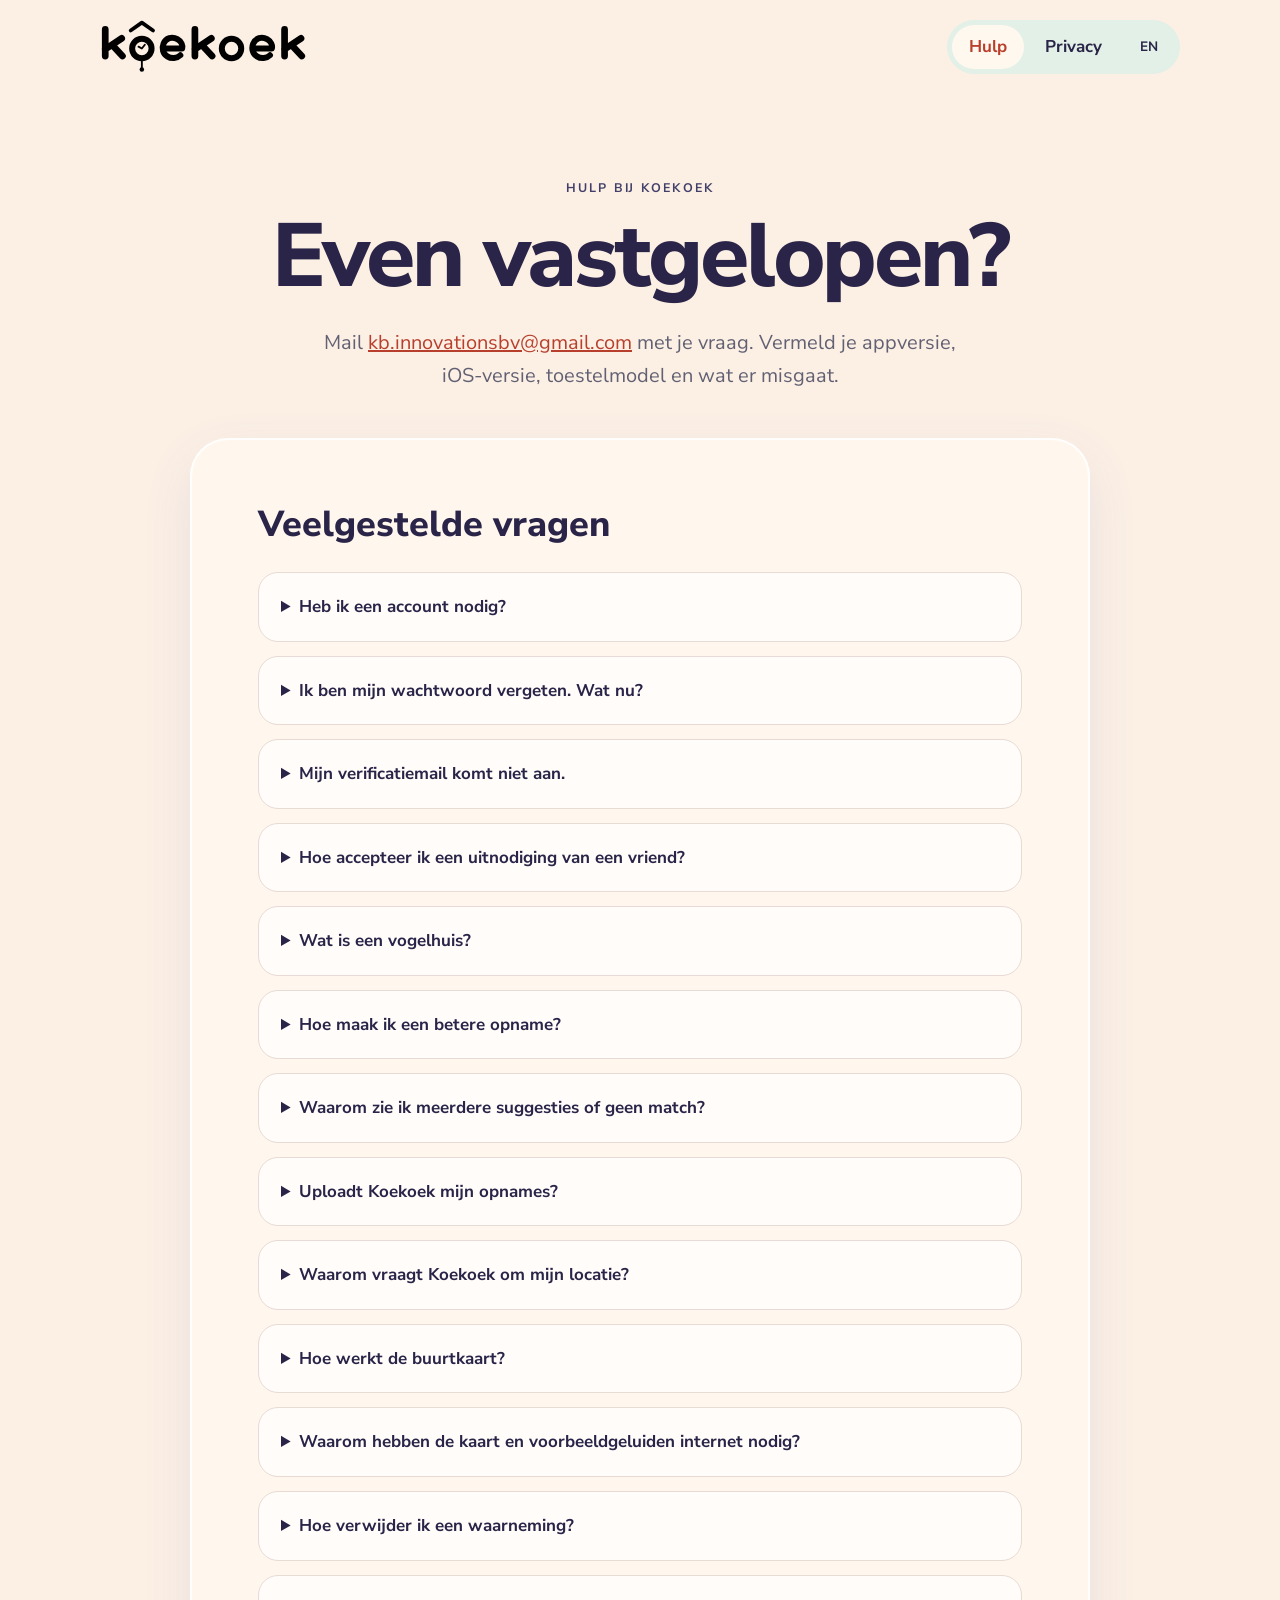
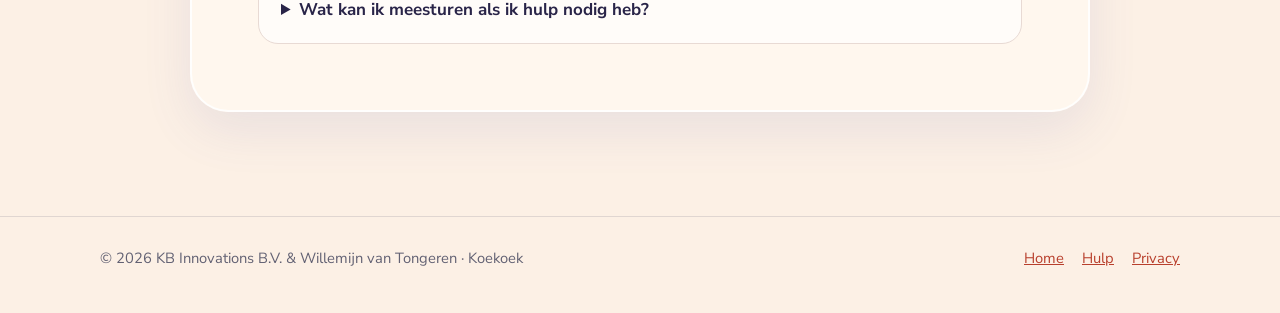
<file: nl/support/index.html>
<!doctype html>
<html lang="nl">
<head>
  <meta charset="utf-8"><meta name="viewport" content="width=device-width, initial-scale=1">
  <meta name="description" content="Hulp bij Koekoek: vogels herkennen, waarnemingen bewaren, je account, vrienden en vogelhuizen. Vind antwoorden of neem contact op."><meta name="theme-color" content="#FCF0E5">
  <title>Koekoek Hulp · Vogelherkenning, account en waarnemingen</title>
  <link rel="icon" href="../../assets/app-icon.png"><link rel="stylesheet" href="../../styles.css">
  <script src="../../locale.js" defer></script>
  <link rel="canonical" href="https://koekoekapp.com/nl/support/">
  <link rel="alternate" hreflang="en" href="https://koekoekapp.com/support/">
  <link rel="alternate" hreflang="nl" href="https://koekoekapp.com/nl/support/">
  <link rel="alternate" hreflang="x-default" href="https://koekoekapp.com/support/">
  <meta name="apple-itunes-app" content="app-id=6829680066">
  <meta name="referrer" content="strict-origin-when-cross-origin">
  <meta property="og:type" content="website">
  <meta property="og:site_name" content="Koekoek">
  <meta property="og:title" content="Koekoek Hulp · Vogelherkenning, account en waarnemingen">
  <meta property="og:description" content="Hulp bij Koekoek: vogels herkennen, waarnemingen bewaren, je account, vrienden en vogelhuizen. Vind antwoorden of neem contact op.">
  <meta property="og:url" content="https://koekoekapp.com/nl/support/">
  <meta property="og:locale" content="nl_NL">
  <meta property="og:locale:alternate" content="en_US">
  <meta property="og:image" content="https://koekoekapp.com/assets/koekoek-garden-hero.webp">
  <meta property="og:image:width" content="1536">
  <meta property="og:image:height" content="1024">
  <meta property="og:image:alt" content="Professor Koekoek en een roodborstje op een tak">
  <meta name="twitter:card" content="summary_large_image">
  <meta name="koekoek-web-analytics" content="a0ad6fab3697454eadd23d260f0ae81c">
</head>
<body>
<header class="site-header site-shell"><a class="wordmark" href="../"><img src="../../assets/koekoek-wordmark.svg" width="554" height="144" alt="Koekoek"></a><nav class="site-nav" aria-label="Hoofdnavigatie"><a href="../support/" aria-current="page">Hulp</a><a href="../privacy/">Privacy</a><a href="../../support/?lang=en" hreflang="en" lang="en" aria-label="English" title="English">EN</a></nav></header>
<main class="site-shell"><header class="page-hero"><p class="eyebrow">Hulp bij Koekoek</p><h1>Even vastgelopen?</h1><p class="lead">Mail <a href="mailto:kb.innovationsbv@gmail.com">kb.innovationsbv@gmail.com</a> met je vraag. Vermeld je appversie, iOS-versie, toestelmodel en wat er misgaat.</p></header><section class="content-card" aria-labelledby="faq-title"><h2 id="faq-title">Veelgestelde vragen</h2><div class="faq"><details><summary>Heb ik een account nodig?</summary><p>Je kunt zonder account luisteren, vogels bekijken en je eigen vogelboek bijhouden. Maak een profiel als je vrienden wilt toevoegen of bij een vogelhuis wilt horen. Microfoontoegang hoort bij de eerste installatie; locatie en delen zijn optioneel.</p></details><details><summary>Ik ben mijn wachtwoord vergeten. Wat nu?</summary><p>Kies Wachtwoord vergeten? op het inlogscherm, vul je e-mailadres in en kijk in je inbox. Controleer ook je spam. Log je in met Google of Apple? Gebruik dan dezelfde inlogknop.</p></details><details><summary>Mijn verificatiemail komt niet aan.</summary><p>Controleer het e-mailadres dat in de app staat en kijk in je spam. Je kunt de verificatiemail vanaf dat scherm opnieuw versturen. Open de link, ga terug naar Koekoek en kies Ik heb mijn e-mail bevestigd.</p></details><details><summary>Hoe accepteer ik een uitnodiging van een vriend?</summary><p>Open de uitnodigingslink en kies Open Koekoek. Log in of maak een profiel en accepteer de uitnodiging. Opent de app niet? Kopieer de code van de pagina en plak deze bij Jouw zwerm → Vrienden toevoegen. Een uitnodiging is voor één vriend en blijft zeven dagen geldig. Vraag om een nieuwe als deze verlopen of al gebruikt is.</p></details><details><summary>Wat is een vogelhuis?</summary><p>Een vogelhuis is een gedeeld plekje voor maximaal zes mensen. Jullie ontdekkingen helpen bij wekelijkse uitdagingen. Je kunt het huisje inrichten en samen vooruitgang boeken. Elk lid kiest apart of het huis mag meedoen aan de volgende weekcompetitie.</p></details><details><summary>Hoe maak ik een betere opname?</summary><p>Ga uit de buurt van verkeer en gesprekken staan, houd je telefoon uit de wind en bedek de microfoon niet. Een duidelijke vogelzang dichtbij werkt beter dan verre of overlappende geluiden.</p></details><details><summary>Waarom zie ik meerdere suggesties of geen match?</summary><p>De herkenning geeft suggesties, geen gegarandeerde wetenschappelijke determinatie. Zachte geluiden, meerdere vogels tegelijk en onbekende geluiden kunnen meerdere kandidaten of geen match opleveren.</p></details><details><summary>Uploadt Koekoek mijn opnames?</summary><p>Nee, de herkenning draait op je toestel. Nieuwe waarnemingen bewaren de gegevens en verwijderen het microfoonfragment na beoordeling. Tik je op het geluid bij een waarneming, dan hoor je een beschikbaar voorbeeldgeluid van die vogelsoort. Eventuele oudere fragmenten blijven op je toestel totdat de app ze opruimt.</p></details><details><summary>Waarom vraagt Koekoek om mijn locatie?</summary><p>Locatie op de voorgrond is optioneel. Je kunt de opnameplek bij een waarneming bewaren, zodat deze op je persoonlijke kaart verschijnt. Zonder locatietoegang kun je gewoon luisteren en de vogelgids bekijken.</p></details><details><summary>Hoe werkt de buurtkaart?</summary><p>Zet op de buurtkaart het delen van waarnemingen aan. Je ziet vogels van vandaag, gisteren en eergisteren; grotere spelden zijn recenter. Je deelt de soort, opnamedag, opnametijd tot op de minuut en onzekerheid. Oudere spelden zonder tijd tonen Tijd onbekend. Elke publieke speld staat maximaal 250 meter van de opgeslagen opnameplek. Je eigen bijdragen hebben een koraalkleurige rand. Via het tandwiel zet je delen weer uit. Als je eerder alleen de dag, maand of een grof gebied deelde, vraagt de app opnieuw toestemming voor het delen van tijdstippen.</p></details><details><summary>Waarom hebben de kaart en voorbeeldgeluiden internet nodig?</summary><p>Apple Maps kan de achtergrondkaart via internet laden. Voorbeeldgeluiden worden pas afgespeeld wanneer je op afspelen tikt en komen uit gecontroleerde bronbestanden van onder meer Wikimedia Commons, iNaturalist, de National Park Service en het Tierstimmenarchiv. Gebruiksstatistieken worden alleen na jouw toestemming naar TelemetryDeck gestuurd. Je lokale lijst met waarnemingen blijft ook zonder deze diensten beschikbaar.</p></details><details><summary>Hoe verwijder ik een waarneming?</summary><p>Open de waarneming vanuit je kaart of opgeslagen waarnemingen en kies verwijderen. Verwijder je de laatste geaccepteerde waarneming van een soort, dan krijgt die vogel in je collectie weer een silhouet.</p></details><details><summary>Wat kan ik meesturen als ik hulp nodig heb?</summary><p>Vermeld je appversie, iOS-versie, toestelmodel en de stappen waarmee het probleem ontstaat. Stuur geen privéopnames, foto’s of exacte locaties mee, tenzij we erom vragen en je ze zelf wilt delen.</p></details></div></section></main>
<footer class="site-footer"><div class="site-shell footer-row"><div>© 2026 KB Innovations B.V. &amp; Willemijn van Tongeren · Koekoek</div><div class="footer-links"><a href="../">Home</a><a href="../support/">Hulp</a><a href="../privacy/">Privacy</a></div></div></footer>
</body></html>
</file>
<file: styles.css>
@font-face {
  font-family: "Nunito Sans";
  src: url("assets/fonts/NunitoSans-ExtraBold.ttf") format("truetype");
  font-style: normal;
  font-weight: 800;
  font-display: swap;
}

@font-face {
  font-family: "Nunito Sans";
  src: url("assets/fonts/NunitoSans-Regular.ttf") format("truetype");
  font-style: normal;
  font-weight: 400;
  font-display: swap;
}

@font-face {
  font-family: "Nunito Sans";
  src: url("assets/fonts/NunitoSans-Bold.ttf") format("truetype");
  font-style: normal;
  font-weight: 700;
  font-display: swap;
}

:root {
  color-scheme: light;
  --ink: #292448;
  --muted: #626173;
  --indigo: #42406A;
  --coral: #FF806B;
  --coral-hover: #ff866c;
  --coral-dark: #b83f2c;
  --paper: #fff8ef;
  --canvas: #FCF0E5;
  --blush: #fde4d6;
  --sky: #dce7f0;
  --mint: #e2f0e7;
  --butter: #fff0c4;
  --border: #e8dad4;
  --shadow: 0 18px 50px rgba(81, 87, 174, 0.11);
}

* { box-sizing: border-box; }

html { scroll-behavior: smooth; }

body {
  min-height: 100vh;
  margin: 0;
  background-color: var(--canvas);
  color: var(--ink);
  font-family: "Nunito Sans", "Avenir Next", Avenir, system-ui, sans-serif;
  font-size: 17px;
  line-height: 1.62;
}

a { color: var(--coral-dark); }
a:hover { color: var(--indigo); }
a:focus-visible, button:focus-visible, summary:focus-visible {
  outline: 3px solid var(--indigo);
  outline-offset: 4px;
}

.site-shell {
  width: min(1080px, calc(100% - 40px));
  margin-inline: auto;
}

.site-header {
  display: flex;
  align-items: center;
  justify-content: space-between;
  gap: 24px;
  min-height: 94px;
  padding-block: 16px;
}

.wordmark,
h1,
h2,
h3 {
  font-family: "Nunito Sans", system-ui, sans-serif;
  font-weight: 800;
}

.wordmark {
  display: inline-flex;
  flex-shrink: 0;
  align-items: center;
  min-height: 44px;
  color: var(--ink);
  font-size: clamp(2rem, 4vw, 2.7rem);
  line-height: 1;
  text-decoration: none;
}

.wordmark img {
  display: block;
  width: 4.8em;
  height: auto;
}

.site-nav {
  display: flex;
  align-items: center;
  gap: 4px;
  padding: 4px;
  border: 1px solid rgba(255, 255, 255, 0.82);
  border-radius: 999px;
  background: rgba(255, 248, 239, 0.72);
  box-shadow: 0 8px 24px rgba(81, 87, 174, 0.06);
}

.site-nav a {
  min-height: 44px;
  display: inline-flex;
  align-items: center;
  padding: 8px 17px;
  border-radius: 999px;
  color: var(--ink);
  font-weight: 700;
  text-decoration: none;
}

.site-nav a:hover,
.site-nav a[aria-current="page"] {
  background: var(--paper);
  color: var(--coral-dark);
}

main { padding-bottom: 84px; }

.home-site,
.invitation-site { background: radial-gradient(ellipse at 0% 35%, #DCE7F080, transparent 42%), radial-gradient(ellipse at 100% 60%, #FFDCD380, transparent 42%), var(--canvas); }
.site-nav { background: var(--mint); border-color: var(--mint); box-shadow: none; }

.home-hero {
  display: grid;
  grid-template-columns: 1fr 1.1fr;
  align-items: center;
  gap: 16px;
  padding: clamp(36px, 6vw, 70px) 0 82px;
}
.home-hero h1 { font-size: clamp(2.8rem, 5.2vw, 4.5rem); line-height: 1.08; }
.home-hero .hero-intro { max-width: 430px; font-size: 1.125rem; margin: 24px 0 0; }
.home-hero .actions { justify-content: flex-start; align-items: center; }
.app-store-badge { display: inline-flex; flex-shrink: 0; padding: 12px; border-radius: 12px; }
.app-store-badge img { display: block; height: 48px; width: auto; }
.trademark-note { margin-top: 24px; font-size: .75rem; }
.home-illustration { display: block; width: 100%; height: auto; }
.home-site main { padding-bottom: 0; }
.home-site .site-nav { background: transparent; border: 0; }
.home-site .site-footer { margin-top: 0; }
.feature {
  display: grid;
  grid-template-columns: 1fr 1fr;
  align-items: center;
  gap: clamp(24px, 6vw, 80px);
  padding: 54px clamp(24px, 6vw, 72px);
  border-radius: 40px;
  margin-bottom: 36px;
  scroll-margin-top: 24px;
}
.feature-listen { background: #DCEBF4; }
.feature-species { background: #EEE6EF; }
.feature-map { background: var(--mint); }
.feature-copy { max-width: 400px; }
.feature-copy h2 { font-size: clamp(2rem, 3.8vw, 3rem); line-height: 1.12; letter-spacing: -.025em; }
.feature-copy p { margin: 22px 0 0; color: var(--muted); }
.feature-copy .feature-label { margin: 0 0 16px; color: var(--indigo); font-size: .85rem; font-weight: 800; }
.feature-copy .feature-detail { font-size: .95rem; }
.feature-visual { display: grid; place-items: center; position: relative; isolation: isolate; }
.feature-collection .feature-visual::before { content: ''; position: absolute; z-index: -1; width: 115%; max-width: 420px; aspect-ratio: 1; border-radius: 50%; background: var(--butter); }
.phone { width: min(246px, 100%); padding: 7px; border: 1px solid #757085; border-radius: 38px; background: #292448; box-shadow: 0 22px 36px -18px #29244860; }
.phone img { display: block; width: 100%; height: auto; border-radius: 31px; }
.phone-left { transform: rotate(-4deg); }
.phone-right { transform: rotate(4deg); }
.home-closing { max-width: 620px; margin: 80px auto 72px; text-align: center; }
.home-closing h2 { font-size: clamp(1.9rem, 4vw, 2.5rem); }
.home-closing p { color: var(--muted); margin: 22px auto; max-width: 470px; }
.home-closing a { font-weight: 700; }

.eyebrow {
  margin: 0 0 12px;
  color: var(--indigo);
  font-size: 0.78rem;
  font-weight: 700;
  letter-spacing: 0.18em;
  text-transform: uppercase;
}

h1,
h2,
h3 { margin: 0; line-height: 1.06; }

h1 {
  max-width: 920px;
  font-size: clamp(3.15rem, 8vw, 6.7rem);
  letter-spacing: -0.035em;
}

h2 { font-size: clamp(2rem, 4.5vw, 3.45rem); }
h3 { font-size: 1.45rem; }

.hero-intro,
.lead {
  max-width: 650px;
  margin: 22px auto 0;
  color: var(--muted);
  font-size: clamp(1.05rem, 2vw, 1.25rem);
}

.page-hero {
  max-width: 820px;
  margin-inline: auto;
  padding: clamp(44px, 7vw, 84px) 0 46px;
  text-align: center;
}

.page-hero h1 { font-size: clamp(3rem, 7vw, 5.8rem); }

.actions {
  display: flex;
  flex-wrap: wrap;
  justify-content: center;
  gap: 12px;
  margin-top: 30px;
}

.button {
  min-height: 56px;
  display: inline-flex;
  align-items: center;
  justify-content: center;
  padding: 12px 25px;
  border: 3px solid var(--paper);
  border-radius: 999px;
  background: var(--coral);
  color: var(--ink);
  font-weight: 700;
  text-decoration: none;
  box-shadow: 0 10px 25px rgba(184, 63, 44, 0.16);
}

.button:hover { background: var(--coral-hover); color: var(--ink); }

.invite-page { max-width: 760px; }
.invite-art { position: relative; isolation: isolate; width: min(450px, 100%); margin: 0 auto 26px; padding: 20px 0; }
.invite-art::before { content: ""; position: absolute; z-index: -1; inset: 4% 3%; background: #B9DFF7; border-radius: 46% 54% 43% 57% / 54% 46% 54% 46%; transform: rotate(-5deg); }
.invite-art::after { content: ""; position: absolute; z-index: -1; width: 72px; height: 72px; border-radius: 50%; background: #FFD978; top: 0; right: 12%; }
.invite-bird { display: block; width: min(390px, 90%); height: auto; margin: 0 auto 24px; }
.invite-art .invite-bird { margin-bottom: 0; }
.invite-page .page-hero { padding-top: 30px; }
.invite-page h1 { font-size: clamp(2.5rem, 7vw, 3.6rem); letter-spacing: -.025em; }
.invite-page .eyebrow { display: inline-block; letter-spacing: .06em; background: #FFF0C4; border-radius: 18px; padding: 8px 15px; }
.invite-page .button { border: 0; font: 800 1rem "Nunito Sans", sans-serif; padding: 15px 32px; box-shadow: none; cursor: pointer; }
.invite-help { margin: 28px 0; padding: 24px; border-radius: 24px; background: #E2F0E7; border: 1px solid #BFDCC9; text-align: left; }
.invite-help summary { cursor: pointer; font-weight: bold; padding-block: 8px; }
.invite-help code { overflow-wrap: anywhere; user-select: all; }
.invite-note { font-size: .94rem; }
[hidden] { display: none !important; }
.draft-contact { cursor: not-allowed; opacity: 0.72; pointer-events: none; }

.content-card {
  max-width: 900px;
  margin-inline: auto;
  padding: clamp(28px, 6vw, 66px);
  border: 2px solid rgba(255, 255, 255, 0.84);
  border-radius: 38px;
  background: rgba(255, 248, 239, 0.93);
  box-shadow: var(--shadow);
}

.content-card h2 {
  margin-top: 48px;
  font-size: clamp(1.7rem, 3vw, 2.25rem);
}

.content-card h2:first-child { margin-top: 0; }
.content-card p, .content-card li { color: #33344c; }
.content-card .meta { color: var(--muted); font-size: 0.93rem; }

.faq { display: grid; gap: 14px; margin-top: 28px; }
.faq details {
  padding: 20px 22px;
  border: 1px solid var(--border);
  border-radius: 20px;
  background: rgba(255, 255, 255, 0.65);
}
.faq details[open] { background: var(--blush); }
.faq summary { cursor: pointer; color: var(--ink); font-weight: 700; }
.faq details p { margin-bottom: 0; }

.site-footer {
  margin-top: 20px;
  padding: 30px 0 42px;
  border-top: 1px solid rgba(98, 97, 115, 0.18);
  color: var(--muted);
  font-size: 0.92rem;
}

.footer-row {
  display: flex;
  justify-content: space-between;
  align-items: flex-start;
  gap: 24px;
}
.footer-links { display: flex; flex-wrap: wrap; gap: 18px; }

@media (max-width: 760px) {
  body { background-attachment: scroll; }
  .site-shell { width: min(100% - 28px, 1080px); }
  .site-header { min-height: 82px; }
  .wordmark { font-size: 2.1rem; }
  .site-nav a { min-height: 42px; padding-inline: 13px; }
  .home-hero { grid-template-columns: 1fr; text-align: center; padding: 32px 0 40px; gap: 32px; }
  .home-hero h1 { font-size: clamp(2.5rem, 9.5vw, 4rem); }
  .home-hero .hero-intro { margin-inline: auto; }
  .home-hero .actions { justify-content: center; }
  .home-illustration { width: min(460px, 100%); margin: 0 auto; }
  .feature { grid-template-columns: 1fr; padding: 36px 26px 40px; gap: 32px; border-radius: 30px; margin-bottom: 20px; }
  .feature-copy { grid-row: 1; max-width: 430px; margin: auto; text-align: center; }
  .feature-visual { grid-row: 2; }
  .phone { width: 220px; }
  .feature-collection .feature-visual::before { width: 290px; max-width: 105%; }
  .home-closing { margin: 56px auto; padding-inline: 12px; }

  h1 { font-size: clamp(3rem, 15vw, 4.9rem); }
  .page-hero h1 { font-size: clamp(2.8rem, 13vw, 4.4rem); }
  .content-card { border-radius: 30px; }
  .footer-row { display: grid; }
}

@media (max-width: 440px) {
  body { font-size: 16px; }
  .site-header { align-items: flex-start; }
  .site-nav { margin-top: -2px; }
  .site-nav a { padding-inline: 11px; }
  .site-header { gap: 10px; }
  .wordmark { font-size: 1.75rem; }
  .site-nav a { padding-inline: 9px; }
}

@media (prefers-reduced-motion: reduce) {
  html { scroll-behavior: auto; }
}

.feature-house { background: var(--blush); margin-top: 36px; }
.house-art { display: block; width: 100%; height: auto; }
.site-nav a[hreflang] { font-size: .85rem; }
@media(max-width: 440px) { .site-nav a { padding-inline: 7px; font-size: .875rem; } .site-nav { gap: 0; padding: 2px; } .wordmark { font-size: 1.65rem; } .feature-house .house-art { grid-row: 2; } }

@media (max-width: 440px) {
  .wordmark img { width: 4.3em; }
}
</file>
